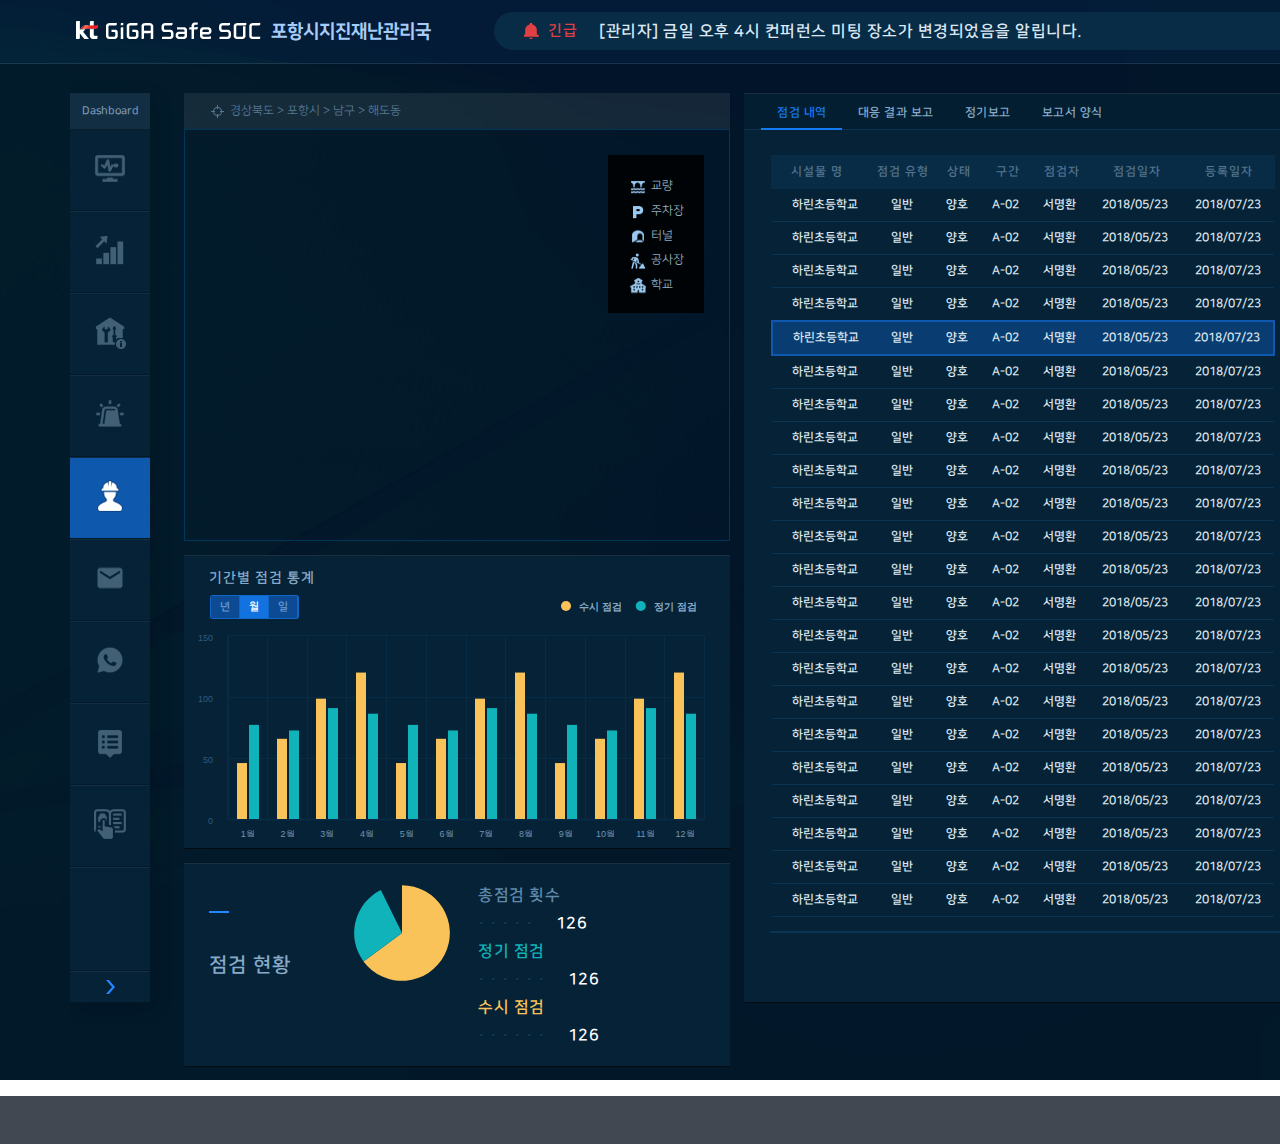
<file: check/index.html>
<!DOCTYPE html>
<html lang="ko">
<head>
	<meta http-equiv="Content-Type" content="text/html; charset=utf-8" />
	<meta http-equiv="X-UA-Compatible" content="IE=edge" />
	<meta name="keywords" content="KT" />
	<meta name="description" content="KT" />
	<title>GiGA Safe SOC</title>
	<link rel="stylesheet" href="../common/css/common.css" type="text/css">
	<link rel="stylesheet" href="./css/style.css" type="text/css">
	<link rel="stylesheet" href="../common/css/bootstrap/bootstrap.min.css" type="text/css">
	<link rel="stylesheet" href="../common/css/jquery.mCustomScrollbar.css" type="text/css">
	<link rel="stylesheet" href="../common/css/select/selectric.css" type="text/css">
	<link rel="stylesheet" href="../common/css/datepicker/jquery-ui.css" type="text/css">
	<script src="../common/js/jquery-3.3.1.min.js"></script>
	<script src="../common/js/popper.min.js"></script>
	<script src="../common/js/bootstrap.min.js"></script>
	<script src="../common/js/jquery.mCustomScrollbar.concat.min.js"></script>
	<script src="../common/js/select/jquery.selectric.js"></script>
	<script src="../common/js/marquee/jquery.marquee.min.js"></script>
	<script src="../common/js/highcharts/highcharts.js"></script>
	<script src="../common/js/datepicker/jquery-ui.js"></script>
	<script src="./js/check.js"></script>
	<script src="../common/js/main.js"></script>
</head>
<body class="body">
	<div id="wrap">
		<header id="header">
			<h1 class="logo">
				<img src="../common/img/00_logo.png" alt="KT GIGA Safe SOC 로고 이미지">
			</h1>
			<h2 class="service_nm">포항시지진재난관리국</h2>
			<div class="alert alert-dismissible fade show noti_alert" role="alert">
				<span class="emergency">긴급</span>
			  	[관리자] 금일 오후 4시 컨퍼런스 미팅 장소가 변경되었음을 알립니다.
			  <button type="button" class="close" data-dismiss="alert" aria-label="Close">
			    <span aria-hidden="true">&times;</span>
			  </button>
			</div>
			<div class="func">
				<a class="btn_admin" data-toggle="modal" data-target="#chg_admin_modal"></a>
				<a class="btn_disaster_mode" data-toggle="modal" data-target="#mode_modal"></a>
				<div class="alarm">
					<a href="#" class="alarm_popover">
						<img src="../common/img/00_GNB_icon_alram.png" alt="알람 아이콘 이미지">
						<span class="badge badge-danger alarm_badge">14</span>
					</a>
				</div>
				<div id="popover_content">
					<table class="eve_alarm_table">
						<colgroup>
							<col style="width:60px" />
							<col style="width:75px" />
							<col style="width:35px" />
							<col style="width:50px" />
							<col style="width:80px" />
							<col style="width:35px" />
						</colgroup>
						<thead>
							<tr>
								<th>시설물 명</th>
								<th>이벤트 명</th>
								<th>등급</th>
								<th>발생 위치</th>
								<th>발생일시</th>
								<th>상태</th>
							</tr>
						</thead>
					</table>
					<div class="table_box">
						<table class="eve_alarm_table">
							<colgroup>
								<col style="width:60px" />
								<col style="width:75px" />
								<col style="width:35px" />
								<col style="width:50px" />
								<col style="width:80px" />
								<col style="width:35px" />
							</colgroup>
							<tbody>
								<tr>
									<td>화태대교</td>
									<td>가속도 임계</td>
									<td>경계</td>
									<td>A-03</td>
									<td>2018/04/23</td>
									<td>발생</td>
								</tr>
								<tr>
									<td>화태대교</td>
									<td>가속도 임계</td>
									<td>경계</td>
									<td>A-03</td>
									<td>2018/04/23</td>
									<td>발생</td>
								</tr>
								<tr>
									<td>화태대교</td>
									<td>가속도 임계</td>
									<td>경계</td>
									<td>A-03</td>
									<td>2018/04/23</td>
									<td>발생</td>
								</tr>
								<tr>
									<td>화태대교</td>
									<td>가속도 임계</td>
									<td>경계</td>
									<td>A-03</td>
									<td>2018/04/23</td>
									<td>발생</td>
								</tr>
								<tr>
									<td>화태대교</td>
									<td>가속도 임계</td>
									<td>경계</td>
									<td>A-03</td>
									<td>2018/04/23</td>
									<td>발생</td>
								</tr>
								<tr>
									<td>화태대교</td>
									<td>가속도 임계</td>
									<td>경계</td>
									<td>A-03</td>
									<td>2018/04/23</td>
									<td>발생</td>
								</tr>
								<tr>
									<td>화태대교</td>
									<td>가속도 임계</td>
									<td>경계</td>
									<td>A-03</td>
									<td>2018/04/23</td>
									<td>발생</td>
								</tr>
							</tbody>
						</table>
					</div>
				</div>
				<div class="user">
					<span class="user_id">KT admin</span>
					<a class="user_state">Logout</a>
				</div>
			</div>
		</header>
		<section id="container">
			<div class="menu">
				<span class="menu_tit">Dashboard</span>
				<div id="gnb">
					<ul>
						<li class="stats_mor">
							<a href="../statistics/index.html">통계 모니터링</a>
						</li>
						<li class="rt_mor">
							<a href="../realtime/index.html">실시간 모니터링</a>
						</li>
						<li class="fa_info">
							<a href="../facility/index.html">시설물 정보</a>
						</li>
						<li class="eve_info">
							<a href="../event/index.html">이벤트 정보</a>
						</li>
						<li class="chk_info active">
							<a href="#">점검 정보</a>
						</li>
						<li class="sms_info">
							<a href="../sms/index.html">SMS 정보</a>
						</li>
						<li class="voc_info">
							<a href="../voc/index.html">VOC 정보</a>
						</li>
						<li class="noti">
							<a href="../notice/index.html">공지사항</a>
						</li>
						<li class="menual last_list">
							<a href="#">매뉴얼</a>
						</li>
					</ul>
				</div>
				<button class="show_hide_arrow"></button>
			</div>
			<div class="content_wrap">
				<div class="left_side_wrap">
					<div class="map_wrap">
						<div class="map_header">
							<p class="map_location">경상북도 > 포항시 > 남구 > 해도동</p>
							<button class="btn_show_list"></button>
						</div>
						<div class="map">
							<div class="legend">
								<ul>
									<li class="icon_bridge">교량</li>
									<li class="icon_parking">주차장</li>
									<li class="icon_tunnel">터널</li>
									<li class="icon_cons">공사장</li>
									<li class="icon_school">학교</li>
								</ul>
							</div>
						</div>
					</div>
					<div class="check_sta">
						<span class="con_tit">기간별 점검 통계</span>	
						<ul class="select_period">
							<li><button>년</button></li>
							<li><button class="active">월</button></li>
							<li><button>일</button></li>
						</ul>
						<div class="graph" id="check_graph"></div>
					</div> <!-- 기간별 점검 통계 -->
					<div class="check_status">
						<span class="tit">점검 현황</span>
						<div class="graph" id="check_status_graph"></div>
						<div class="status_data">
							<dl>
								<dt class="total">총점검 횟수</dt>
								<dd><span class="middot">&middot; &middot; &middot; &middot; &middot;</span>126</dd>
							</dl>
							<dl>
								<dt class="routine">정기 점검</dt>
								<dd><span class="middot">&middot; &middot; &middot; &middot; &middot; &middot;</span>126</dd>
							</dl>
							<dl>
								<dt class="fre">수시 점검</dt>
								<dd><span class="middot">&middot; &middot; &middot; &middot; &middot; &middot;</span>126</dd>
							</dl>
						</div>
					</div> <!-- 점검 현황 -->
				</div>
				<div class="data_wrap">
					<ul class="tab">
						<li><a href="#check" class="active">점검 내역</a></li>
						<li><a href="#action_result_report">대응 결과 보고</a></li>
						<li><a href="#routine_report">정기보고</a></li>
						<li><a href="#report_form">보고서 양식</a></li>
					</ul>
					<div class="cons">
						<div class="tab_con" id="check">
							<div class="con_left">
								<table class="chk_table">
									<colgroup>
										<col style="width:102px"/>
										<col style="width:64px"/>
										<col style="width:50px"/>
										<col style="width:50px"/>
										<col style="width:60px"/>
										<col style="width:94px"/>
										<col style="width:94px"/>
									</colgroup>
									<thead>
										<tr>
											<th>시설물 명</th>
											<th>점검 유형</th>
											<th>상태</th>
											<th>구간</th>
											<th>점검자</th>
											<th>점검일자</th>
											<th>등록일자</th>
										</tr>
									</thead>
								</table>
								<div class="table_box mCustomScrollbar">
									<table class="chk_table">
										<colgroup>
											<col style="width:102px"/>
											<col style="width:64px"/>
											<col style="width:50px"/>
											<col style="width:50px"/>
											<col style="width:60px"/>
											<col style="width:94px"/>
											<col style="width:94px"/>
										</colgroup>
										<tbody>
											<tr>
												<td>하린초등학교</td>
												<td>일반</td>
												<td>양호</td>
												<td>A-02</td>
												<td>서명환</td>
												<td>2018/05/23</td>
												<td>2018/07/23</td>
											</tr>
											<tr>
												<td>하린초등학교</td>
												<td>일반</td>
												<td>양호</td>
												<td>A-02</td>
												<td>서명환</td>
												<td>2018/05/23</td>
												<td>2018/07/23</td>
											</tr>
											<tr>
												<td>하린초등학교</td>
												<td>일반</td>
												<td>양호</td>
												<td>A-02</td>
												<td>서명환</td>
												<td>2018/05/23</td>
												<td>2018/07/23</td>
											</tr>
											<tr>
												<td>하린초등학교</td>
												<td>일반</td>
												<td>양호</td>
												<td>A-02</td>
												<td>서명환</td>
												<td>2018/05/23</td>
												<td>2018/07/23</td>
											</tr>
											<tr class="active">
												<td>하린초등학교</td>
												<td>일반</td>
												<td>양호</td>
												<td>A-02</td>
												<td>서명환</td>
												<td>2018/05/23</td>
												<td>2018/07/23</td>
											</tr>
											<tr>
												<td>하린초등학교</td>
												<td>일반</td>
												<td>양호</td>
												<td>A-02</td>
												<td>서명환</td>
												<td>2018/05/23</td>
												<td>2018/07/23</td>
											</tr>
											<tr>
												<td>하린초등학교</td>
												<td>일반</td>
												<td>양호</td>
												<td>A-02</td>
												<td>서명환</td>
												<td>2018/05/23</td>
												<td>2018/07/23</td>
											</tr>
											<tr>
												<td>하린초등학교</td>
												<td>일반</td>
												<td>양호</td>
												<td>A-02</td>
												<td>서명환</td>
												<td>2018/05/23</td>
												<td>2018/07/23</td>
											</tr>
											<tr>
												<td>하린초등학교</td>
												<td>일반</td>
												<td>양호</td>
												<td>A-02</td>
												<td>서명환</td>
												<td>2018/05/23</td>
												<td>2018/07/23</td>
											</tr>
											<tr>
												<td>하린초등학교</td>
												<td>일반</td>
												<td>양호</td>
												<td>A-02</td>
												<td>서명환</td>
												<td>2018/05/23</td>
												<td>2018/07/23</td>
											</tr>
											<tr>
												<td>하린초등학교</td>
												<td>일반</td>
												<td>양호</td>
												<td>A-02</td>
												<td>서명환</td>
												<td>2018/05/23</td>
												<td>2018/07/23</td>
											</tr>
											<tr>
												<td>하린초등학교</td>
												<td>일반</td>
												<td>양호</td>
												<td>A-02</td>
												<td>서명환</td>
												<td>2018/05/23</td>
												<td>2018/07/23</td>
											</tr>
											<tr>
												<td>하린초등학교</td>
												<td>일반</td>
												<td>양호</td>
												<td>A-02</td>
												<td>서명환</td>
												<td>2018/05/23</td>
												<td>2018/07/23</td>
											</tr>
											<tr>
												<td>하린초등학교</td>
												<td>일반</td>
												<td>양호</td>
												<td>A-02</td>
												<td>서명환</td>
												<td>2018/05/23</td>
												<td>2018/07/23</td>
											</tr>
											<tr>
												<td>하린초등학교</td>
												<td>일반</td>
												<td>양호</td>
												<td>A-02</td>
												<td>서명환</td>
												<td>2018/05/23</td>
												<td>2018/07/23</td>
											</tr>
											<tr>
												<td>하린초등학교</td>
												<td>일반</td>
												<td>양호</td>
												<td>A-02</td>
												<td>서명환</td>
												<td>2018/05/23</td>
												<td>2018/07/23</td>
											</tr>
											<tr>
												<td>하린초등학교</td>
												<td>일반</td>
												<td>양호</td>
												<td>A-02</td>
												<td>서명환</td>
												<td>2018/05/23</td>
												<td>2018/07/23</td>
											</tr>
											<tr>
												<td>하린초등학교</td>
												<td>일반</td>
												<td>양호</td>
												<td>A-02</td>
												<td>서명환</td>
												<td>2018/05/23</td>
												<td>2018/07/23</td>
											</tr>
											<tr>
												<td>하린초등학교</td>
												<td>일반</td>
												<td>양호</td>
												<td>A-02</td>
												<td>서명환</td>
												<td>2018/05/23</td>
												<td>2018/07/23</td>
											</tr>
											<tr>
												<td>하린초등학교</td>
												<td>일반</td>
												<td>양호</td>
												<td>A-02</td>
												<td>서명환</td>
												<td>2018/05/23</td>
												<td>2018/07/23</td>
											</tr>
											<tr>
												<td>하린초등학교</td>
												<td>일반</td>
												<td>양호</td>
												<td>A-02</td>
												<td>서명환</td>
												<td>2018/05/23</td>
												<td>2018/07/23</td>
											</tr>
											<tr>
												<td>하린초등학교</td>
												<td>일반</td>
												<td>양호</td>
												<td>A-02</td>
												<td>서명환</td>
												<td>2018/05/23</td>
												<td>2018/07/23</td>
											</tr>
											<tr>
												<td>하린초등학교</td>
												<td>일반</td>
												<td>양호</td>
												<td>A-02</td>
												<td>서명환</td>
												<td>2018/05/23</td>
												<td>2018/07/23</td>
											</tr>
											<tr>
												<td>하린초등학교</td>
												<td>일반</td>
												<td>양호</td>
												<td>A-02</td>
												<td>서명환</td>
												<td>2018/05/23</td>
												<td>2018/07/23</td>
											</tr>
											<tr>
												<td>하린초등학교</td>
												<td>일반</td>
												<td>양호</td>
												<td>A-02</td>
												<td>서명환</td>
												<td>2018/05/23</td>
												<td>2018/07/23</td>
											</tr>
											<tr>
												<td>하린초등학교</td>
												<td>일반</td>
												<td>양호</td>
												<td>A-02</td>
												<td>서명환</td>
												<td>2018/05/23</td>
												<td>2018/07/23</td>
											</tr>
										</tbody>
									</table>
								</div>
							</div>
							<div class="con_right">
								<div class="check_info_wrap">
									<div class="tit_box">
										<span>점검 정보_은빈대교</span>
									</div>
									<table class="form_table">
										<colgroup>
											<col style="width:88px"/>
											<col style="width:159px"/>
											<col style="width:88px"/>
											<col style="width:159px"/>
										</colgroup>
										<tbody>
											<tr>
												<th>점검자</th>
												<td><input type="text"></td>
												<th>점검일자</th>
												<td><input type="text"></td>
											</tr>
											<tr>
												<th>점검유형</th>
												<td>
													<select>
														<option value="유형 1" selected="selected">유형 1</option>
														<option value="유형 2">유형 2</option>
													</select>
												</td>
												<th>점검사유</th>
												<td><input type="text"></td>
											</tr>
											<tr>
												<th>시설유형</th>
												<td><input type="text"></td>
												<th>시설명</th>
												<td><input type="text"></td>
											</tr>
											<tr>
												<th>센서</th>
												<td colspan="3"><input type="text"></td>
											</tr>
											<tr>
												<th>위치</th>
												<td colspan="3"><input type="text"></td>
											</tr>
											<tr>
												<th>서식종류</th>
												<td colspan="3">
													<select>
														<option value="서식종류 1" selected="selected">서식종류 1</option>
														<option value="서식종류 2">서식종류 2</option>
													</select>
												</td>
											</tr>
										</tbody>
									</table>
								</div>
								<div class="check_items_wrap">
									<div class="tit_box">
										<span>점검 항목_A-02</span>
									</div>
									<div class="check_items">
										<ul>
											<li>
												<p class="item_tit">1. 상부 과다하중에 의한 처짐 상태가 양호한가?</p>
												<div class="radio_wrap">
													<label for="item01-1">
														<input type="radio" name="item01" id="item01-1">
														정상
													</label>
													<label for="item01-2">
														<input type="radio" name="item01" id="item01-2">
														비정상
													</label>
													<label for="item01-3">
														<input type="radio" name="item01" id="item01-3">
														점검 필요
													</label>
													<div class="item_etc">
														<label for="item01-4" class="mgr0">
															<input type="radio" name="item01" id="item01-4">
															기타
														</label>
														<input type="text" class="input">
													</div>
												</div>
											</li>
											<li>
												<p class="item_tit">2. 기둥 및 벽채 마감제 규열상태는 양호한가?</p>
												<div class="radio_wrap">
													<label for="item02-1">
														<input type="radio" name="item02" id="item02-1">
														정상
													</label>
													<label for="item02-2">
														<input type="radio" name="item02" id="item02-2">
														비정상
													</label>
													<label for="item02-3">
														<input type="radio" name="item02" id="item02-3">
														점검 필요
													</label>
													<div class="item_etc">
														<label for="item02-4" class="mgr0">
															<input type="radio" name="item02" id="item02-4">
															기타
														</label>
														<input type="text" class="input">
													</div>
												</div>
											</li>
											<li>
												<p class="item_tit">3. 지붕 배수로 부분 물고임, 누수현상은 없는가?</p>
												<div class="radio_wrap">
													<label for="item03-1">
														<input type="radio" name="item01" id="item03-1">
														정상
													</label>
													<label for="item03-2">
														<input type="radio" name="item01" id="item03-2">
														비정상
													</label>
													<label for="item03-3">
														<input type="radio" name="item01" id="item03-3">
														점검 필요
													</label>
													<div class="item_etc">
														<label for="item03-4" class="mgr0">
															<input type="radio" name="item03" id="item03-4">
															기타
														</label>
														<input type="text" class="input">
													</div>
												</div>
											</li>
											<li>
												<p class="item_tit">4. 배수 시설 상태는 양호한가?</p>
												<div class="radio_wrap">
													<label for="item04-1">
														<input type="radio" name="item04" id="item04-1">
														정상
													</label>
													<label for="item04-2">
														<input type="radio" name="item04" id="item04-2">
														비정상
													</label>
													<label for="item04-3">
														<input type="radio" name="item04" id="item04-3">
														점검 필요
													</label>
													<div class="item_etc">
														<label for="item04-4" class="mgr0">
															<input type="radio" name="item04" id="item04-4">
															기타
														</label>
														<input type="text" class="input">
													</div>
												</div>
											</li>
											<li>
												<p class="item_tit">5. 균열이 발생한 곳이 있는가? 있다면 기타에 체크 후 수치를 적어주십시오.</p>
												<div class="radio_wrap">
													<label for="item05-1">
														<input type="radio" name="item05" id="item05-1">
														정상
													</label>
													<label for="item05-2">
														<input type="radio" name="item05" id="item05-2">
														비정상
													</label>
													<label for="item05-3">
														<input type="radio" name="item05" id="item05-3">
														점검 필요
													</label>
													<div class="item_etc">
														<label for="item05-4" class="mgr0">
															<input type="radio" name="item05" id="item05-4">
															기타
														</label>
														<input type="text" class="input">
													</div>
												</div>
											</li>
											<li>
												<p class="item_tit">6. 철근 및 상면 부식으로 인한 콘크리트 상태는 보수가 필요한가?</p>
												<div class="radio_wrap">
													<label for="item06-1">
														<input type="radio" name="item06" id="item06-1">
														정상
													</label>
													<label for="item06-2">
														<input type="radio" name="item06" id="item06-2">
														비정상
													</label>
													<label for="item06-3">
														<input type="radio" name="item06" id="item06-3">
														점검 필요
													</label>
													<div class="item_etc">
														<label for="item06-4" class="mgr0">
															<input type="radio" name="item06" id="item06-4">
															기타
														</label>
														<input type="text" class="input">
													</div>
												</div>
											</li>
										</ul>
									</div>
								</div>
							</div>
						</div> <!-- 점검 내역 -->
						<div class="tab_con" id="action_result_report">
							<div class="con_left">
								<table class="chk_table">
									<colgroup>
										<col style="width:122px"/>
										<col style="width:78px"/>
										<col style="width:68px"/>
										<col style="width:94px"/>
										<col style="width:48px"/>
										<col style="width:84px"/>
									</colgroup>
									<thead>
										<tr>
											<th>보고서 No.</th>
											<th>이벤트 명</th>
											<th>시설물 명</th>
											<th>보고서 제목</th>
											<th>작성자</th>
											<th>보고일</th>
										</tr>
									</thead>
								</table>
								<div class="table_box mCustomScrollbar">
									<table class="chk_table">
										<colgroup>
											<col style="width:122px"/>
											<col style="width:78px"/>
											<col style="width:68px"/>
											<col style="width:94px"/>
											<col style="width:48px"/>
											<col style="width:84px"/>
										</colgroup>
										<tbody>
											<tr>
												<td>BR-20180707-1</td>
												<td>가속도 임계</td>
												<td>은빈대교</td>
												<td>이벤트 대응 완료</td>
												<td>서명환</td>
												<td>2018/05/23</td>
											</tr>
											<tr>
												<td>BR-20180707-1</td>
												<td>가속도 임계</td>
												<td>은빈대교</td>
												<td>이벤트 대응 완료</td>
												<td>서명환</td>
												<td>2018/05/23</td>
											</tr>
											<tr>
												<td>BR-20180707-1</td>
												<td>가속도 임계</td>
												<td>은빈대교</td>
												<td>이벤트 대응 완료</td>
												<td>서명환</td>
												<td>2018/05/23</td>
											</tr>
											<tr>
												<td>BR-20180707-1</td>
												<td>가속도 임계</td>
												<td>은빈대교</td>
												<td>이벤트 대응 완료</td>
												<td>서명환</td>
												<td>2018/05/23</td>
											</tr>
											<tr>
												<td>BR-20180707-1</td>
												<td>가속도 임계</td>
												<td>은빈대교</td>
												<td>이벤트 대응 완료</td>
												<td>서명환</td>
												<td>2018/05/23</td>
											</tr>
											<tr>
												<td>BR-20180707-1</td>
												<td>가속도 임계</td>
												<td>은빈대교</td>
												<td>이벤트 대응 완료</td>
												<td>서명환</td>
												<td>2018/05/23</td>
											</tr>
											<tr class="active">
												<td>BR-20180707-1</td>
												<td>가속도 임계</td>
												<td>은빈대교</td>
												<td>이벤트 대응 완료</td>
												<td>서명환</td>
												<td>2018/05/23</td>
											</tr>
											<tr>
												<td>BR-20180707-1</td>
												<td>가속도 임계</td>
												<td>은빈대교</td>
												<td>이벤트 대응 완료</td>
												<td>서명환</td>
												<td>2018/05/23</td>
											</tr>
											<tr>
												<td>BR-20180707-1</td>
												<td>가속도 임계</td>
												<td>은빈대교</td>
												<td>이벤트 대응 완료</td>
												<td>서명환</td>
												<td>2018/05/23</td>
											</tr>
											<tr>
												<td>BR-20180707-1</td>
												<td>가속도 임계</td>
												<td>은빈대교</td>
												<td>이벤트 대응 완료</td>
												<td>서명환</td>
												<td>2018/05/23</td>
											</tr><tr>
												<td>BR-20180707-1</td>
												<td>가속도 임계</td>
												<td>은빈대교</td>
												<td>이벤트 대응 완료</td>
												<td>서명환</td>
												<td>2018/05/23</td>
											</tr>
											<tr>
												<td>BR-20180707-1</td>
												<td>가속도 임계</td>
												<td>은빈대교</td>
												<td>이벤트 대응 완료</td>
												<td>서명환</td>
												<td>2018/05/23</td>
											</tr>
											<tr>
												<td>BR-20180707-1</td>
												<td>가속도 임계</td>
												<td>은빈대교</td>
												<td>이벤트 대응 완료</td>
												<td>서명환</td>
												<td>2018/05/23</td>
											</tr>
											<tr>
												<td>BR-20180707-1</td>
												<td>가속도 임계</td>
												<td>은빈대교</td>
												<td>이벤트 대응 완료</td>
												<td>서명환</td>
												<td>2018/05/23</td>
											</tr>
											<tr>
												<td>BR-20180707-1</td>
												<td>가속도 임계</td>
												<td>은빈대교</td>
												<td>이벤트 대응 완료</td>
												<td>서명환</td>
												<td>2018/05/23</td>
											</tr>
											<tr>
												<td>BR-20180707-1</td>
												<td>가속도 임계</td>
												<td>은빈대교</td>
												<td>이벤트 대응 완료</td>
												<td>서명환</td>
												<td>2018/05/23</td>
											</tr>
											<tr>
												<td>BR-20180707-1</td>
												<td>가속도 임계</td>
												<td>은빈대교</td>
												<td>이벤트 대응 완료</td>
												<td>서명환</td>
												<td>2018/05/23</td>
											</tr>
											<tr>
												<td>BR-20180707-1</td>
												<td>가속도 임계</td>
												<td>은빈대교</td>
												<td>이벤트 대응 완료</td>
												<td>서명환</td>
												<td>2018/05/23</td>
											</tr>
											<tr>
												<td>BR-20180707-1</td>
												<td>가속도 임계</td>
												<td>은빈대교</td>
												<td>이벤트 대응 완료</td>
												<td>서명환</td>
												<td>2018/05/23</td>
											</tr>
											<tr>
												<td>BR-20180707-1</td>
												<td>가속도 임계</td>
												<td>은빈대교</td>
												<td>이벤트 대응 완료</td>
												<td>서명환</td>
												<td>2018/05/23</td>
											</tr>
											<tr>
												<td>BR-20180707-1</td>
												<td>가속도 임계</td>
												<td>은빈대교</td>
												<td>이벤트 대응 완료</td>
												<td>서명환</td>
												<td>2018/05/23</td>
											</tr>
											<tr>
												<td>BR-20180707-1</td>
												<td>가속도 임계</td>
												<td>은빈대교</td>
												<td>이벤트 대응 완료</td>
												<td>서명환</td>
												<td>2018/05/23</td>
											</tr>
											<tr>
												<td>BR-20180707-1</td>
												<td>가속도 임계</td>
												<td>은빈대교</td>
												<td>이벤트 대응 완료</td>
												<td>서명환</td>
												<td>2018/05/23</td>
											</tr>
											<tr>
												<td>BR-20180707-1</td>
												<td>가속도 임계</td>
												<td>은빈대교</td>
												<td>이벤트 대응 완료</td>
												<td>서명환</td>
												<td>2018/05/23</td>
											</tr>
											<tr>
												<td>BR-20180707-1</td>
												<td>가속도 임계</td>
												<td>은빈대교</td>
												<td>이벤트 대응 완료</td>
												<td>서명환</td>
												<td>2018/05/23</td>
											</tr>
											<tr>
												<td>BR-20180707-1</td>
												<td>가속도 임계</td>
												<td>은빈대교</td>
												<td>이벤트 대응 완료</td>
												<td>서명환</td>
												<td>2018/05/23</td>
											</tr>
											<tr>
												<td>BR-20180707-1</td>
												<td>가속도 임계</td>
												<td>은빈대교</td>
												<td>이벤트 대응 완료</td>
												<td>서명환</td>
												<td>2018/05/23</td>
											</tr>
										</tbody>
									</table>
								</div>
							</div>
							<div class="con_right">
								<div class="result_wrap">
									<div class="tit_box">
										<span>이벤트 결과 보고서</span>
									</div>
									<table class="form_table btm_style">
										<colgroup>
											<col style="width:88px"/>
											<col style="width:159px"/>
											<col style="width:88px"/>
											<col style="width:159px"/>
										</colgroup>
										<tbody>
											<tr>
												<th>보고 이벤트</th>
												<td colspan="3">
													<div class="input-group">
													  <input type="text" class="form-control">
													  <div class="input-group-append">
													    <span class="input-group-text" data-toggle="modal" data-target="#event_search_modal"></span>
													  </div>
													</div>
												</td>
											</tr>
											<tr>
												<th>작성자</th>
												<td><input type="text"></td>
												<th>작성일</th>
												<td><input type="text"></td>
											</tr>
											<tr>
												<th>보고서 No</th>
												<td colspan="3"><input type="text"></td>
											</tr>
										</tbody>
									</table>
									<table class="form_table">
										<colgroup>
											<col style="width:88px"/>
											<col style="width:159px"/>
											<col style="width:88px"/>
											<col style="width:159px"/>
										</colgroup>
										<tbody>
											<tr>
												<th>제목</th>
												<td colspan="3" class="colspan"><input type="text"></td>
											</tr>
											<tr>
												<th>유형</th>
												<td><input type="text"></td>
												<th>시설물 명</th>
												<td><input type="text"></td>
											</tr>
											<tr>
												<th>발생일자</th>
												<td><input type="text"></td>
												<th>센서 종류</th>
												<td><input type="text"></td>
											</tr>
											<tr>
												<th>발생 구간</th>
												<td colspan="3" class="colspan"><input type="text"></td>
											</tr>
											<tr>
												<th>장애 내용</th>
												<td colspan="3" class="colspan"><textarea cols="30" rows="10"></textarea></td>
											</tr>
											<tr>
												<th>참고 자료</th>
												<td colspan="3" class="colspan"><input type="text"></td>
											</tr>
										</tbody>
									</table>
								</div>
								<div class="check_items_wrap">
								</div>
							</div>
						</div> <!-- 대응 결과 보고 -->
						<div class="tab_con" id="routine_report">
							<div class="con_left">
								<table class="chk_table">
									<colgroup>
										<col style="width:131px"/>
										<col style="width:78px"/>
										<col style="width:132px"/>
										<col style="width:54px"/>
										<col style="width:109px"/>
									</colgroup>
									<thead>
										<tr>
											<th>보고서 No.</th>
											<th>보고 유형</th>
											<th>보고서 제목</th>
											<th>작성자</th>
											<th>보고일</th>
										</tr>
									</thead>
								</table>
								<div class="table_box mCustomScrollbar">
									<table class="chk_table">
										<colgroup>
											<col style="width:131px"/>
											<col style="width:78px"/>
											<col style="width:132px"/>
											<col style="width:54px"/>
											<col style="width:109px"/>
										</colgroup>
										<tbody>
											<tr>
												<td>BR-20180707-1</td>
												<td>월간 보고</td>
												<td>이벤트 대응 완료</td>
												<td>서명환</td>
												<td>2018/05/23</td>
											</tr>
											<tr>
												<td>BR-20180707-1</td>
												<td>월간 보고</td>
												<td>이벤트 대응 완료</td>
												<td>서명환</td>
												<td>2018/05/23</td>
											</tr>
											<tr>
												<td>BR-20180707-1</td>
												<td>월간 보고</td>
												<td>이벤트 대응 완료</td>
												<td>서명환</td>
												<td>2018/05/23</td>
											</tr>
											<tr>
												<td>BR-20180707-1</td>
												<td>월간 보고</td>
												<td>이벤트 대응 완료</td>
												<td>서명환</td>
												<td>2018/05/23</td>
											</tr>
											<tr>
												<td>BR-20180707-1</td>
												<td>월간 보고</td>
												<td>이벤트 대응 완료</td>
												<td>서명환</td>
												<td>2018/05/23</td>
											</tr>
											<tr>
												<td>BR-20180707-1</td>
												<td>월간 보고</td>
												<td>이벤트 대응 완료</td>
												<td>서명환</td>
												<td>2018/05/23</td>
											</tr><tr>
												<td>BR-20180707-1</td>
												<td>월간 보고</td>
												<td>이벤트 대응 완료</td>
												<td>서명환</td>
												<td>2018/05/23</td>
											</tr>
											<tr>
												<td>BR-20180707-1</td>
												<td>월간 보고</td>
												<td>이벤트 대응 완료</td>
												<td>서명환</td>
												<td>2018/05/23</td>
											</tr>
											<tr>
												<td>BR-20180707-1</td>
												<td>월간 보고</td>
												<td>이벤트 대응 완료</td>
												<td>서명환</td>
												<td>2018/05/23</td>
											</tr>
											<tr>
												<td>BR-20180707-1</td>
												<td>월간 보고</td>
												<td>이벤트 대응 완료</td>
												<td>서명환</td>
												<td>2018/05/23</td>
											</tr>
											<tr>
												<td>BR-20180707-1</td>
												<td>월간 보고</td>
												<td>이벤트 대응 완료</td>
												<td>서명환</td>
												<td>2018/05/23</td>
											</tr>
											<tr>
												<td>BR-20180707-1</td>
												<td>월간 보고</td>
												<td>이벤트 대응 완료</td>
												<td>서명환</td>
												<td>2018/05/23</td>
											</tr>
											<tr>
												<td>BR-20180707-1</td>
												<td>월간 보고</td>
												<td>이벤트 대응 완료</td>
												<td>서명환</td>
												<td>2018/05/23</td>
											</tr>
											<tr>
												<td>BR-20180707-1</td>
												<td>월간 보고</td>
												<td>이벤트 대응 완료</td>
												<td>서명환</td>
												<td>2018/05/23</td>
											</tr>
											<tr>
												<td>BR-20180707-1</td>
												<td>월간 보고</td>
												<td>이벤트 대응 완료</td>
												<td>서명환</td>
												<td>2018/05/23</td>
											</tr>
											<tr>
												<td>BR-20180707-1</td>
												<td>월간 보고</td>
												<td>이벤트 대응 완료</td>
												<td>서명환</td>
												<td>2018/05/23</td>
											</tr>
											<tr>
												<td>BR-20180707-1</td>
												<td>월간 보고</td>
												<td>이벤트 대응 완료</td>
												<td>서명환</td>
												<td>2018/05/23</td>
											</tr>
											<tr>
												<td>BR-20180707-1</td>
												<td>월간 보고</td>
												<td>이벤트 대응 완료</td>
												<td>서명환</td>
												<td>2018/05/23</td>
											</tr>
											<tr>
												<td>BR-20180707-1</td>
												<td>월간 보고</td>
												<td>이벤트 대응 완료</td>
												<td>서명환</td>
												<td>2018/05/23</td>
											</tr>
											<tr>
												<td>BR-20180707-1</td>
												<td>월간 보고</td>
												<td>이벤트 대응 완료</td>
												<td>서명환</td>
												<td>2018/05/23</td>
											</tr>
											<tr>
												<td>BR-20180707-1</td>
												<td>월간 보고</td>
												<td>이벤트 대응 완료</td>
												<td>서명환</td>
												<td>2018/05/23</td>
											</tr>
											<tr>
												<td>BR-20180707-1</td>
												<td>월간 보고</td>
												<td>이벤트 대응 완료</td>
												<td>서명환</td>
												<td>2018/05/23</td>
											</tr>
											<tr>
												<td>BR-20180707-1</td>
												<td>월간 보고</td>
												<td>이벤트 대응 완료</td>
												<td>서명환</td>
												<td>2018/05/23</td>
											</tr>
											<tr>
												<td>BR-20180707-1</td>
												<td>월간 보고</td>
												<td>이벤트 대응 완료</td>
												<td>서명환</td>
												<td>2018/05/23</td>
											</tr>
											<tr>
												<td>BR-20180707-1</td>
												<td>월간 보고</td>
												<td>이벤트 대응 완료</td>
												<td>서명환</td>
												<td>2018/05/23</td>
											</tr>
											<tr>
												<td>BR-20180707-1</td>
												<td>월간 보고</td>
												<td>이벤트 대응 완료</td>
												<td>서명환</td>
												<td>2018/05/23</td>
											</tr>
										</tbody>
									</table>
								</div>
							</div>
							<div class="con_right">
								<div class="result_wrap routine_report">
									<div class="tit_box">
										<span>정기 보고서</span>
									</div>
									<table class="form_table">
										<colgroup>
											<col style="width:88px"/>
											<col style="width:159px"/>
											<col style="width:88px"/>
											<col style="width:159px"/>
										</colgroup>
										<tbody>
											<tr>
												<th>보고서 No</th>
												<td colspan="3"><input type="text"></td>
											</tr>
											<tr>
												<th>작성자</th>
												<td><input type="text"></td>
												<th>작성일</th>
												<td><input type="text"></td>
											</tr>
											<tr>
												<th>보고 유형</th>
												<td colspan="3"><input type="text"></td>
											</tr>
											<tr>
												<th>안전등급</th>
												<td colspan="3" class="colspan">
													<select>
														<option value="A 등급" selected="selected">A 등급</option>
														<option value="B 등급">B 등급</option>
														<option value="C 등급">C 등급</option>
														<option value="D 등급">D 등급</option>
														<option value="E 등급">E 등급</option>
													</select>
												</td>
											</tr>
											<tr>
												<th>제목</th>
												<td colspan="3" class="colspan"><input type="text"></td>
											</tr>
											<tr>
												<th>내용</th>
												<td colspan="3" class="colspan"><textarea cols="30" rows="10"></textarea></td>
											</tr>
											<tr>
												<th>참고 자료</th>
												<td colspan="3">
													<div class="input-group">
													  <input type="text" class="form-control" readonly>
													  <div class="input-group-append">
													    <span class="input-group-text upload" id="basic-addon2"></span>
													  </div>
													</div>
												</td>
											</tr>
										</tbody>
									</table>
								</div>
							</div>
						</div> <!-- 정기 보고 -->
						<button class="btn_confirm">확인</button>
					</div> <!-- class="cons" -->
				</div>
			</div>
			<div class="modal fade" id="event_search_modal">
				<div class="modal-dialog">
				    <div class="modal-content">
				      <div class="modal-body">
				      	<span class="tit">보고 이벤트 검색</span>
				      	<div class="search_box">
				      		<label>시설물 명</label>
				      		<select id="select_box">
								<option value="전체1">전체 1</option>
								<option value="전체2">전체 2</option>
							</select>
							<label>발생 일시</label>
				      		<div class="calendar">
								<label class="label_from">From</label>
								<input type="text" class="from" name="from">
								<span class="calendar_icon"></span>
								<label>~</label>
								<input type="text" class="to" name="to">
								<span class="calendar_icon"></span>
							</div>
							<button class="btn_search"></button>
				      	</div>
				        <table class="eve_table">
				        	<colgroup>
				        		<col style="width:48px" />
				        		<col style="width:78px" />
				        		<col style="width:64px" />
				        		<col style="width:100px" />
				        		<col style="width:80px" />
				        		<col style="width:48px" />
				        		<col style="width:72px" />
				        		<col style="width:146px" />
				        		<col style="width:146px" />
				        	</colgroup>
				        	<thead>
				        		<tr>
				        			<th>No.</th>
				        			<th>이벤트</th>
				        			<th>지역</th>
				        			<th>시설물 명</th>
				        			<th>센서 종류</th>
				        			<th>상태</th>
				        			<th>발생 위치</th>
				        			<th>발생 일시</th>
				        			<th>처리 완료 일시</th>
				        		</tr>
				        	</thead>
				        </table>
				        <div class="table_box mCustomScrollbar">
				        	<table class="eve_table">
				        		<colgroup>
				        			<col style="width:48px" />
					        		<col style="width:78px" />
					        		<col style="width:64px" />
					        		<col style="width:100px" />
					        		<col style="width:80px" />
					        		<col style="width:48px" />
					        		<col style="width:72px" />
					        		<col style="width:146px" />
					        		<col style="width:146px" />
				        		</colgroup>
				        		<tbody>
				        			<tr>
				        				<td>1</td>
				        				<td>가속도 C 등급</td>
				        				<td>포항시 북구</td>
				        				<td>흥해초등학교</td>
				        				<td>광1축 가속계</td>
				        				<td>경계</td>
				        				<td>A-01</td>
				        				<td>2018/09/24 10:50:35</td>
				        				<td>2018/09/24 10:50:35</td>
				        			</tr>
				        			<tr>
				        				<td>1</td>
				        				<td>가속도 C 등급</td>
				        				<td>포항시 북구</td>
				        				<td>흥해초등학교</td>
				        				<td>광1축 가속계</td>
				        				<td>경계</td>
				        				<td>A-01</td>
				        				<td>2018/09/24 10:50:35</td>
				        				<td>2018/09/24 10:50:35</td>
				        			</tr>
				        			<tr>
				        				<td>1</td>
				        				<td>가속도 C 등급</td>
				        				<td>포항시 북구</td>
				        				<td>흥해초등학교</td>
				        				<td>광1축 가속계</td>
				        				<td>경계</td>
				        				<td>A-01</td>
				        				<td>2018/09/24 10:50:35</td>
				        				<td>2018/09/24 10:50:35</td>
				        			</tr>
				        			<tr>
				        				<td>1</td>
				        				<td>가속도 C 등급</td>
				        				<td>포항시 북구</td>
				        				<td>흥해초등학교</td>
				        				<td>광1축 가속계</td>
				        				<td>경계</td>
				        				<td>A-01</td>
				        				<td>2018/09/24 10:50:35</td>
				        				<td>2018/09/24 10:50:35</td>
				        			</tr>
				        			<tr>
				        				<td>1</td>
				        				<td>가속도 C 등급</td>
				        				<td>포항시 북구</td>
				        				<td>흥해초등학교</td>
				        				<td>광1축 가속계</td>
				        				<td>경계</td>
				        				<td>A-01</td>
				        				<td>2018/09/24 10:50:35</td>
				        				<td>2018/09/24 10:50:35</td>
				        			</tr>
				        			<tr>
				        				<td>1</td>
				        				<td>가속도 C 등급</td>
				        				<td>포항시 북구</td>
				        				<td>흥해초등학교</td>
				        				<td>광1축 가속계</td>
				        				<td>경계</td>
				        				<td>A-01</td>
				        				<td>2018/09/24 10:50:35</td>
				        				<td>2018/09/24 10:50:35</td>
				        			</tr>
				        			<tr>
				        				<td>1</td>
				        				<td>가속도 C 등급</td>
				        				<td>포항시 북구</td>
				        				<td>흥해초등학교</td>
				        				<td>광1축 가속계</td>
				        				<td>경계</td>
				        				<td>A-01</td>
				        				<td>2018/09/24 10:50:35</td>
				        				<td>2018/09/24 10:50:35</td>
				        			</tr>
				        			<tr>
				        				<td>1</td>
				        				<td>가속도 C 등급</td>
				        				<td>포항시 북구</td>
				        				<td>흥해초등학교</td>
				        				<td>광1축 가속계</td>
				        				<td>경계</td>
				        				<td>A-01</td>
				        				<td>2018/09/24 10:50:35</td>
				        				<td>2018/09/24 10:50:35</td>
				        			</tr>
				        			<tr>
				        				<td>1</td>
				        				<td>가속도 C 등급</td>
				        				<td>포항시 북구</td>
				        				<td>흥해초등학교</td>
				        				<td>광1축 가속계</td>
				        				<td>경계</td>
				        				<td>A-01</td>
				        				<td>2018/09/24 10:50:35</td>
				        				<td>2018/09/24 10:50:35</td>
				        			</tr>
				        			<tr>
				        				<td>1</td>
				        				<td>가속도 C 등급</td>
				        				<td>포항시 북구</td>
				        				<td>흥해초등학교</td>
				        				<td>광1축 가속계</td>
				        				<td>경계</td>
				        				<td>A-01</td>
				        				<td>2018/09/24 10:50:35</td>
				        				<td>2018/09/24 10:50:35</td>
				        			</tr>
				        			<tr>
				        				<td>1</td>
				        				<td>가속도 C 등급</td>
				        				<td>포항시 북구</td>
				        				<td>흥해초등학교</td>
				        				<td>광1축 가속계</td>
				        				<td>경계</td>
				        				<td>A-01</td>
				        				<td>2018/09/24 10:50:35</td>
				        				<td>2018/09/24 10:50:35</td>
				        			</tr>
				        			<tr>
				        				<td>1</td>
				        				<td>가속도 C 등급</td>
				        				<td>포항시 북구</td>
				        				<td>흥해초등학교</td>
				        				<td>광1축 가속계</td>
				        				<td>경계</td>
				        				<td>A-01</td>
				        				<td>2018/09/24 10:50:35</td>
				        				<td>2018/09/24 10:50:35</td>
				        			</tr>
				        			<tr>
				        				<td>1</td>
				        				<td>가속도 C 등급</td>
				        				<td>포항시 북구</td>
				        				<td>흥해초등학교</td>
				        				<td>광1축 가속계</td>
				        				<td>경계</td>
				        				<td>A-01</td>
				        				<td>2018/09/24 10:50:35</td>
				        				<td>2018/09/24 10:50:35</td>
				        			</tr>
				        		</tbody>
				        	</table>
				        </div>
				      </div>
				      <div class="modal-footer">
				        <button type="button" class="btn_input closeModal">입력</button>
				      </div>
				    </div>
				</div>
			</div> <!-- 보고 이벤트 검색 팝업 -->
			<div class="modal fade pop_style" id="mode_modal" tabindex="-1" role="dialog" aria-hidden="true">
				<div class="modal-dialog" role="document">
				  	<div class="modal-content">
						<div class="modal-body">
							<p class="content">재난 모드로 화면을<br /><strong>전환</strong>하시겠습니까?</p>
						</div>
						<div class="modal-footer">
							<button type="button" class="btn_action" onclick="location.href='../disaster/index.html'">전환하기</button>
							<button type="button" class="btn_cancle" data-dismiss="modal">취소</button>
						</div>
					</div>
				</div>
			</div> <!-- 재난 화면 전환 팝업 -->
			<div class="modal fade pop_style" id="chg_admin_modal" tabindex="-1" role="dialog" aria-hidden="true">
				<div class="modal-dialog" role="document">
				  	<div class="modal-content">
						<div class="modal-body">
							<p class="content">관리 페이지로 화면을<br /><strong>전환</strong>하시겠습니까?</p>
						</div>
						<div class="modal-footer">
							<button type="button" class="btn_action" onclick="location.href='../disaster/index.html'">전환하기</button>
							<button type="button" class="btn_cancle" data-dismiss="modal">취소</button>
						</div>
					</div>
				</div>
			</div> <!-- 관리 페이지 전환 팝업 -->
		</section>
		<footer id="footer" class="marquee">
			<p>[KBS2] 포항시 남구 연일읍 연일대교, 섬안큰다리 등 지진으로 피해 심각 지역 주민 피난 경보 발령</p>
			<p>[조선일보] 주민 대피에 혼선이 잇따라 추가 피해 확산 우려</p>
			<p>[데일리뉴스] 포항시 지진 피해 심각 지역 공공기관 일제히 가동불가로 인한 2차 피해 촉발</p>
			<p>[조선일보] 주민 대피에 혼선이 잇따라 추가 피해 확산 우려</p>
		</footer>
	</div>
</body>
</html>
</file>
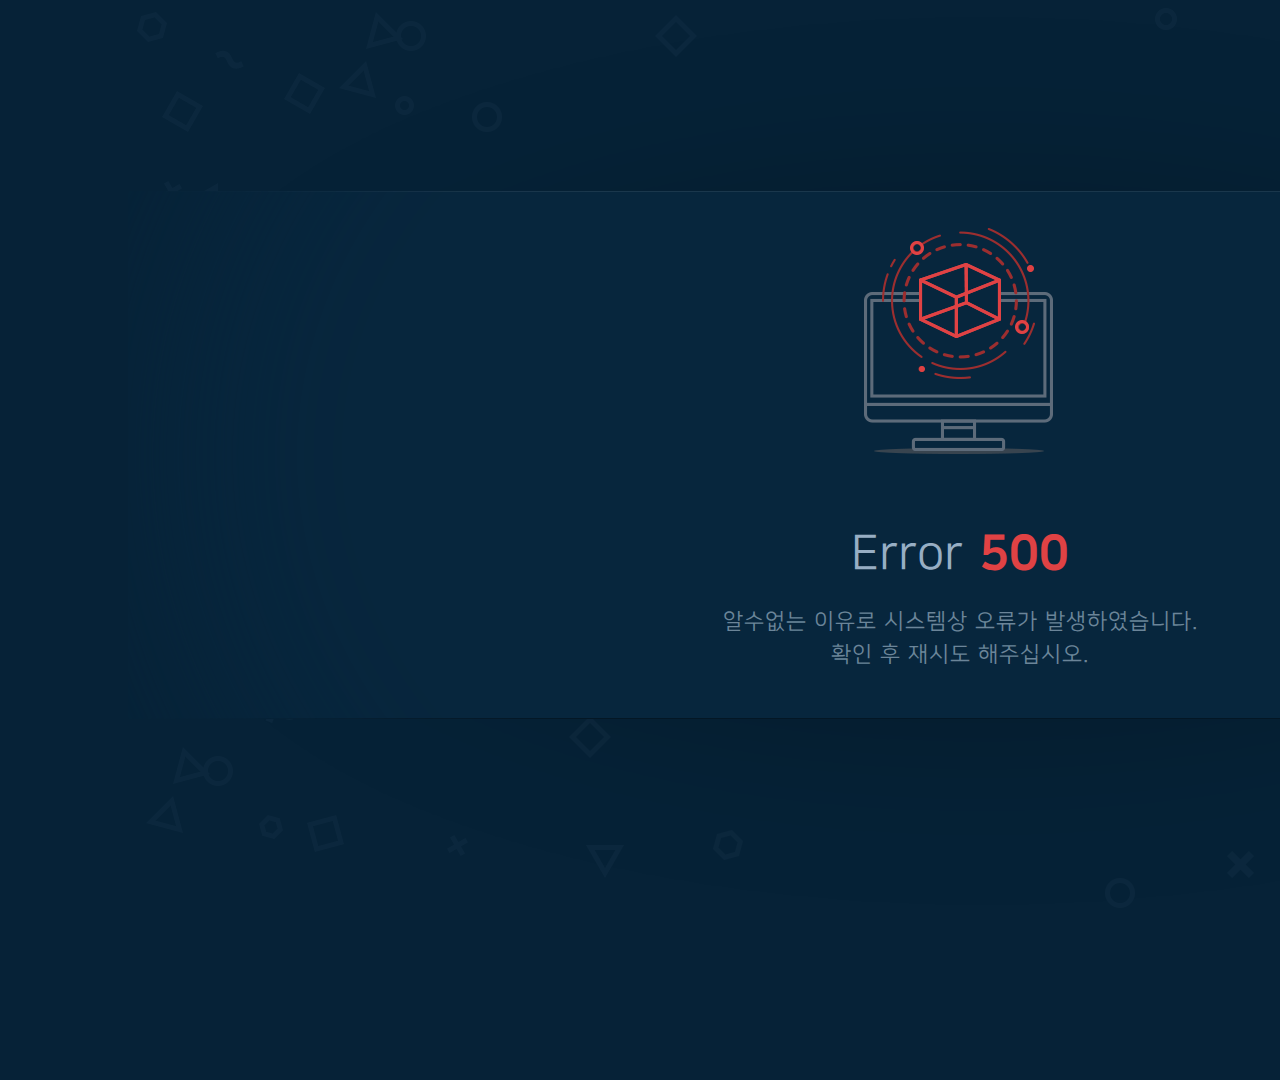
<file: error/index.html>
<!DOCTYPE html>
<html lang="ko">
<head>
	<meta http-equiv="Content-Type" content="text/html; charset=utf-8" />
	<meta http-equiv="X-UA-Compatible" content="IE=edge" />
	<meta name="keywords" content="KT" />
	<meta name="description" content="KT" />
	<title>GiGA Safe SOC</title>
	<link rel="stylesheet" href="../common/css/common.css" type="text/css">
	<script src="../common/js/jquery-3.3.1.min.js"></script>
</head>
<body class="body">
	<div id="wrap" class="error">
		<div class="txt_box">
			<span class="tit">Error<strong>500</strong></span>
			<p>알수없는 이유로 시스템상 <strong>오류</strong>가 발생하였습니다.<br>확인 후 <strong>재시도</strong> 해주십시오.</p>
		</div>
	</div>
</body>
</html>
</file>
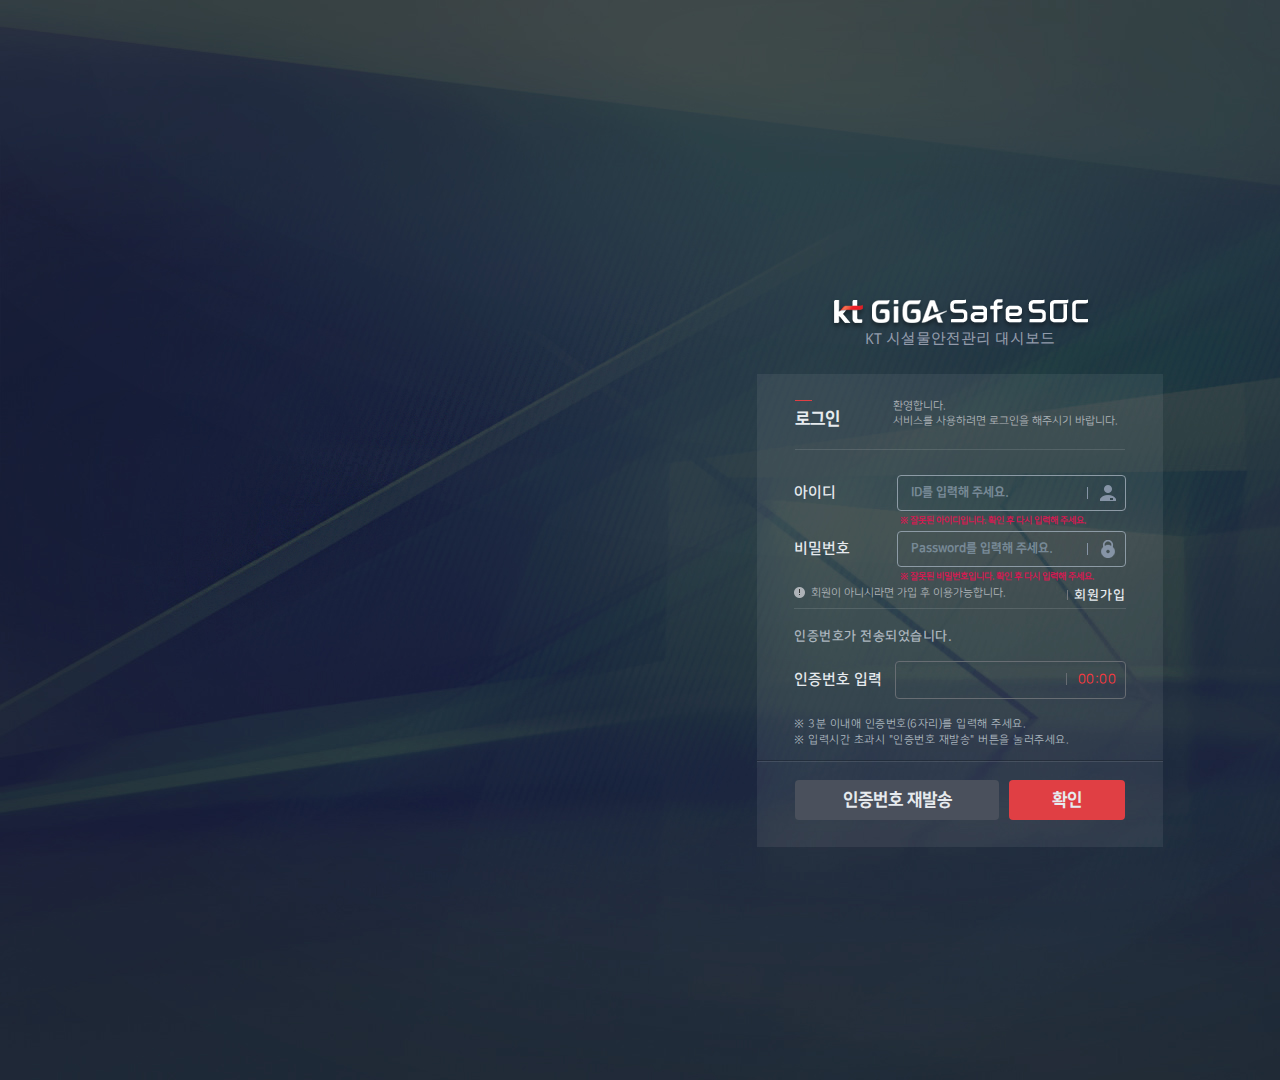
<file: login/index.html>
<!DOCTYPE html>
<html lang="ko">
<head>
	<meta http-equiv="Content-Type" content="text/html; charset=utf-8" />
	<meta http-equiv="X-UA-Compatible" content="IE=edge" />
	<meta name="keywords" content="KT" />
	<meta name="description" content="KT" />
	<title>GiGA Safe SOC</title>
	<link rel="stylesheet" href="../common/css/common.css" type="text/css">
	<link rel="stylesheet" href="./css/style.css" type="text/css">
	<link rel="stylesheet" href="../common/css/bootstrap/bootstrap.min.css" type="text/css">
	<link rel="stylesheet" href="../common/css/jquery.mCustomScrollbar.css" type="text/css">
	<script src="../common/js/jquery-3.3.1.min.js"></script>
	<script src="../common/js/bootstrap.min.js"></script>
	<script src="../common/js/jquery.mCustomScrollbar.concat.min.js"></script>
</head>
<body>
	<div id="wrap" class="login">
		<section id="container">
			<h1 class="login_lg"><img src="./img/00_login_logo.png" alt="Kt GIGA Safe SOC 로고 이미지"/></h1>
        	<h2 class="login_lg_sub">KT 시설물안전관리 대시보드</h2>
        	<div class="login_box">
	          <div class="box_inner_header">
	              <span>로그인</span>
	              <p>환영합니다. <br/>서비스를 사용하려면 로그인을 해주시기 바랍니다.</p>
	          </div>
	          <div class="box_inner_con">            
	            <dl>
	              <dt>
	                <label for="id">아이디</label>
	              </dt>
	              <dd>
	                <input type="text" name="id" id="id" placeholder="ID를 입력해 주세요."/>                   
	                <strong class="error">&#x203B; 잘못된 아이디입니다. 확인 후 다시 입력해 주세요.</strong>
	              </dd>
	            </dl>
	            <dl>
	              <dt>
	                <label for="pw">비밀번호</label>
	              </dt>
	              <dd>
	                <input type="password" name="pw" id="pw" placeholder = "Password를 입력해 주세요."/>
	                <strong class="error">&#x203B; 잘못된 비밀번호입니다. 확인 후 다시 입력해 주세요.</strong>
	              </dd>
	            </dl>
	            <!-- dl>
	              <dt>
	                <label htmlFor="security">보안 문자</label>
	              </dt>
	              <dd>
	                <input type="text" name="security" id="security" placeholder="아래 이미지의 보안 문자를 입력해 주세요."/>
	                <p>Y9J2H5</p>
	                <strong class="error">&#x203B; 올바른 문자가 아닙니다. 확인 후 다시 입력해 주세요.</strong>        
	              </dd>
	            </dl> -->
	            <p class="membership">
	              회원이 아니시라면 가입 후 이용가능합니다.
	              <strong><button data-toggle="modal" data-target="#join_modal">회원가입</button></strong>
	            </p>
	            <div class="auth_code">
	            	<p>인증번호가 전송되었습니다.</p>
	            	<dl>
	            		<dt>
	            			<label>인증번호 입력</label>
	            		</dt>
	            		<dd>
	            			<div class="input-group">
	            				<input type="text" class="form-control">
	            				<div class="input-group-append">
	            					<span class="input-group-text">00:00</span>
	            				</div>
	            			</div>
	            		</dd>
	            	</dl>
	            	<p class="info">※ 3분 이내애 인증번호(6자리)를 입력해 주세요.</p>
	            	<p class="info">※ 입력시간 초과시 "인증번호 재발송" 버튼을 눌러주세요.</p>
	            </div>            
	          </div>
	          <div class="box_inner_footer">
	              <!-- <a>로그인</a> -->
	              <div class="btn_box">
	                  <button class="btn_re">인증번호 재발송</button>
	                  <button class="btn_confirm">확인</button>
                </div>
	          </div>
	        </div>
	        <div class="modal fade" id="join_modal" tabindex="-1" role="dialog" aria-labelledby="exampleModalLabel" aria-hidden="true">
			  <div class="modal-dialog" role="document">
			    <div class="modal-content">
			      <div class="modal-header">
			        <h5 class="modal-title" id="exampleModalLabel">회원가입</h5>
			      </div>
			      <div class="modal-body">
			        <form>
				        <dl>
			              <dt>
			              	<span class="astro">&#42;</span>
			                <label for="join_id">아이디</label>
			              </dt>
			              <dd>
			                <div class="input-group id_group">
			                	<input type="text" name="id" id="join_id" placeholder="ID를 입력해 주세요."/>
			                	<div class="input-group-append">
								    <button class="btn btn-outline-secondary" type="button">중복확인</button>
								</div>
			                </div>

			                <strong class="error">&#x203B; 잘못된 아이디입니다. 확인 후 다시 입력해 주세요.</strong>
			              </dd>
			            </dl>
			            <dl>
			              <dt>
			              	<span class="astro">&#42;</span>
			                <label for="join_pw">비밀번호</label>
			              </dt>
			              <dd>
			                <input type="password" name="pw" id="join_pw" placeholder="영문 숫자 포함 10~18자 이내로 등록 가능합니다."/>
			                <strong class="error">&#x203B; 잘못된 비밀번호입니다. 확인 후 다시 입력해 주세요.</strong>
			              </dd>
			            </dl>
			            <dl>
			              <dt>
			              	<span class="astro">&#42;</span>
			                <label for="join_re_pw">비밀번호 확인</label>
			              </dt>
			              <dd>
			                <input type="password" name="pw" id="join_re_pw" placeholder="영문 숫자 포함 10~18자 이내로 등록 가능합니다."/>
			                <strong class="error">&#x203B; 잘못된 비밀번호입니다. 확인 후 다시 입력해 주세요.</strong>
			              </dd>
			            </dl>
			            <dl>
			              <dt>
			              	<span class="astro">&#42;</span>
			                <label for="join_name">이름</label>
			              </dt>
			              <dd>
			                <input type="text" name="name" id="join_name" placeholder="이름을 입력해주시기 바랍니다."/>
			                <strong class="error">&#x203B; 잘못된 이름입니다. 확인 후 다시 입력해 주세요.</strong>
			              </dd>
			            </dl>
						<dl class="tel">
			              <dt>
			                <label for="join_tel">휴대폰 번호</label>
			              </dt>
			              <dd>
			                <select name="tel" id="join_tel">
			                	<option>010</option>
			                	<option>010</option>
			                </select>
			                <span class="at">-</span>
			                <input type="text" name="tel">
			                <span class="at">-</span>
			                <input type="text" name="tel">
			              </dd>
			            </dl>
			            <dl class="email">
			              <dt>
			                <label>E-Mail</label>
			              </dt>
			              <dd>
			                <input type="text" name="email">
			                <span class="at">@</span>
			                <input type="text" name="email">
			                <select name="email" id="email">
			                	<option>직접 입력</option>
			                	<option>naver.com</option>
			                </select>
			              </dd>
			            </dl>
			            <dl class="group">
			              <dt>
			                <label for="join_orga">조직</label>
			              </dt>
			              <dd>
			                <select name="email" id="join_orga">
			                	<option>선택</option>
			                	<option>선택</option>
			                	<option>선택</option>
			                </select>
			              </dd>
			              <dt>
			                <label for="join_rank">직급</label>
			              </dt>
			              <dd>
			                <select name="rank" id="join_rank">
			                	<option>선택</option>
			                	<option>관리자</option>
			                	<option>실무자</option>
			                </select>
			              </dd>
			            </dl>
				    </form>
				    <p class="caution">(*)표시의 항목은 필수 입력 사항입니다.</p>
			      </div>
			      <div class="modal-footer">
			        <button type="button" class="btn_join">회원가입</button>
			        <button type="button" class="btn_cancle" data-dismiss="modal">취소</button>
			      </div>
			    </div>
			  </div>
			</div>
			<div class="modal fade pop_style" id="login_fail_modal" tabindex="-1" role="dialog" aria-labelledby="exampleModalLabel" aria-hidden="true">
				<div class="modal-dialog" role="document">
				  	<div class="modal-content">
						<div class="modal-body">
							<p class="content">로그인을 실패하였습니다.<br/><strong>아이디 또는 비밀번호</strong>를 다시<br/>확인 후 로그인해주십시오.</p>
						</div>
						<div class="modal-footer">
							<button type="button" class="btn_confirm" data-dismiss="modal">확인</button>
						</div>
					</div>
				</div>
			</div> <!-- 로그인 실패 팝업 -->
			<div class="modal fade pop_style" id="certi_code_modal" tabindex="-1" role="dialog" aria-labelledby="exampleModalLabel" aria-hidden="true">
				<div class="modal-dialog" role="document">
				  	<div class="modal-content">
						<div class="modal-body">
							<p class="content">인증을 실패하였습니다.<br/><strong>인증 번호</strong>를 다시 확인하여<br/>주십시오.</p>
						</div>
						<div class="modal-footer">
							<button type="button" class="btn_confirm" data-dismiss="modal">확인</button>
						</div>
					</div>
				</div>
			</div> <!-- 인증 실패 (인증번호 재입력) 팝업 -->
			<div class="modal fade pop_style" id="certi_fail_modal" tabindex="-1" role="dialog" aria-labelledby="exampleModalLabel" aria-hidden="true">
				<div class="modal-dialog" role="document">
				  	<div class="modal-content">
						<div class="modal-body">
							<p class="content">인증을 실패하였습니다.<br/>로그인을 다시 시도하여<br/>주십시오.</p>
						</div>
						<div class="modal-footer">
							<button type="button" class="btn_confirm" data-dismiss="modal">확인</button>
						</div>
					</div>
				</div>
			</div> <!-- 인증 실패 팝업 -->
			<div class="modal fade pop_style" id="logout_modal" tabindex="-1" role="dialog" aria-labelledby="exampleModalLabel" aria-hidden="true">
				<div class="modal-dialog" role="document">
				  	<div class="modal-content">
						<div class="modal-body">
							<p class="content">정말 <strong>로그아웃</strong>을<br/>진행하시겠습니까?</p>
						</div>
						<div class="modal-footer">
							<button type="button" class="btn_confirm" data-dismiss="modal">확인</button>
							<button type="button" class="btn_cancle" data-dismiss="modal">취소</button>
						</div>
					</div>
				</div>
			</div> <!-- 로그아웃 확인 팝업 -->
			<div class="modal fade pop_style" id="logout_com_modal" tabindex="-1" role="dialog" aria-labelledby="exampleModalLabel" aria-hidden="true">
				<div class="modal-dialog" role="document">
				  	<div class="modal-content">
						<div class="modal-body">
							<p class="content">정상적으로 <strong>로그아웃</strong>이<br/>완료되었습니다.</p>
						</div>
						<div class="modal-footer">
							<button type="button" class="btn_confirm" data-dismiss="modal">확인</button>
						</div>
					</div>
				</div>
			</div> <!-- 로그아웃 완료 팝업 -->
			<div class="modal fade pop_style" id="accout_com_modal" tabindex="-1" role="dialog" aria-labelledby="exampleModalLabel" aria-hidden="true">
				<div class="modal-dialog" role="document">
				  	<div class="modal-content">
						<div class="modal-body">
							<p class="content">새로운 계정 등록을<br/><strong>완료</strong>하였습니다.</p>
						</div>
						<div class="modal-footer">
							<button type="button" class="btn_confirm" data-dismiss="modal">확인</button>
						</div>
					</div>
				</div>
			</div> <!-- 계정등록 완료 팝업 -->
			<div class="modal fade pop_style" id="accout_fail_modal" tabindex="-1" role="dialog" aria-labelledby="exampleModalLabel" aria-hidden="true">
				<div class="modal-dialog" role="document">
				  	<div class="modal-content">
						<div class="modal-body">
							<p class="content">새로운 계정 등록을<br/><strong>실패</strong>하였습니다.</p>
						</div>
						<div class="modal-footer">
							<button type="button" class="btn_confirm" data-dismiss="modal">확인</button>
						</div>
					</div>
				</div>
			</div> <!-- 계정등록 실패 팝업 -->
		</section>
	</div>
</body>
</html>
</file>
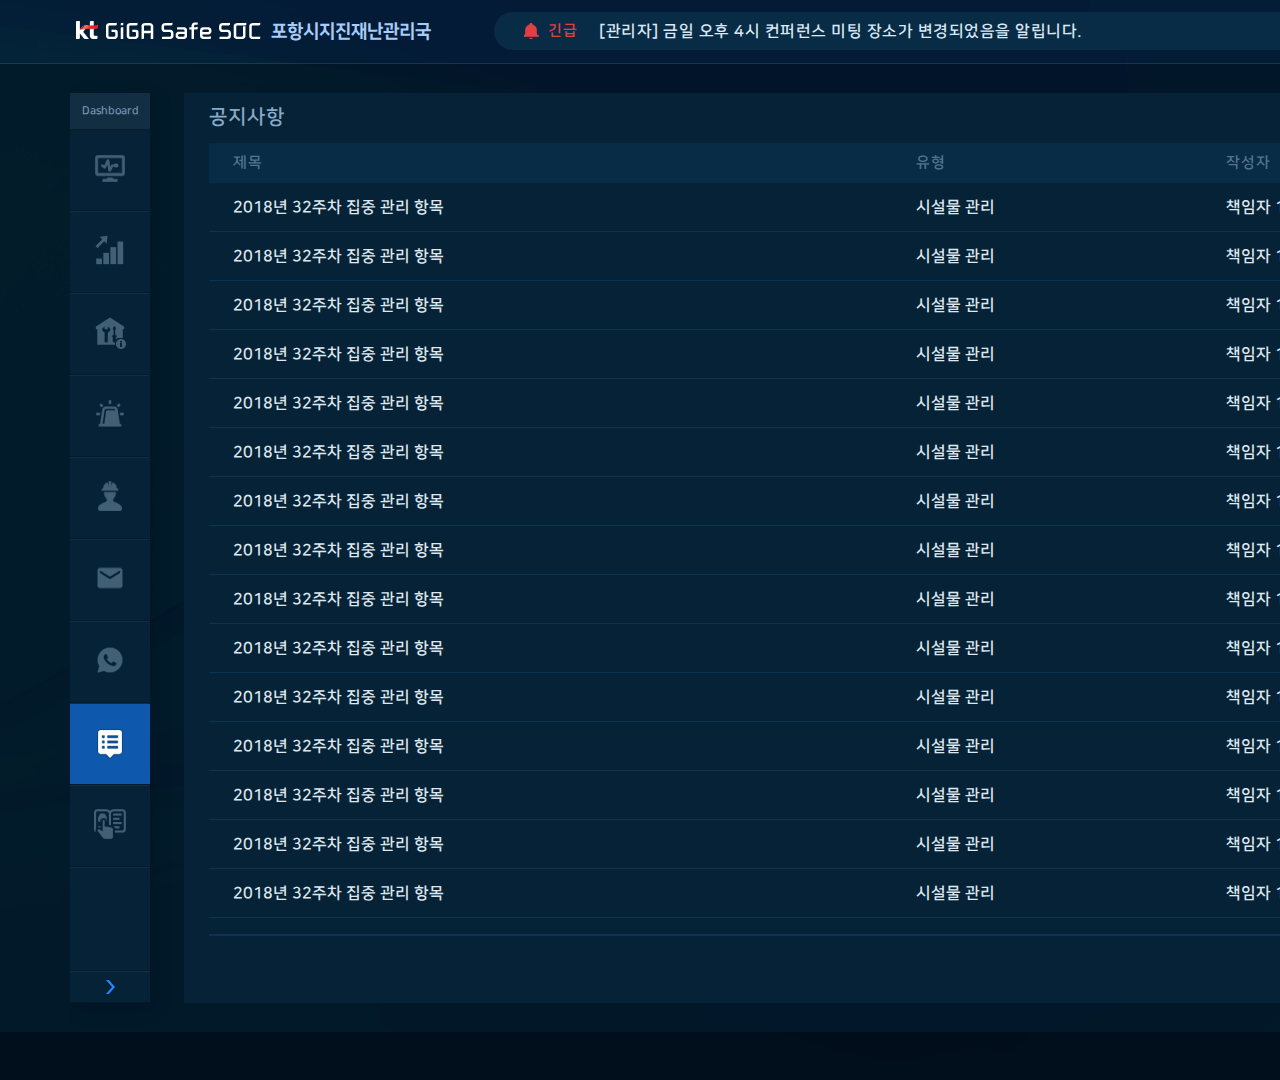
<file: notice/index.html>
<!DOCTYPE html>
<html lang="ko">
<head>
	<meta http-equiv="Content-Type" content="text/html; charset=utf-8" />
	<meta http-equiv="X-UA-Compatible" content="IE=edge" />
	<meta name="keywords" content="KT" />
	<meta name="description" content="KT" />
	<title>GiGA Safe SOC</title>
	<link rel="stylesheet" href="../common/css/common.css" type="text/css">
	<link rel="stylesheet" href="./css/style.css" type="text/css">
	<link rel="stylesheet" href="../common/css/bootstrap/bootstrap.min.css" type="text/css">
	<link rel="stylesheet" href="../common/css/jquery.mCustomScrollbar.css" type="text/css">
	<link rel="stylesheet" href="../common/css/select/selectric.css" type="text/css">
	<script src="../common/js/jquery-3.3.1.min.js"></script>
	<script src="../common/js/popper.min.js"></script>
	<script src="../common/js/bootstrap.min.js"></script>
	<script src="../common/js/jquery.mCustomScrollbar.concat.min.js"></script>
	<script src="../common/js/marquee/jquery.marquee.min.js"></script>
	<script src="../common/js/select/jquery.selectric.js"></script>
	<script src="./js/notice.js"></script>
	<script src="../common/js/main.js"></script>
</head>
<body>
	<div id="wrap">
		<header id="header">
			<h1 class="logo">
				<img src="../common/img/00_logo.png" alt="KT GIGA Safe SOC 로고 이미지">
			</h1>
			<h2 class="service_nm">포항시지진재난관리국</h2>
			<div class="alert alert-dismissible fade show noti_alert" role="alert">
				<span class="emergency">긴급</span>
			  	[관리자] 금일 오후 4시 컨퍼런스 미팅 장소가 변경되었음을 알립니다.
			  <button type="button" class="close" data-dismiss="alert" aria-label="Close">
			    <span aria-hidden="true">&times;</span>
			  </button>
			</div>
			<div class="func">
				<div class="alarm">
					<img src="../common/img/00_GNB_icon_alram.png" alt="알람 아이콘 이미지">
				</div>
				<div class="user">
					<span class="user_id">KT admin</span>
					<span class="user_state">로그아웃</span>
				</div>
			</div>
		</header>
		<section id="container">
			<div class="menu">
				<span class="menu_tit">Dashboard</span>
				<div id="gnb">
					<ul>
						<li class="stats_mor">
							<a href="../statistics/index.html">통계 모니터링</a>
						</li>
						<li class="rt_mor">
							<a href="../realtime/index.html">실시간 모니터링</a>
						</li>
						<li class="fa_info">
							<a href="../facility/index.html">시설물 정보</a>
						</li>
						<li class="eve_info">
							<a href="../event/index.html">이벤트 정보</a>
						</li>
						<li class="chk_info">
							<a href="../check/index.html">점검 정보</a>
						</li>
						<li class="sms_info">
							<a href="../sms/index.html">SMS 정보</a>
						</li>
						<li class="voc_info">
							<a href="../voc/index.html">VOC 정보</a>
						</li>
						<li class="noti active">
							<a href="#">공지사항</a>
						</li>
						<li class="menual last_list">
							<a href="#">매뉴얼</a>
						</li>
					</ul>
				</div>
				<button class="show_hide_arrow"></button>
			</div>
			<div class="content_wrap">
				<div class="table_wrap">
					<span class="con_tit">공지사항</span>
					<table class="noti_table">
						<colgroup>
							<col style="width:42.34%"/>
							<col style="width:19.21%"/>
							<col style="width:19.21%"/>
							<col style="width:19.21%"/>
						</colgroup>
						<thead>
							<tr>
								<th>제목</th>
								<th>유형</th>
								<th>작성자</th>
								<th>게시일</th>
							</tr>
						</thead>
					</table>
					<div class="table_box mCustomScrollbar">
						<table class="noti_table">
							<colgroup>
								<col style="width:42.34%"/>
								<col style="width:19.21%"/>
								<col style="width:19.21%"/>
								<col style="width:19.21%"/>
							</colgroup>
							<tbody>
								<tr>
									<td>2018년 32주차 집중 관리 항목</td>
									<td>시설물 관리</td>
									<td>책임자 133</td>
									<td>2018/04/11</td>
								</tr>
								<tr>
									<td>2018년 32주차 집중 관리 항목</td>
									<td>시설물 관리</td>
									<td>책임자 133</td>
									<td>2018/04/11</td>
								</tr>
								<tr>
									<td>2018년 32주차 집중 관리 항목</td>
									<td>시설물 관리</td>
									<td>책임자 133</td>
									<td>2018/04/11</td>
								</tr>
								<tr>
									<td>2018년 32주차 집중 관리 항목</td>
									<td>시설물 관리</td>
									<td>책임자 133</td>
									<td>2018/04/11</td>
								</tr>
								<tr>
									<td>2018년 32주차 집중 관리 항목</td>
									<td>시설물 관리</td>
									<td>책임자 133</td>
									<td>2018/04/11</td>
								</tr>
								<tr>
									<td>2018년 32주차 집중 관리 항목</td>
									<td>시설물 관리</td>
									<td>책임자 133</td>
									<td>2018/04/11</td>
								</tr>
								<tr>
									<td>2018년 32주차 집중 관리 항목</td>
									<td>시설물 관리</td>
									<td>책임자 133</td>
									<td>2018/04/11</td>
								</tr>
								<tr>
									<td>2018년 32주차 집중 관리 항목</td>
									<td>시설물 관리</td>
									<td>책임자 133</td>
									<td>2018/04/11</td>
								</tr>
								<tr>
									<td>2018년 32주차 집중 관리 항목</td>
									<td>시설물 관리</td>
									<td>책임자 133</td>
									<td>2018/04/11</td>
								</tr>
								<tr>
									<td>2018년 32주차 집중 관리 항목</td>
									<td>시설물 관리</td>
									<td>책임자 133</td>
									<td>2018/04/11</td>
								</tr>
								<tr>
									<td>2018년 32주차 집중 관리 항목</td>
									<td>시설물 관리</td>
									<td>책임자 133</td>
									<td>2018/04/11</td>
								</tr>
								<tr>
									<td>2018년 32주차 집중 관리 항목</td>
									<td>시설물 관리</td>
									<td>책임자 133</td>
									<td>2018/04/11</td>
								</tr>
								<tr>
									<td>2018년 32주차 집중 관리 항목</td>
									<td>시설물 관리</td>
									<td>책임자 133</td>
									<td>2018/04/11</td>
								</tr>
								<tr>
									<td>2018년 32주차 집중 관리 항목</td>
									<td>시설물 관리</td>
									<td>책임자 133</td>
									<td>2018/04/11</td>
								</tr>
								<tr>
									<td>2018년 32주차 집중 관리 항목</td>
									<td>시설물 관리</td>
									<td>책임자 133</td>
									<td>2018/04/11</td>
								</tr>
								<tr>
									<td>2018년 32주차 집중 관리 항목</td>
									<td>시설물 관리</td>
									<td>책임자 133</td>
									<td>2018/04/11</td>
								</tr>
								<tr>
									<td>2018년 32주차 집중 관리 항목</td>
									<td>시설물 관리</td>
									<td>책임자 133</td>
									<td>2018/04/11</td>
								</tr><tr>
									<td>2018년 32주차 집중 관리 항목</td>
									<td>시설물 관리</td>
									<td>책임자 133</td>
									<td>2018/04/11</td>
								</tr>
								<tr>
									<td>2018년 32주차 집중 관리 항목</td>
									<td>시설물 관리</td>
									<td>책임자 133</td>
									<td>2018/04/11</td>
								</tr>
								<tr>
									<td>2018년 32주차 집중 관리 항목</td>
									<td>시설물 관리</td>
									<td>책임자 133</td>
									<td>2018/04/11</td>
								</tr>
							</tbody>
						</table>
					</div>
				</div>
				<div class="detail_wrap">
					<span class="con_tit">상세보기</span>
					<table class="form_table top_table">
						<colgroup>
							<col style="width:124px"/>
							<col style="width:263px"/>
							<col style="width:124px"/>
							<col style="width:263px"/>
						</colgroup>
						<tbody>
							<tr>
								<th>제목</th>
								<td colspan="3"><input type="text" readonly="readonly"></td>
							</tr>
							<tr>
								<th>시설물 명</th>
								<td><input type="text" readonly="readonly"></td>
								<th>시설물 유형</th>
								<td><input type="text" readonly="readonly"></td>
							</tr>
							<tr>
								<th>요청 유형</th>
								<td colspan="3"><input type="text" readonly="readonly"></td>
							</tr>
						</tbody>
					</table>
					<span class="con_tit txt_tit">요청 내용</span>
					<textarea cols="30" rows="10" readonly="readonly"></textarea>
				</div>
				<div class="regist_wrap">
					<span class="con_tit">등록하기</span>
					<table class="form_table top_table">
						<colgroup>
							<col style="width:124px"/>
							<col style="width:650px"/>
						</colgroup>
						<tbody>
							<tr>
								<th>제목</th>
								<td><input type="text"></td>
							</tr>
							<tr>
								<th>유형</th>
								<td>
									<select>
										<option value="시설물 관리">시설물 관리</option>
										<option value="센서">시설물 관리</option>
									</select>
								</td>
							</tr>
						</tbody>
					</table>
					<span class="con_tit txt_tit">요청 내용</span>
					<textarea cols="30" rows="10"></textarea>
				</div>
				<div class="modify_wrap">
					<span class="con_tit">수정하기</span>
					<table class="form_table top_table">
						<colgroup>
							<col style="width:124px"/>
							<col style="width:263px"/>
							<col style="width:124px"/>
							<col style="width:263px"/>
						</colgroup>
						<tbody>
							<tr>
								<th>제목</th>
								<td colspan="3"><input type="text"></td>
							</tr>
							<tr>
								<th>작성자</th>
								<td><input type="text"></td>
								<th>유형</th>
								<td>
									<select>
										<option value="시설물 관리">시설물 관리</option>
										<option value="센서">시설물 관리</option>
									</select>
								</td>
							</tr>
							<tr>
								<th>게시일</th>
								<td colspan="3"><input type="text"></td>
							</tr>
						</tbody>
					</table>
					<span class="con_tit txt_tit">요청 내용</span>
					<textarea cols="30" rows="10"></textarea>
				</div>
				<ul class="btns">
					<li>
						<button class="btn_regist">등록</button>
					</li>
					<li>
						<button class="btn_modify">수정</button>
					</li>
					<li>
						<button class="btn_delete">삭제</button>
					</li>
				</ul>
			</div>
			<div class="modal fade pop_style com_modal" id="regi_com_modal" tabindex="-1" role="dialog"  aria-hidden="true">
				<div class="modal-dialog" role="document">
				  	<div class="modal-content">
						<div class="modal-body">
							<p class="content">정상적으로 등록을<br /><strong>완료</strong>하였습니다.</p>
						</div>
						<div class="modal-footer">
							<button type="button" class="btn_confirm" data-dismiss="modal">확인</button>
						</div>
					</div>
				</div>
			</div> <!-- 등록 완료 팝업 -->
			<div class="modal fade pop_style com_modal" id="modi_com_modal" tabindex="-1" role="dialog" aria-hidden="true">
				<div class="modal-dialog" role="document">
				  	<div class="modal-content">
						<div class="modal-body">
							<p class="content">정상적으로 수정을<br /><strong>완료</strong>하였습니다.</p>
						</div>
						<div class="modal-footer">
							<button type="button" class="btn_confirm" data-dismiss="modal">확인</button>
						</div>
					</div>
				</div>
			</div> <!-- 수정 완료 팝업 -->
			<div class="modal fade pop_style com_modal" id="del_com_modal" tabindex="-1" role="dialog" aria-hidden="true">
				<div class="modal-dialog" role="document">
				  	<div class="modal-content">
						<div class="modal-body">
							<p class="content">정상적으로 삭제를<br /><strong>완료</strong>하였습니다.</p>
						</div>
						<div class="modal-footer">
							<button type="button" class="btn_confirm" data-dismiss="modal">확인</button>
						</div>
					</div>
				</div>
			</div> <!-- 삭제 완료 팝업 -->
			<div class="modal fade pop_style fail_modal" id="regi_fail_modal" tabindex="-1" role="dialog" aria-hidden="true">
				<div class="modal-dialog" role="document">
				  	<div class="modal-content">
						<div class="modal-body">
							<p class="content">알 수 없는 이유로 등록을<br /><strong>실패</strong>하였습니다.</p>
						</div>
						<div class="modal-footer">
							<button type="button" class="btn_confirm" data-dismiss="modal">확인</button>
						</div>
					</div>
				</div>
			</div> <!-- 등록 실패 팝업 -->
			<div class="modal fade pop_style fail_modal" id="modi_fail_modal" tabindex="-1" role="dialog" aria-hidden="true">
				<div class="modal-dialog" role="document">
				  	<div class="modal-content">
						<div class="modal-body">
							<p class="content">알 수 없는 이유로 수정을<br /><strong>실패</strong>하였습니다.</p>
						</div>
						<div class="modal-footer">
							<button type="button" class="btn_confirm" data-dismiss="modal">확인</button>
						</div>
					</div>
				</div>
			</div> <!-- 수정 실패 팝업 -->
			<div class="modal fade pop_style fail_modal" id="del_fail_modal" tabindex="-1" role="dialog" aria-hidden="true">
				<div class="modal-dialog" role="document">
				  	<div class="modal-content">
						<div class="modal-body">
							<p class="content">알 수 없는 이유로 삭제를<br /><strong>실패</strong>하였습니다.</p>
						</div>
						<div class="modal-footer">
							<button type="button" class="btn_confirm" data-dismiss="modal">확인</button>
						</div>
					</div>
				</div>
			</div> <!-- 삭제 실패 팝업 -->
			<div class="modal fade pop_style alert_modal" id="alert_modal" tabindex="-1" role="dialog" aria-hidden="true">
				<div class="modal-dialog" role="document">
				  	<div class="modal-content">
						<div class="modal-body">
							<span class="pop_tit">system alert!</span>
							<p class="content">제목이 입력되지 않았습니다.<br />제목을 입력 후 다시 시도하여 주십시오.</p>
						</div>
						<div class="modal-footer">
							<button type="button" class="btn_confirm" data-dismiss="modal">확인</button>
						</div>
					</div>
				</div>
			</div> <!-- alert 팝업 -->
		</section>
		<footer id="footer" class="marquee">
			<p>[KBS2] 포항시 남구 연일읍 연일대교, 섬안큰다리 등 지진으로 피해 심각 지역 주민 피난 경보 발령</p>
			<p>[조선일보] 주민 대피에 혼선이 잇따라 추가 피해 확산 우려</p>
			<p>[데일리뉴스] 포항시 지진 피해 심각 지역 공공기관 일제히 가동불가로 인한 2차 피해 촉발</p>
			<p>[조선일보] 주민 대피에 혼선이 잇따라 추가 피해 확산 우려</p>
		</footer>
	</div>
</body>
</html>
</file>
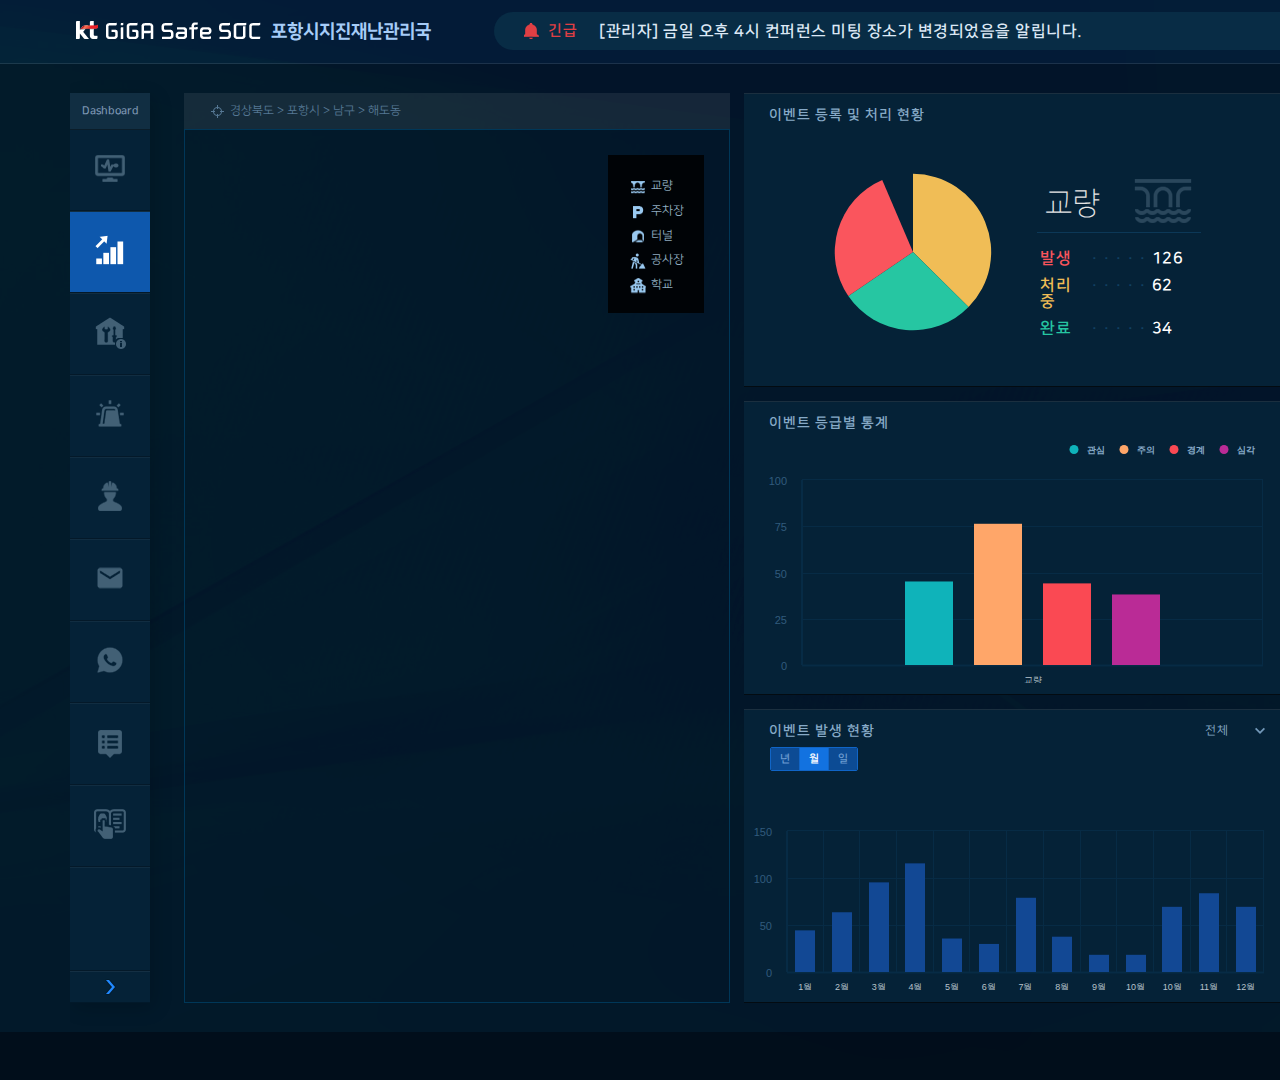
<file: realtime/index.html>
<!DOCTYPE html>
<html lang="ko">
<head>
	<meta http-equiv="Content-Type" content="text/html; charset=utf-8" />
	<meta http-equiv="X-UA-Compatible" content="IE=edge" />
	<meta name="keywords" content="KT" />
	<meta name="description" content="KT" />
	<title>GiGA Safe SOC</title>
	<link rel="stylesheet" href="../common/css/common.css" type="text/css">
	<link rel="stylesheet" href="./css/style.css" type="text/css">
	<link rel="stylesheet" href="../common/css/bootstrap/bootstrap.min.css" type="text/css">
	<link rel="stylesheet" href="../common/css/jquery.mCustomScrollbar.css" type="text/css">
	<link rel="stylesheet" href="../common/css/select/selectric.css" type="text/css">
	<script src="../common/js/jquery-3.3.1.min.js"></script>
	<script src="../common/js/popper.min.js"></script>
	<script src="../common/js/bootstrap.min.js"></script>
	<script src="../common/js/jquery.mCustomScrollbar.concat.min.js"></script>
	<script src="../common/js/marquee/jquery.marquee.min.js"></script>
	<script src="../common/js/highcharts/highcharts.js"></script>
	<script src="../common/js/select/jquery.selectric.js"></script>
	<script src="./js/script.js"></script>
	<script src="../common/js/main.js"></script>
</head>
<body class="body">
	<div id="wrap">
		<header id="header">
			<h1 class="logo">
				<img src="../common/img/00_logo.png" alt="KT GIGA Safe SOC 로고 이미지">
			</h1>
			<h2 class="service_nm">포항시지진재난관리국</h2>
			<div class="alert alert-dismissible fade show noti_alert" role="alert">
				<span class="emergency">긴급</span>
			  	[관리자] 금일 오후 4시 컨퍼런스 미팅 장소가 변경되었음을 알립니다.
			  <button type="button" class="close" data-dismiss="alert" aria-label="Close">
			    <span aria-hidden="true">&times;</span>
			  </button>
			</div>
			<div class="func">
				<a class="btn_admin" data-toggle="modal" data-target="#chg_admin_modal"></a>
				<a class="btn_disaster_mode" data-toggle="modal" data-target="#mode_modal"></a>
				<div class="alarm">
					<a href="#" class="alarm_popover">
						<img src="../common/img/00_GNB_icon_alram.png" alt="알람 아이콘 이미지">
						<span class="badge badge-danger alarm_badge">14</span>
					</a>
				</div>
				<div id="popover_content">
					<table class="eve_alarm_table">
						<colgroup>
							<col style="width:60px" />
							<col style="width:75px" />
							<col style="width:35px" />
							<col style="width:50px" />
							<col style="width:80px" />
							<col style="width:35px" />
						</colgroup>
						<thead>
							<tr>
								<th>시설물 명</th>
								<th>이벤트 명</th>
								<th>등급</th>
								<th>발생 위치</th>
								<th>발생일시</th>
								<th>상태</th>
							</tr>
						</thead>
					</table>
					<div class="table_box">
						<table class="eve_alarm_table">
							<colgroup>
								<col style="width:60px" />
								<col style="width:75px" />
								<col style="width:35px" />
								<col style="width:50px" />
								<col style="width:80px" />
								<col style="width:35px" />
							</colgroup>
							<tbody>
								<tr>
									<td>화태대교</td>
									<td>가속도 임계</td>
									<td>경계</td>
									<td>A-03</td>
									<td>2018/04/23</td>
									<td>발생</td>
								</tr>
								<tr>
									<td>화태대교</td>
									<td>가속도 임계</td>
									<td>경계</td>
									<td>A-03</td>
									<td>2018/04/23</td>
									<td>발생</td>
								</tr>
								<tr>
									<td>화태대교</td>
									<td>가속도 임계</td>
									<td>경계</td>
									<td>A-03</td>
									<td>2018/04/23</td>
									<td>발생</td>
								</tr>
								<tr>
									<td>화태대교</td>
									<td>가속도 임계</td>
									<td>경계</td>
									<td>A-03</td>
									<td>2018/04/23</td>
									<td>발생</td>
								</tr>
								<tr>
									<td>화태대교</td>
									<td>가속도 임계</td>
									<td>경계</td>
									<td>A-03</td>
									<td>2018/04/23</td>
									<td>발생</td>
								</tr>
								<tr>
									<td>화태대교</td>
									<td>가속도 임계</td>
									<td>경계</td>
									<td>A-03</td>
									<td>2018/04/23</td>
									<td>발생</td>
								</tr>
								<tr>
									<td>화태대교</td>
									<td>가속도 임계</td>
									<td>경계</td>
									<td>A-03</td>
									<td>2018/04/23</td>
									<td>발생</td>
								</tr>
							</tbody>
						</table>
					</div>
				</div>
				<div class="user">
					<span class="user_id">KT admin</span>
					<a class="user_state">Logout</a>
				</div>
			</div>
		</header>
		<section id="container">
			<div class="menu">
				<span class="menu_tit">Dashboard</span>
				<div id="gnb">
					<ul>
						<li class="stats_mor">
							<a href="../statistics/index.html">통계 모니터링</a>
						</li>
						<li class="rt_mor active">
							<a href="#">실시간 모니터링</a>
						</li>
						<li class="fa_info">
							<a href="../facility/index.html">시설물 정보</a>
						</li>
						<li class="eve_info">
							<a href="../event/index.html">이벤트 정보</a>
						</li>
						<li class="chk_info">
							<a href="../check/index.html">점검 정보</a>
						</li>
						<li class="sms_info">
							<a href="../sms/index.html">SMS 정보</a>
						</li>
						<li class="voc_info">
							<a href="../voc/index.html">VOC 정보</a>
						</li>
						<li class="noti">
							<a href="../notice/index.html">공지사항</a>
						</li>
						<li class="menual last_list">
							<a href="#">매뉴얼</a>
						</li>
					</ul>
				</div>
				<button class="show_hide_arrow"></button>
			</div>
			<div class="content_wrap">
				<div class="map_wrap">
					<div class="map_header">
						<p class="map_location">경상북도 > 포항시 > 남구 > 해도동</p>
					</div>
					<div class="map">
						<div class="legend">
							<ul>
								<li class="icon_bridge">교량</li>
								<li class="icon_parking">주차장</li>
								<li class="icon_tunnel">터널</li>
								<li class="icon_cons">공사장</li>
								<li class="icon_school">학교</li>
							</ul>
						</div>
					</div>
				</div>
				<div class="data_wrap">
					<div class="left_wrap">
						<div class="event_pro_status">
							<span class="con_tit">이벤트 등록 및 처리 현황</span>
							<ul class="pie_chart mCustomScrollbar case01">  <!-- 차트 개수에 따른 클래스 변경 (case01, case02) -->
								<li>  
									<div class="graph_area" id="graph_bridge"></div>
									<div class="graph_info">
										<span class="graph_tit bridge">교량</span>
										<div class="graph_status">
											<dl>
												<dt class="red">발생</dt>
												<dd><span class="middot">&middot; &middot; &middot; &middot; &middot;</span>126</dd>
											</dl>
											<dl>
												<dt class="yellow">처리중</dt>
												<dd><span class="middot">&middot; &middot; &middot; &middot; &middot;</span>62</dd>
											</dl>
											<dl>
												<dt class="mint">완료</dt>
												<dd><span class="middot">&middot; &middot; &middot; &middot; &middot;</span>34</dd>
											</dl>
										</div>
									</div>
								</li>
							</ul>
						</div>
						<div class="event_grade">
							<span class="con_tit">이벤트 등급별 통계</span>
							<div class="graph_area" id="graph_grade"></div>
						</div>
						<div class="event_result">
							<div class="con_header">
								<span class="con_tit">이벤트 발생 현황</span>
								<div class="select_link">
									<select>
										<option value="전체">전체</option>
										<option value="전체">전체</option>
									</select>
								</div>
								<ul class="select_period">
									<li><button>년</button></li>
									<li><button class="active">월</button></li>
									<li><button>일</button></li>
								</ul>
							</div>
							<div class="graph_area" id="graph_result">
								
							</div>
						</div>
					</div> <!-- class="left_wrap" -->
					<div class="right_wrap">
						<div class="event_pro_status">
							<span class="con_tit">이벤트 등록 및 처리 현황</span>
							<ul class="pie_chart mCustomScrollbar case01">  <!-- 차트 개수에 따른 클래스 변경 (case01, case02) -->
								<li>  
									<div class="graph_area" id="graph_pie"></div>
									<div class="graph_info">
										<span class="graph_tit bridge">교량</span>
										<div class="graph_status">
											<dl>
												<dt class="red">발생</dt>
												<dd><span class="middot">&middot; &middot; &middot; &middot; &middot;</span>126</dd>
											</dl>
											<dl>
												<dt class="yellow">처리중</dt>
												<dd><span class="middot">&middot; &middot; &middot; &middot; &middot;</span>62</dd>
											</dl>
											<dl>
												<dt class="mint">완료</dt>
												<dd><span class="middot">&middot; &middot; &middot; &middot; &middot;</span>34</dd>
											</dl>
										</div>
									</div>
								</li>
							</ul>
						</div>
						<div class="event_grade">
							<span class="con_tit">이벤트 등급별 통계</span>
							<div class="graph_area" id="graph_grade02"></div>
						</div>
						<div class="event_result">
							<div class="con_header">
								<span class="con_tit">이벤트 발생 현황</span>
								<div class="select_link">
									<select>
										<option value="전체">전체</option>
										<option value="전체">전체</option>
									</select>
								</div>
								<ul class="select_period">
									<li><button>년</button></li>
									<li><button class="active">월</button></li>
									<li><button>일</button></li>
								</ul>
							</div>
							<div class="graph_area" id="graph_result02">
								
							</div>
						</div>
					</div> <!-- class="right_wrap" -->
				</div>
			</div>
		</section>
		<footer id="footer" class="marquee">
			<p>[KBS2] 포항시 남구 연일읍 연일대교, 섬안큰다리 등 지진으로 피해 심각 지역 주민 피난 경보 발령</p>
			<p>[조선일보] 주민 대피에 혼선이 잇따라 추가 피해 확산 우려</p>
			<p>[데일리뉴스] 포항시 지진 피해 심각 지역 공공기관 일제히 가동불가로 인한 2차 피해 촉발</p>
			<p>[조선일보] 주민 대피에 혼선이 잇따라 추가 피해 확산 우려</p>
		</footer>
	</div>
</body>
</html>
</file>
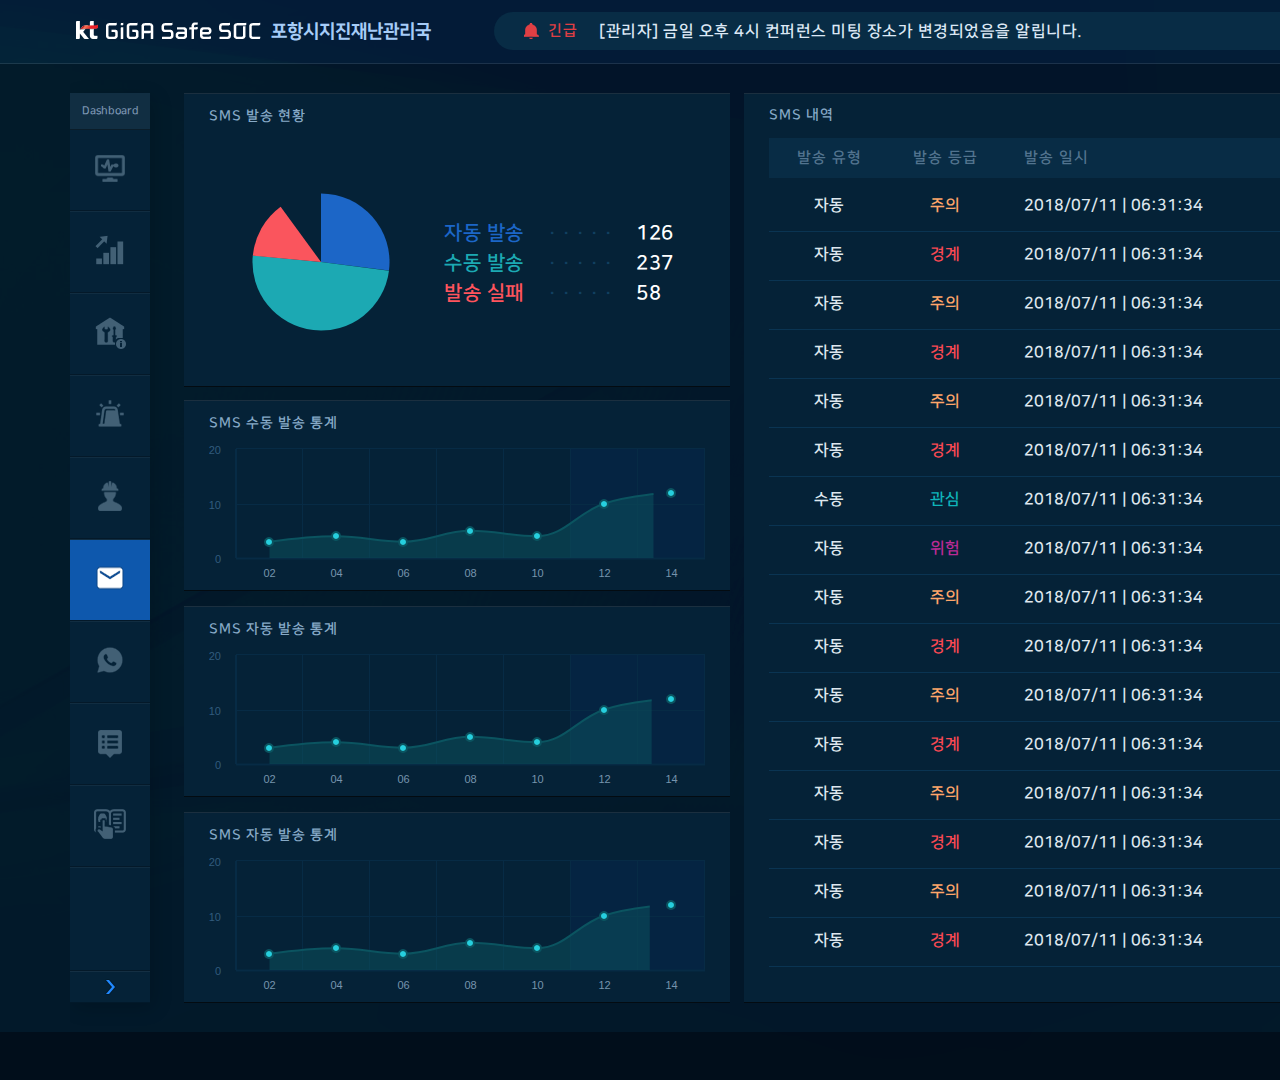
<file: sms/index.html>
<!DOCTYPE html>
<html lang="ko">
<head>
	<meta http-equiv="Content-Type" content="text/html; charset=utf-8" />
	<meta http-equiv="X-UA-Compatible" content="IE=edge" />
	<meta name="keywords" content="KT" />
	<meta name="description" content="KT" />
	<title>GiGA Safe SOC</title>
	<link rel="stylesheet" href="../common/css/common.css" type="text/css">
	<link rel="stylesheet" href="./css/style.css" type="text/css">
	<link rel="stylesheet" href="../common/css/bootstrap/bootstrap.min.css" type="text/css">
	<link rel="stylesheet" href="../common/css/jquery.mCustomScrollbar.css" type="text/css">
	<link rel="stylesheet" href="../common/css/jstree/style.min.css" type="text/css">
	<script src="../common/js/jquery-3.3.1.min.js"></script>
	<script src="../common/js/popper.min.js"></script>
	<script src="../common/js/bootstrap.min.js"></script>
	<script src="../common/js/jquery.mCustomScrollbar.concat.min.js"></script>
	<script src="../common/js/jstree/jstree.min.js"></script>
	<script src="../common/js/marquee/jquery.marquee.min.js"></script>
	<script src="../common/js/highcharts/highcharts.js"></script>
	<script src="./js/sms.js"></script>
	<script src="../common/js/main.js"></script>
</head>
<body class="body">
	<div id="wrap">
		<header id="header">
			<h1 class="logo">
				<img src="../common/img/00_logo.png" alt="KT GIGA Safe SOC 로고 이미지">
			</h1>
			<h2 class="service_nm">포항시지진재난관리국</h2>
			<div class="alert alert-dismissible fade show noti_alert" role="alert">
				<span class="emergency">긴급</span>
			  	[관리자] 금일 오후 4시 컨퍼런스 미팅 장소가 변경되었음을 알립니다.
			  <button type="button" class="close" data-dismiss="alert" aria-label="Close">
			    <span aria-hidden="true">&times;</span>
			  </button>
			</div>
			<div class="func">
				<a class="btn_admin" data-toggle="modal" data-target="#chg_admin_modal"></a>
				<a class="btn_disaster_mode" data-toggle="modal" data-target="#mode_modal"></a>
				<div class="alarm">
					<a href="#" class="alarm_popover">
						<img src="../common/img/00_GNB_icon_alram.png" alt="알람 아이콘 이미지">
						<span class="badge badge-danger alarm_badge">14</span>
					</a>
				</div>
				<div id="popover_content">
					<table class="eve_alarm_table">
						<colgroup>
							<col style="width:60px" />
							<col style="width:75px" />
							<col style="width:35px" />
							<col style="width:50px" />
							<col style="width:80px" />
							<col style="width:35px" />
						</colgroup>
						<thead>
							<tr>
								<th>시설물 명</th>
								<th>이벤트 명</th>
								<th>등급</th>
								<th>발생 위치</th>
								<th>발생일시</th>
								<th>상태</th>
							</tr>
						</thead>
					</table>
					<div class="table_box">
						<table class="eve_alarm_table">
							<colgroup>
								<col style="width:60px" />
								<col style="width:75px" />
								<col style="width:35px" />
								<col style="width:50px" />
								<col style="width:80px" />
								<col style="width:35px" />
							</colgroup>
							<tbody>
								<tr>
									<td>화태대교</td>
									<td>가속도 임계</td>
									<td>경계</td>
									<td>A-03</td>
									<td>2018/04/23</td>
									<td>발생</td>
								</tr>
								<tr>
									<td>화태대교</td>
									<td>가속도 임계</td>
									<td>경계</td>
									<td>A-03</td>
									<td>2018/04/23</td>
									<td>발생</td>
								</tr>
								<tr>
									<td>화태대교</td>
									<td>가속도 임계</td>
									<td>경계</td>
									<td>A-03</td>
									<td>2018/04/23</td>
									<td>발생</td>
								</tr>
								<tr>
									<td>화태대교</td>
									<td>가속도 임계</td>
									<td>경계</td>
									<td>A-03</td>
									<td>2018/04/23</td>
									<td>발생</td>
								</tr>
								<tr>
									<td>화태대교</td>
									<td>가속도 임계</td>
									<td>경계</td>
									<td>A-03</td>
									<td>2018/04/23</td>
									<td>발생</td>
								</tr>
								<tr>
									<td>화태대교</td>
									<td>가속도 임계</td>
									<td>경계</td>
									<td>A-03</td>
									<td>2018/04/23</td>
									<td>발생</td>
								</tr>
								<tr>
									<td>화태대교</td>
									<td>가속도 임계</td>
									<td>경계</td>
									<td>A-03</td>
									<td>2018/04/23</td>
									<td>발생</td>
								</tr>
							</tbody>
						</table>
					</div>
				</div>
				<div class="user">
					<span class="user_id">KT admin</span>
					<a class="user_state">Logout</a>
				</div>
			</div>
		</header>
		<section id="container">
			<div class="menu">
				<span class="menu_tit">Dashboard</span>
				<div id="gnb">
					<ul>
						<li class="stats_mor">
							<a href="../statistics/index.html">통계 모니터링</a>
						</li>
						<li class="rt_mor">
							<a href="../realtime/index.html">실시간 모니터링</a>
						</li>
						<li class="fa_info">
							<a href="../facility/index.html">시설물 정보</a>
						</li>
						<li class="eve_info">
							<a href="../event/index.html">이벤트 정보</a>
						</li>
						<li class="chk_info">
							<a href="../check/index.html">점검 정보</a>
						</li>
						<li class="sms_info active">
							<a href="#">SMS 정보</a>
						</li>
						<li class="voc_info">
							<a href="../voc/index.html">VOC 정보</a>
						</li>
						<li class="noti">
							<a href="../notice/index.html">공지사항</a>
						</li>
						<li class="menual last_list">
							<a href="#">매뉴얼</a>
						</li>
					</ul>
				</div>
				<button class="show_hide_arrow"></button>
			</div>
			<div class="content_wrap">
				<div class="left_side_wrap">
					<div class="sms_status">
						<span class="con_tit">SMS 발송 현황</span>
						<div class="graph" id="sms_status_graph"></div>
						<div class="status_data">
							<dl>
								<dt class="auto">자동 발송</dt>
								<dd><span class="middot">&middot; &middot; &middot; &middot; &middot;</span>126</dd>
							</dl>
							<dl>
								<dt class="manual">수동 발송</dt>
								<dd><span class="middot">&middot; &middot; &middot; &middot; &middot;</span>237</dd>
							</dl>
							<dl>
								<dt class="fail">발송 실패</dt>
								<dd><span class="middot">&middot; &middot; &middot; &middot; &middot;</span>58</dd>
							</dl>
						</div>
					</div> <!-- SMS 발송 현황 --> 
					<div class="sms_manual_status">
						<span class="con_tit">SMS 수동 발송 통계</span>	
						<div class="graph" id="sms_manual_graph"></div>
					</div> <!-- SMS 수동 발송 통계 -->
					<div class="sms_auto_status">
						<span class="con_tit">SMS 자동 발송 통계</span>	
						<div class="graph" id="sms_auto_graph1"></div>
					</div> <!-- SMS 자동 발송 통계 -->
					<div class="sms_auto_status mgb0">
						<span class="con_tit">SMS 자동 발송 통계</span>	
						<div class="graph" id="sms_auto_graph2"></div>
					</div> <!-- SMS 자동 발송 통계 -->
				</div>
				<div class="data_wrap">
					<span class="con_tit">SMS 내역</span>	
					<table class="sms_history_table mgb">
						<colgroup>
							<col style="width:120px"/>
							<col style="width:112px"/>
							<col style="width:262px"/>
							<col style="width:407px"/>
							<col style="width:152px"/>
						</colgroup>
						<thead>
							<tr>
								<th>발송 유형</th>
								<th>발송 등급</th>
								<th>발송 일시</th>
								<th>내용</th>
								<th>재발송</th>
							</tr>
						</thead>
					</table>
					<div class="table_box mCustomScrollbar">
						<table class="sms_history_table">
							<colgroup>
								<col style="width:120px"/>
								<col style="width:112px"/>
								<col style="width:262px"/>
								<col style="width:407px"/>
								<col style="width:152px"/>
							</colgroup>
							<tbody>
								<tr>
									<td>자동</td>
									<td class="caution">주의</td>
									<td>2018/07/11 | 06:31:34</td>
									<td>태화대교 균열 발생</td>
									<td><button class="btn_resend" data-toggle="modal" data-target="#reconfirm_modal">재발송</button></td>
								</tr>
								<tr>
									<td>자동</td>
									<td class="alert">경계</td>
									<td>2018/07/11 | 06:31:34</td>
									<td>태화대교 균열 발생</td>
									<td><button class="btn_resend" data-toggle="modal" data-target="#reconfirm_modal">재발송</button></td>
								</tr>
								<tr>
									<td>자동</td>
									<td class="caution">주의</td>
									<td>2018/07/11 | 06:31:34</td>
									<td>태화대교 균열 발생</td>
									<td><button class="btn_resend" data-toggle="modal" data-target="#reconfirm_modal">재발송</button></td>
								</tr>
								<tr>
									<td>자동</td>
									<td class="alert">경계</td>
									<td>2018/07/11 | 06:31:34</td>
									<td>태화대교 균열 발생</td>
									<td><button class="btn_resend" data-toggle="modal" data-target="#reconfirm_modal">재발송</button></td>
								</tr>
								<tr>
									<td>자동</td>
									<td class="caution">주의</td>
									<td>2018/07/11 | 06:31:34</td>
									<td>태화대교 균열 발생</td>
									<td><button class="btn_resend">재발송</button></td>
								</tr>
								<tr>
									<td>자동</td>
									<td class="alert">경계</td>
									<td>2018/07/11 | 06:31:34</td>
									<td>태화대교 균열 발생</td>
									<td><button class="btn_resend" data-toggle="modal" data-target="#reconfirm_modal">재발송</button></td>
								</tr>
								<tr>
									<td>수동</td>
									<td class="attention">관심</td>
									<td>2018/07/11 | 06:31:34</td>
									<td>태화대교 균열 발생</td>
									<td><button class="btn_resend" data-toggle="modal" data-target="#reconfirm_modal">재발송</button></td>
								</tr>
								<tr>
									<td>자동</td>
									<td class="serious">위험</td>
									<td>2018/07/11 | 06:31:34</td>
									<td>태화대교 균열 발생</td>
									<td><button class="btn_resend" data-toggle="modal" data-target="#reconfirm_modal">재발송</button></td>
								</tr>
								<tr>
									<td>자동</td>
									<td class="caution">주의</td>
									<td>2018/07/11 | 06:31:34</td>
									<td>태화대교 균열 발생</td>
									<td><button class="btn_resend" data-toggle="modal" data-target="#reconfirm_modal">재발송</button></td>
								</tr>
								<tr>
									<td>자동</td>
									<td class="alert">경계</td>
									<td>2018/07/11 | 06:31:34</td>
									<td>태화대교 균열 발생</td>
									<td><button class="btn_resend" data-toggle="modal" data-target="#reconfirm_modal">재발송</button></td>
								</tr>
								<tr>
									<td>자동</td>
									<td class="caution">주의</td>
									<td>2018/07/11 | 06:31:34</td>
									<td>태화대교 균열 발생</td>
									<td><button class="btn_resend" data-toggle="modal" data-target="#reconfirm_modal">재발송</button></td>
								</tr>
								<tr>
									<td>자동</td>
									<td class="alert">경계</td>
									<td>2018/07/11 | 06:31:34</td>
									<td>태화대교 균열 발생</td>
									<td><button class="btn_resend" data-toggle="modal" data-target="#reconfirm_modal">재발송</button></td>
								</tr>
								<tr>
									<td>자동</td>
									<td class="caution">주의</td>
									<td>2018/07/11 | 06:31:34</td>
									<td>태화대교 균열 발생</td>
									<td><button class="btn_resend" data-toggle="modal" data-target="#reconfirm_modal">재발송</button></td>
								</tr>
								<tr>
									<td>자동</td>
									<td class="alert">경계</td>
									<td>2018/07/11 | 06:31:34</td>
									<td>태화대교 균열 발생</td>
									<td><button class="btn_resend" data-toggle="modal" data-target="#reconfirm_modal">재발송</button></td>
								</tr>
								<tr>
									<td>자동</td>
									<td class="caution">주의</td>
									<td>2018/07/11 | 06:31:34</td>
									<td>태화대교 균열 발생</td>
									<td><button class="btn_resend" data-toggle="modal" data-target="#reconfirm_modal">재발송</button></td>
								</tr>
								<tr>
									<td>자동</td>
									<td class="alert">경계</td>
									<td>2018/07/11 | 06:31:34</td>
									<td>태화대교 균열 발생</td>
									<td><button class="btn_resend" data-toggle="modal" data-target="#reconfirm_modal">재발송</button></td>
								</tr>
								<tr>
									<td>자동</td>
									<td class="caution">주의</td>
									<td>2018/07/11 | 06:31:34</td>
									<td>태화대교 균열 발생</td>
									<td><button class="btn_resend" data-toggle="modal" data-target="#reconfirm_modal">재발송</button></td>
								</tr>
								<tr>
									<td>자동</td>
									<td class="alert">경계</td>
									<td>2018/07/11 | 06:31:34</td>
									<td>태화대교 균열 발생</td>
									<td><button class="btn_resend" data-toggle="modal" data-target="#reconfirm_modal">재발송</button></td>
								</tr>
								<tr>
									<td>자동</td>
									<td class="caution">주의</td>
									<td>2018/07/11 | 06:31:34</td>
									<td>태화대교 균열 발생</td>
									<td><button class="btn_resend" data-toggle="modal" data-target="#reconfirm_modal">재발송</button></td>
								</tr>
								<tr>
									<td>자동</td>
									<td class="alert">경계</td>
									<td>2018/07/11 | 06:31:34</td>
									<td>태화대교 균열 발생</td>
									<td><button class="btn_resend" data-toggle="modal" data-target="#reconfirm_modal">재발송</button></td>
								</tr>
							</tbody>
						</table>
					</div>
				</div>
			</div>
			<div class="modal fade" id="reconfirm_modal">
			  	<div class="modal-dialog">
			    	<div class="modal-content">
			      		<div class="modal-body">
							<div class="top_area">
								<span>SMS 발송 재확인</span>
							</div>
							<div class="con_area">
								<div class="sms_to_wrap">
									<span class="pop_con_tit">SMS 발송 대상</span>
									<div class="sms_to_box mCustomScrollbar">
										<div id="jstree">
											<ul>
										      <li>Root node 1
										        <ul>
										          <li>Child node 1</li>
										          <li data-jstree='{"icon":"img/popup/06_sms_icon_tree_person.png"}'>Child node 2</li>
										          <li>Child node 2</li>
										          <li>Child node 2</li>
										          <li>Child node 2</li>
										          <li>Child node 2</li>
										          <li>Child node 2</li>
										          <li>Child node 2</li>
										          <li>Child node 2</li>
										          <li>Child node 2</li>
										          <li>Child node 2</li>
										        </ul>
										      </li>
										      <li>Root node 2</li>
										    </ul>
										</div>
									</div>
								</div>
								<div class="sms_con_wrap">
									<span class="pop_con_tit">발송 내용</span>
									<div class="sms_con_box mCustomScrollbar">
										<div class="item">
											<span>이벤트 명: </span>
											<p class="sms_con_data">균열 가속도계 C 등급 이벤트</p>
										</div>
										<div class="item">
											<span>시설 명: </span>
											<p class="sms_con_data">흥해초등학교</p>
										</div>
										<div class="item">
											<span>이상 발생 위치: </span>
											<p class="sms_con_data">A-27</p>
										</div>
										<div class="item">
											<span>이상 발생 시간: </span>
											<p class="sms_con_data">2018-05-21 18:34:34</p>
										</div>
										<div class="item">
											<span>상세 내용: </span>
											<p class="sms_con_data">담당부서 및 담당자 대응요청 및 시설내/외 대피소로 즉시 대피</p>
										</div>
									</div>
								</div>
							</div>
			      		</div>
					    <div class="modal-footer">
					        <button type="button" class="btn_confirm" data-dismiss="modal">확인</button>
					    </div> 
			    	</div>
			 	</div>
			</div> <!-- Modal -->
		</section>
		<footer id="footer" class="marquee">
			<p>[KBS2] 포항시 남구 연일읍 연일대교, 섬안큰다리 등 지진으로 피해 심각 지역 주민 피난 경보 발령</p>
			<p>[조선일보] 주민 대피에 혼선이 잇따라 추가 피해 확산 우려</p>
			<p>[데일리뉴스] 포항시 지진 피해 심각 지역 공공기관 일제히 가동불가로 인한 2차 피해 촉발</p>
			<p>[조선일보] 주민 대피에 혼선이 잇따라 추가 피해 확산 우려</p>
		</footer>
	</div>
</body>
</html>
</file>
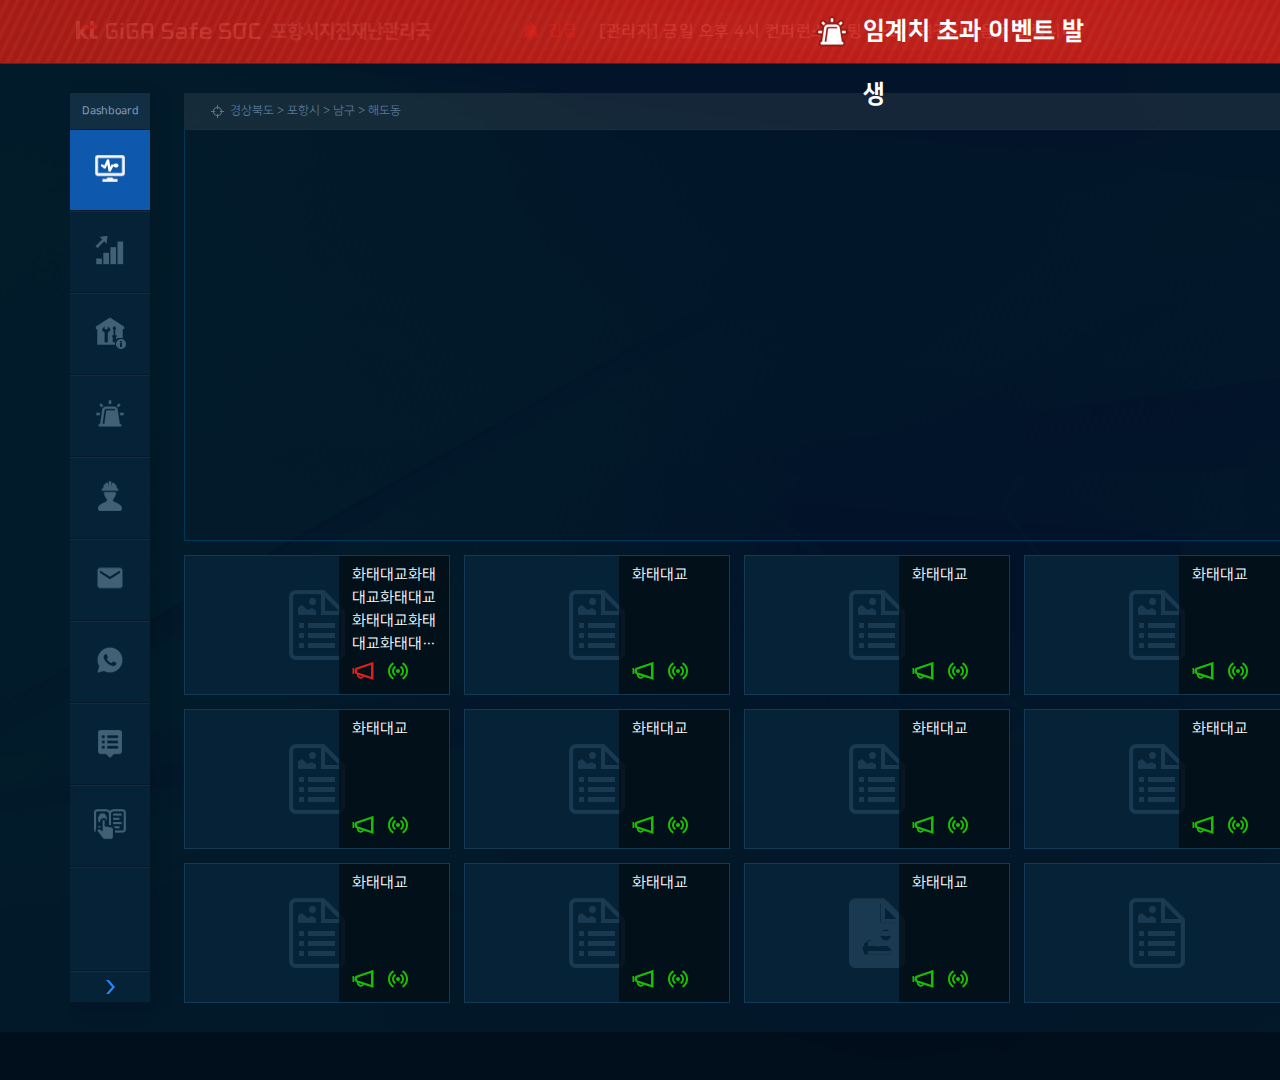
<file: statistics/index.html>
<!DOCTYPE html>
<html lang="ko">
<head>
	<meta http-equiv="Content-Type" content="text/html; charset=utf-8" />
	<meta http-equiv="X-UA-Compatible" content="IE=edge" />
	<meta name="keywords" content="KT" />
	<meta name="description" content="KT" />
	<title>GiGA Safe SOC</title>
	<link rel="stylesheet" href="../common/css/common.css" type="text/css">
	<link rel="stylesheet" href="./css/style.css" type="text/css">
	<link rel="stylesheet" href="./css/emergency.css" type="text/css"><!-- 이벤트 발생 css -->
	<link rel="stylesheet" href="../common/css/bootstrap/bootstrap.min.css" type="text/css">
	<link rel="stylesheet" href="../common/css/jquery.mCustomScrollbar.css" type="text/css">
	<link rel="stylesheet" href="../common/css/jstree/style.min.css" type="text/css">
	<link rel="stylesheet" href="../common/css/select/selectric.css" type="text/css">
	<script src="../common/js/jquery-3.3.1.min.js"></script>
	<script src="../common/js/popper.min.js"></script>
	<script src="../common/js/bootstrap.min.js"></script>
	<script src="../common/js/jquery.mCustomScrollbar.concat.min.js"></script>
	<script src="../common/js/marquee/jquery.marquee.min.js"></script>
	<script src="../common/js/highcharts/highcharts.js"></script>
	<script src="../common/js/jstree/jstree.min.js"></script>
	<script src="../common/js/select/jquery.selectric.js"></script>
	<script src="./js/emergency.js"></script><!-- 이벤트 발생 script -->
	<script src="./js/statistics.js"></script>
	<script src="../common/js/main.js"></script>
</head>
<body class="body">
	<div id="wrap">
		<header id="header">
			<h1 class="logo">
				<img src="../common/img/00_logo.png" alt="KT GIGA Safe SOC 로고 이미지">
			</h1>
			<h2 class="service_nm">포항시지진재난관리국</h2>
			<div class="alert alert-dismissible fade show noti_alert" role="alert">
				<span class="emergency">긴급</span>
			  	[관리자] 금일 오후 4시 컨퍼런스 미팅 장소가 변경되었음을 알립니다.
			  <button type="button" class="close" data-dismiss="alert" aria-label="Close">
			    <span aria-hidden="true">&times;</span>
			  </button>
			</div>
			<div class="func">
				<a class="btn_admin" data-toggle="modal" data-target="#chg_admin_modal"></a>
				<a class="btn_disaster_mode" data-toggle="modal" data-target="#mode_modal"></a>
				<div class="alarm">
					<a href="#" class="alarm_popover">
						<img src="../common/img/00_GNB_icon_alram.png" alt="알람 아이콘 이미지">
						<span class="badge badge-danger alarm_badge">14</span>
					</a>
				</div>
				<div id="popover_content">
					<table class="eve_alarm_table">
						<colgroup>
							<col style="width:60px" />
							<col style="width:75px" />
							<col style="width:35px" />
							<col style="width:50px" />
							<col style="width:80px" />
							<col style="width:35px" />
						</colgroup>
						<thead>
							<tr>
								<th>시설물 명</th>
								<th>이벤트 명</th>
								<th>등급</th>
								<th>발생 위치</th>
								<th>발생일시</th>
								<th>상태</th>
							</tr>
						</thead>
					</table>
					<div class="table_box">
						<table class="eve_alarm_table">
							<colgroup>
								<col style="width:60px" />
								<col style="width:75px" />
								<col style="width:35px" />
								<col style="width:50px" />
								<col style="width:80px" />
								<col style="width:35px" />
							</colgroup>
							<tbody>
								<tr>
									<td>화태대교</td>
									<td>가속도 임계</td>
									<td>경계</td>
									<td>A-03</td>
									<td>2018/04/23</td>
									<td>발생</td>
								</tr>
								<tr>
									<td>화태대교</td>
									<td>가속도 임계</td>
									<td>경계</td>
									<td>A-03</td>
									<td>2018/04/23</td>
									<td>발생</td>
								</tr>
								<tr>
									<td>화태대교</td>
									<td>가속도 임계</td>
									<td>경계</td>
									<td>A-03</td>
									<td>2018/04/23</td>
									<td>발생</td>
								</tr>
								<tr>
									<td>화태대교</td>
									<td>가속도 임계</td>
									<td>경계</td>
									<td>A-03</td>
									<td>2018/04/23</td>
									<td>발생</td>
								</tr>
								<tr>
									<td>화태대교</td>
									<td>가속도 임계</td>
									<td>경계</td>
									<td>A-03</td>
									<td>2018/04/23</td>
									<td>발생</td>
								</tr>
								<tr>
									<td>화태대교</td>
									<td>가속도 임계</td>
									<td>경계</td>
									<td>A-03</td>
									<td>2018/04/23</td>
									<td>발생</td>
								</tr>
								<tr>
									<td>화태대교</td>
									<td>가속도 임계</td>
									<td>경계</td>
									<td>A-03</td>
									<td>2018/04/23</td>
									<td>발생</td>
								</tr>
							</tbody>
						</table>
					</div>
				</div>
				<div class="user">
					<span class="user_id">KT admin</span>
					<span class="user_state">로그아웃</span>
				</div>
			</div>
		</header>

		<!-- 이벤트 발생 -->
		<div class="emergency_header">
			<strong class="emergency_tit">임계치 초과 이벤트 발생</strong>
			<ul class="emergency_control">
				<li><button class="btn_eve_confirm" data-toggle="modal" data-target="#event_bigdata_modal">확인</button></li>
				<li><button class="btn_eve_close">다음에</button></li>
			</ul>
		</div> 
		<!-- 이벤트 발생 --> 

		<section id="container">
			<div class="menu">
				<span class="menu_tit">Dashboard</span>
				<div id="gnb">
					<ul>
						<li class="stats_mor active">
							<a href="#">통계 모니터링</a>
						</li>
						<li class="rt_mor">
							<a href="../realtime/index.html">실시간 모니터링</a>
						</li>
						<li class="fa_info">
							<a href="../facility/index.html">시설물 정보</a>
						</li>
						<li class="eve_info">
							<a href="../event/index.html">이벤트 정보</a>
						</li>
						<li class="chk_info">
							<a href="../check/index.html">점검 정보</a>
						</li>
						<li class="sms_info">
							<a href="../sms/index.html">SMS 정보</a>
						</li>
						<li class="voc_info">
							<a href="../voc/index.html">VOC 정보</a>
						</li>
						<li class="noti">
							<a href="../notice/index.html">공지사항</a>
						</li>
						<li class="menual last_list">
							<a href="#">매뉴얼</a>
						</li>
					</ul>
				</div>
				<button class="show_hide_arrow"></button>
			</div>
			<div class="content_wrap horizontal">  <!-- horizontal, vertical 클래스를 이용하여 화면 전환 -->
				<div class="map_wrap">
					<div class="map_header">
						<p class="map_location">경상북도 > 포항시 > 남구 > 해도동</p>
					</div>
					<div class="map">
						<div class="legend">
							<ul>
								<li class="icon_bridge focus">교량<span class="fa_num">123</span></li>
								<li class="icon_parking">주차장<span class="fa_num">123</span></li>
								<li class="icon_tunnel">터널<span class="fa_num">123</span></li>
								<li class="icon_cons">공사장<span class="fa_num">123</span></li>
								<li class="icon_school">학교<span class="fa_num">123</span></li>
							</ul>
						</div>
					</div>
				</div>
				<div class="realtime_con_wrap">
					<div class="info_wrap">
						<div class="info_box">
							<div class="info_top">
								<ul>
									<li>
										<div class="select_link select01">
											<select>
												<option value="경상북도">경상북도</option>
												<option value="경상남도">경상남도</option>
											</select>
										</div>
									</li>
									<li>
										<div class="select_link select02">
											<select>
												<option value="포항시">포항시</option>
											</select>
										</div>
									</li>
									<li>
										<div class="select_link select03">
											<select>
												<option value="">남구</option>
											</select>
										</div>
									</li>
									<li>
										<div class="select_link select04">
											<select>
												<option value="">해도동</option>
											</select>
										</div>
									</li>
								</ul>
								<button class="btn_chk">조회</button>
							</div>
							<div class="weather">
								<div class="area">
									<span class="city">경상북도 포항시</span>
									<span class="district">남구 해도동</span>
									<span class="icon_weather"></span>
								</div>
								<div class="tem_info">
									<p class="temp_txt">22<span class="cel">&#8451;</span></p>
									<ul class="temp_cast">
										<li>
											<p>때때로 흐림, 습도</p>
											<p class="humi_info">
												<span class="humi_per">77 %</span>
											</p>
										</li>
										<li>
											<p>
												<span class="wind_dir"><span class="wind_dir_nm">북-북동</span>(
													<span class="wind_arrow">&nbsp;</span>
												)</span>
												<span class="wind_vec">4.2 m/s</span>
											</p>
										</li>
									</ul>
								</div>
							</div>
						</div>
						<div class="disaster_wrap">
							<ul class="tab">
								<li><a href="#info" class="active">지진 정보</a></li>
								<li><a href="#news">News Feed</a></li>
							</ul>
							<div class="cons">
								<div id="info" class="tab_con"> <!-- 데이터가 없으면 'none_info' 클래스 추가 -->
									<p>지진 정보를 수집하지 못했습니다.</p> <!-- 부모요소에 'none_info' 클래스 적용시 표출 -->
									<table class="dis_table mgb4">
										<colgroup>
											<col style="width:250px"/>
											<col style="width:68px"/>
											<col style="width:110px"/>
											<col style="width:66px"/>
										</colgroup>
										<thead>
											<tr>
												<th class="text_l">발생처</th>
												<th>규모</th>
												<th>발생 일자</th>
												<th>지도</th>
											</tr>
										</thead>
									</table>
									<div class="table_box mCustomScrollbar">
										<table class="dis_table">
											<colgroup>
												<col style="width:250px"/>
												<col style="width:68px"/>
												<col style="width:110px"/>
												<col style="width:66px"/>
											</colgroup>
											<tbody>
												<tr>
													<td>경북 포항시 북구 흥해읍 인근 7km 지점</td>
													<td>2.1</td>
													<td>2018/07/09</td>
													<td>
														<button class="btn_view">보기</button>
													</td>
												</tr>
												<tr>
													<td>경북 포항시 북구 흥해읍 인근 7km 지점</td>
													<td>2.1</td>
													<td>2018/07/09</td>
													<td>
														<button class="btn_view">보기</button>
													</td>
												</tr>
												<tr>
													<td>경북 포항시 북구 흥해읍 인근 7km 지점</td>
													<td>2.1</td>
													<td>2018/07/09</td>
													<td>
														<button class="btn_view">보기</button>
													</td>
												</tr>
												<tr>
													<td>경북 포항시 북구 흥해읍 인근 7km 지점</td>
													<td>2.1</td>
													<td>2018/07/09</td>
													<td>
														<button class="btn_view">보기</button>
													</td>
												</tr>
												<tr>
													<td>경북 포항시 북구 흥해읍 인근 7km 지점</td>
													<td>2.1</td>
													<td>2018/07/09</td>
													<td>
														<button class="btn_view">보기</button>
													</td>
												</tr>
												<tr>
													<td>경북 포항시 북구 흥해읍 인근 7km 지점</td>
													<td>2.1</td>
													<td>2018/07/09</td>
													<td>
														<button class="btn_view">보기</button>
													</td>
												</tr>
												<tr>
													<td>경북 포항시 북구 흥해읍 인근 7km 지점</td>
													<td>2.1</td>
													<td>2018/07/09</td>
													<td>
														<button class="btn_view">보기</button>
													</td>
												</tr>
											</tbody>
										</table>
									</div>
								</div>
								<div id="news" class="tab_con"> <!-- 데이터가 없으면 'none_news' 클래스 추가 -->
									<p>News Feed 정보를 수집하지 못했습니다.</p> <!-- 부모요소에 'none_news' 클래스 적용시 표출 -->
									<ul class="news mCustomScrollbar">
										<li>[데일리뉴스] 포항시 지진 피해 심각 지역 공공기관 일제히 가동불가로 인한 2차 피해 심각 지역 공공기관 일제히 가동불가로 인한 2차 피</li>
										<li>[데일리뉴스] 포항시 지진 피해 심각 지역 공공기관 일제히 가동불가로 인한 2차 피</li>
										<li>[데일리뉴스] 포항시 지진 피해 심각 지역 공공기관 일제히 가동불가로 인한 2차 피</li>
										<li>[데일리뉴스] 포항시 지진 피해 심각 지역 공공기관 일제히 가동불가로 인한 2차 피</li>
										<li>[데일리뉴스] 포항시 지진 피해 심각 지역 공공기관 일제히 가동불가로 인한 2차 피</li>
										<li>[데일리뉴스] 포항시 지진 피해 심각 지역 공공기관 일제히 가동불가로 인한 2차 피</li>
										<li>[데일리뉴스] 포항시 지진 피해 심각 지역 공공기관 일제히 가동불가로 인한 2차 피</li>
										<li>[데일리뉴스] 포항시 지진 피해 심각 지역 공공기관 일제히 가동불가로 인한 2차 피</li>
										<li>[데일리뉴스] 포항시 지진 피해 심각 지역 공공기관 일제히 가동불가로 인한 2차 피</li>
										<li>[데일리뉴스] 포항시 지진 피해 심각 지역 공공기관 일제히 가동불가로 인한 2차 피</li>
										<li>[데일리뉴스] 포항시 지진 피해 심각 지역 공공기관 일제히 가동불가로 인한 2차 피</li>
									</ul>
								</div>
							</div>
						</div>
					</div>
					<div class="img_wrap">
						<ul>
							<li>
								<div class="img_info">
									<span class="img_tit">화태대교화태대교화태대교화태대교화태대교화태대교화태대교화태대교화태대교화태대교화태대교화태대교</span>
									<ul class="realtime">
										<li class="icon_meter error"></li>
										<li class="icon_set"></li>
									</ul>
									<!-- <a href="#" class="btn_detail">상세보기>></a> -->
								</div>
							</li>
							<li>
								<div class="img_info">
									<span class="img_tit">화태대교</span>
									<ul class="realtime">
										<li class="icon_meter"></li>
										<li class="icon_set"></li>
									</ul>
									<!-- <a href="#" class="btn_detail">상세보기>></a> -->
								</div>
							</li>
							<li>
								<div class="img_info">
									<span class="img_tit">화태대교</span>
									<ul class="realtime">
										<li class="icon_meter"></li>
										<li class="icon_set"></li>
									</ul>
									<!-- <a href="#" class="btn_detail">상세보기>></a> -->
								</div>
							</li>
							<li>
								<div class="img_info">
									<span class="img_tit">화태대교</span>
									<ul class="realtime">
										<li class="icon_meter"></li>
										<li class="icon_set"></li>
									</ul>
									<!-- <a href="#" class="btn_detail">상세보기>></a> -->
								</div>
							</li>
							<li>
								<div class="img_info">
									<span class="img_tit">화태대교</span>
									<ul class="realtime">
										<li class="icon_meter"></li>
										<li class="icon_set"></li>
									</ul>
									<!-- <button class="btn_detail">상세보기>></button> -->
								</div>
							</li>
							<li>
								<div class="img_info">
									<span class="img_tit">화태대교</span>
									<ul class="realtime">
										<li class="icon_meter"></li>
										<li class="icon_set"></li>
									</ul>
									<!-- <a href="#" class="btn_detail">상세보기>></a> -->
								</div>
							</li>
							<li>
								<div class="img_info">
									<span class="img_tit">화태대교</span>
									<ul class="realtime">
										<li class="icon_meter"></li>
										<li class="icon_set"></li>
									</ul>
									<!-- <a href="#" class="btn_detail">상세보기>></a> -->
								</div>
							</li>
							<li>
								<div class="img_info">
									<span class="img_tit">화태대교</span>
									<ul class="realtime">
										<li class="icon_meter"></li>
										<li class="icon_set"></li>
									</ul>
									<!-- <a href="#" class="btn_detail">상세보기>></a> -->
								</div>
							</li>
							<li>
								<div class="img_info">
									<span class="img_tit">화태대교</span>
									<ul class="realtime">
										<li class="icon_meter"></li>
										<li class="icon_set"></li>
									</ul>
									<!-- <a href="#" class="btn_detail">상세보기>></a> -->
								</div>
							</li>
							<li>
								<div class="img_info">
									<span class="img_tit">화태대교</span>
									<ul class="realtime">
										<li class="icon_meter"></li>
										<li class="icon_set"></li>
									</ul>
									<!-- <a href="#" class="btn_detail">상세보기>></a> -->
								</div>
							</li>
							<li class="none_pic">
								<div class="img_info">
									<span class="img_tit">화태대교</span>
									<ul class="realtime">
										<li class="icon_meter"></li>
										<li class="icon_set"></li>
									</ul>
									<!-- <a href="#" class="btn_detail">상세보기>></a> -->
								</div>
							</li>
							<li class="none_fa">
								<!-- <p>시설물을<br/>등록하여 주십시오.</p> -->
								<div class="img_info">
									<span class="img_tit">화태대교</span>
									<ul class="realtime">
										<li class="icon_meter"></li>
										<li class="icon_set"></li>
									</ul>
								</div>
							</li>
						</ul>
					</div>
				</div>
			</div>

			<!-- 이벤트 발생 팝업 -->
			<div class="modal fade emergency" id="event_modal">
			  	<div class="modal-dialog">
			    	<div class="modal-content">
			      		<div class="modal-header">
			        		<h5 class="modal-title">시설물 이상 진동이 감지되었습니다.</h5>
			      		</div>
			      		<div class="modal-body">
							<div class="top_area">
								<span class="event_tit">임계치 초과 이벤트</span>
								<p class="event_day">
									<span>2018-08-13</span>
									<span>14:34:54</span>
								</p>
							</div>
							<div class="event_info_wrap">
								<div class="event_info">
									<span class="sub_tit">이벤트 발생 정보</span>
									<dl>
										<dt>시설물 명</dt>
										<dd>흥해초등학교</dd>
										<dt>시설물 유형</dt>
										<dd>교육기관</dd>
										<dt>발생 위치</dt>
										<dd>A-03</dd>
										<dt>센서 유형</dt>
										<dd>유선</dd>
										<dt>센서 종류</dt>
										<dd>가속도계</dd>
										<dt>설정 임계치</dt>
										<dd>X: 551.5/1554.4<br>Y: 551.5/1554.4</dd>
										<dt>계측값</dt>
										<dd>0.4</dd>
									</dl>
								</div>
								<div class="event_loca">
									<span class="sub_tit">이벤트 발생 위치</span>
									<div class="plans_box">
										<div class="plans_type">
											<span>본관 1층</span>
										</div>
										<div class="plans_img">
											<button class="left_arrow"></button>
											<!-- <img src="" alt=""> --> <!-- 이미지 추후 추가 -->
											<button class="right_arrow"></button>
										</div>
									</div>
								</div>
							</div>
							<div class="action_area">
								<ul class="tab">
									<li><a href="#sms" class="active">SMS 전송</a></li>
									<li><a href="#graph">이벤트 전/후 데이터</a></li>
									<li><a href="#manual">대응 매뉴얼</a></li>
								</ul>
								<div class="cons">
									<div id="sms" class="tab_con">
										<div class="sms_wrap">
											<div class="sms_to_wrap">
												<span class="sub_tit">SMS 발송 대상</span>
												<div class="sms_to mCustomScrollbar">
													<div id="jstree">
														<ul>
													      <li>Root node 1
													        <ul>
													          <li>Child node 1</li>
													          <li>Child node 2</li>
													          <li>Child node 2</li>
													          <li>Child node 2</li>
													          <li>Child node 2</li>
													          <li>Child node 2</li>
													          <li>Child node 2</li>
													          <li>Child node 2</li>
													          <li>Child node 2</li>
													          <li>Child node 2</li>
													          <li>Child node 2</li>
													        </ul>
													      </li>
													      <li>Root node 2</li>
													    </ul>
													</div>
												</div>
											</div>
											<div class="sms_con_wrap">
												<span class="sub_tit">발송 내용</span>
												<div class="sms_con">
													<textarea name="comment" rows="11" cols="50">
														
													</textarea>
												</div>
											</div>
										</div>
									</div> <!-- 1. SMS 전송 -->
									<div id="graph" class="tab_con"></div>
									<div id="manual" class="tab_con">
										<div class="manual_wrap">
											<div class="manual_con"></div>
										</div>
									</div>
								</div>
							</div>

			      		</div>
					    <div class="modal-footer emergency">
					        <button type="button" class="btn_action" data-toggle="modal">SMS 전송</button>
					        <button type="button" class="btn_cancle closeModal">닫기</button>
					    </div> 
			    	</div>
			 	</div>
			</div> <!-- Modal -->
			<!-- 이벤트 발생 팝업 -->

			<!-- 이벤트 발생 팝업 (빅데이터) -->
			<div class="modal fade emergency" id="event_bigdata_modal">
			  	<div class="modal-dialog">
			    	<div class="modal-content">
			      		<div class="modal-header">
			        		<h5 class="modal-title">시설물 이상 진동이 감지되었습니다.</h5>
			      		</div>
			      		<div class="modal-body">
							<div class="top_area">
								<span class="event_tit">임계치 초과 이벤트</span>
								<p class="event_day">
									<span>2018-08-13</span>
									<span>14:34:54</span>
								</p>
							</div>
							<div class="event_info_wrap">
								<div class="event_info">
									<span class="sub_tit">이벤트 발생 정보</span>
									<dl>
										<dt>시설물 명</dt>
										<dd>흥해초등학교</dd>
										<dt>시설물 유형</dt>
										<dd>교육기관</dd>
										<dt>발생 위치</dt>
										<dd>A-03</dd>
										<dt>센서 유형</dt>
										<dd>유선</dd>
										<dt>센서 종류</dt>
										<dd>가속도계</dd>
										<dt>설정 임계치</dt>
										<dd>X: 551.5/1554.4<br>Y: 551.5/1554.4</dd>
										<dt>계측값</dt>
										<dd>0.4</dd>
									</dl>
								</div>
								<div class="event_loca">
									<span class="sub_tit">빅데이터</span>
									<div class="bigdata_box">
										<div class="tit_area">
											<span class="bigdata_tit">유지관리 시기_<strong>가속도계</strong></span>
											<button class="btn_magn" data-toggle="modal" data-target="#chart_magn_modal">확대</button>
										</div>
										<div class="data_con_wrap">
											<div class="graph" id="bigdata_graph"></div>
											<!-- <div class="con_txt">
												<ul class="txt_list mCustomScrollbar">
													<li>
														<strong class="status_a">A(우수)</strong>
														<p> : 문제점이 없는 최상의 상태</p>
													</li>
													<li>
														<strong class="status_b">B(양호)</strong>
														<p> : 보조부재에 경미한 결함이  발생하였으나, 기능 발휘에는 지장이 없으며 내구성 증진을 위하여 일부의 보수가 필요한 상태</p>
													</li>
													<li>
														<strong class="status_c">C(보통)</strong>
														<p> : 주요부재에 경미한 결함 또는 보조부재에 광범위한 결함이 발생하였으나 전체적인 시설물의 안전에는 지 복사</p>
													</li>
													<li>
														<strong class="status_d">D(미흡)</strong>
														<p> : 주요부재에 결함이 발생하여 긴급한 보수 및 보강이 필요하며 사용 제한 여부를 결정하여야 하는 상태</p>
													</li>
													<li>
														<strong class="status_e">E(불량)</strong>
														<p> : 주요부재에 발생한 심각한 결함으로 인하여 시설물의 안전에 위험 에 있어 즉각 사용을 금지하고 보강 도는 개축을 하여야 하는 상태</p>
												</ul>
											</div> -->
										</div>
									</div>
								</div>
							</div>
							<div class="action_area">
								<ul class="tab">
									<li><a href="#sms_con" class="active">SMS 전송</a></li>
									<li><a href="#graph_con">이벤트 전/후 데이터</a></li>
									<li><a href="#manual_con">대응 매뉴얼</a></li>
								</ul>
								<div class="cons">
									<div id="sms_con" class="tab_con">
										<div class="sms_wrap">
											<div class="sms_to_wrap">
												<span class="sub_tit">SMS 발송 대상</span>
												<div class="sms_to mCustomScrollbar">
													<div id="jstree02">
														<ul>
													      <li>Root node 1
													        <ul>
													          <li>Child node 1</li>
													          <li>Child node 2</li>
													          <li>Child node 2</li>
													          <li>Child node 2</li>
													          <li>Child node 2</li>
													          <li>Child node 2</li>
													          <li>Child node 2</li>
													          <li>Child node 2</li>
													          <li>Child node 2</li>
													          <li>Child node 2</li>
													          <li>Child node 2</li>
													        </ul>
													      </li>
													      <li>Root node 2</li>
													    </ul>
													</div>
												</div>
											</div>
											<div class="sms_con_wrap">
												<span class="sub_tit">발송 내용</span>
												<div class="sms_con">
													<textarea name="comment" rows="11" cols="50">
														
													</textarea>
												</div>
											</div>
										</div>
									</div> <!-- 1. SMS 전송 -->
									<div id="graph_con" class="tab_con"></div>
									<div id="manual_con" class="tab_con">
										<div class="manual_wrap">
											<div class="manual_con"></div>
										</div>
									</div>
								</div>
							</div>

			      		</div>
					    <div class="modal-footer emergency">
					        <button type="button" class="btn_action" data-toggle="modal">SMS 전송</button>
					        <button type="button" class="btn_cancle closeModal">닫기</button>
					    </div> 
			    	</div>
			 	</div>
			</div> <!-- Modal -->
			<!-- 이벤트 발생 팝업 (빅데이터) -->

			<div class="modal fade" id="manual_modal">
				<div class="modal-dialog">
				    <div class="modal-content">
				      <div class="modal-header">
				        <h5 class="modal-title">대응 메뉴얼</h5>
				        <p class="page_info">
				        	<span class="cur_page">4</span>
				        	<span class="slash">/</span>
				        	<span class="ent_page">24</span>
				        </p>
				      </div>
				      <div class="modal-body">
				        <div class="manual_box">
				        	<ul class="manual mCustomScrollbar">
				        		<li>qwe</li>
				        		<li>qwe</li>
				        		<li>qwe</li>
				        		<li>qwe</li>
				        		<li>qwe</li>
				        		<li>qwe</li>
				        		<li>qwe</li>
				        		<li>qwe</li>
				        		<li>qwe</li>
				        		<li>qwe</li>
				        		<li>qwe</li>
				        		<li>qwe</li>
				        		<li>qwe</li>
				        		<li>qwe</li>
				        		<li>qwe</li>
				        		<li>qwe</li>
				        		<li>qwe</li>
				        		<li>qwe</li>
				        		<li>qwe</li>
				        		<li>qwe</li>
				        		<li>qwe</li>
				        		<li>qwe</li>
				        		<li>qwe</li>
				        		<li>qwe</li>
				        		<li>qwe</li>
				        		<li>qwe</li>
				        		<li>qwe</li>
				        		<li>qwe</li>
				        		<li>qwe</li>
				        		<li>qwe</li>
				        		<li>qwe</li>
				        		<li>qwe</li>
				        		<li>qwe</li>
				        		<li>qwe</li>
				        		<li>qwe</li>
				        		<li>qwe</li>
				        		<li>qwe</li>
				        		<li>qwe</li>
				        		<li>qwe</li>
				        		<li>qwe</li>
				        		<li>qwe</li>
				        		<li>qwe</li>
				        		<li>qwe</li>
				        		<li>qwe</li>
				        		<li>qwe</li>
				        		<li>qwe</li>
				        		<li>qwe</li>
				        		<li>qwe</li>
				        		<li>qwe</li>
				        		<li>qwe</li>
				        	</ul>
				        </div>
				      </div>
				      <div class="modal-footer">
				        <button type="button" class="btn_cancle closeModal">닫기</button>
				      </div>
				    </div>
				</div>
			</div> <!-- 대응 매뉴얼 팝업 -->
			<div class="modal fade" id="chart_magn_modal">
				<div class="modal-dialog">
				    <div class="modal-content">
				      <div class="modal-body">
				      	<span class="tit">유지관리 시기_<strong>가속도계</strong></span>
				        <div class="graph" id="magn_bigdata_graph">

				        </div>
				        <div class="con_txt">
							<ul class="txt_list mCustomScrollbar">
								<li>
									<strong class="status_a">A(우수)</strong>
									<p> : 문제점이 없는 최상의 상태</p>
								</li>
								<li>
									<strong class="status_b">B(양호)</strong>
									<p> : 보조부재에 경미한 결함이  발생하였으나, 기능 발휘에는 지장이 없으며 내구성 증진을 위하여 일부의 보수가 필요한 상태</p>
								</li>
								<li>
									<strong class="status_c">C(보통)</strong>
									<p> : 주요부재에 경미한 결함 또는 보조부재에 광범위한 결함이 발생하였으나 전체적인 시설물의 안전에는 지 복사</p>
								</li>
								<li>
									<strong class="status_d">D(미흡)</strong>
									<p> : 주요부재에 결함이 발생하여 긴급한 보수 및 보강이 필요하며 사용 제한 여부를 결정하여야 하는 상태</p>
								</li>
								<li>
									<strong class="status_e">E(불량)</strong>
									<p> : 주요부재에 발생한 심각한 결함으로 인하여 시설물의 안전에 위험 에 있어 즉각 사용을 금지하고 보강 도는 개축을 하여야 하는 상태</p>
								</li>
							</ul>
						</div>
				      </div>
				      <div class="modal-footer">
				        <button type="button" class="btn_cancle closeModal">확인</button>
				      </div>
				    </div>
				</div>
			</div> <!-- 빅데이터 차트 확대 팝업 -->
		</section>
		<footer id="footer" class="marquee">
			<p>[KBS2] 포항시 남구 연일읍 연일대교, 섬안큰다리 등 지진으로 피해 심각 지역 주민 피난 경보 발령</p>
			<p>[조선일보] 주민 대피에 혼선이 잇따라 추가 피해 확산 우려</p>
			<p>[데일리뉴스] 포항시 지진 피해 심각 지역 공공기관 일제히 가동불가로 인한 2차 피해 촉발</p>
			<p>[조선일보] 주민 대피에 혼선이 잇따라 추가 피해 확산 우려</p>
		</footer>
	</div>
</body>
</html>
</file>
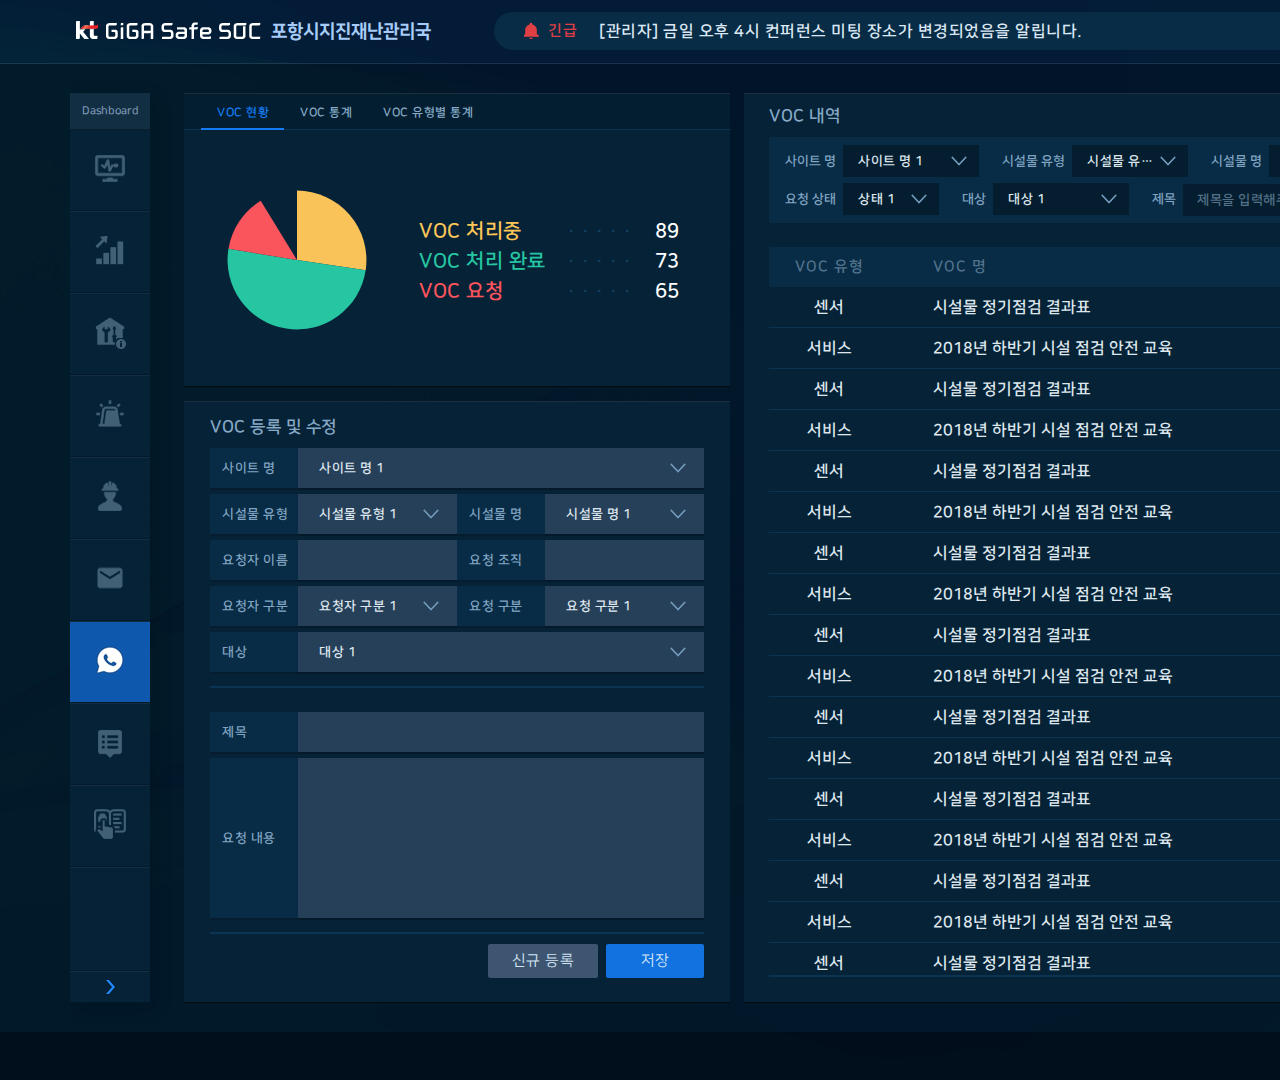
<file: voc/index.html>
<!DOCTYPE html>
<html lang="ko">
<head>
	<meta http-equiv="Content-Type" content="text/html; charset=utf-8" />
	<meta http-equiv="X-UA-Compatible" content="IE=edge" />
	<meta name="keywords" content="KT" />
	<meta name="description" content="KT" />
	<title>GiGA Safe SOC</title>
	<link rel="stylesheet" href="../common/css/common.css" type="text/css">
	<link rel="stylesheet" href="./css/style.css" type="text/css">
	<link rel="stylesheet" href="../common/css/bootstrap/bootstrap.min.css" type="text/css">
	<link rel="stylesheet" href="../common/css/jquery.mCustomScrollbar.css" type="text/css">
	<link rel="stylesheet" href="../common/css/select/selectric.css" type="text/css">
	<link rel="stylesheet" href="../common/css/datepicker/jquery-ui.css" type="text/css">
	<script src="../common/js/jquery-3.3.1.min.js"></script>
	<script src="../common/js/popper.min.js"></script>
	<script src="../common/js/bootstrap.min.js"></script>
	<script src="../common/js/jquery.mCustomScrollbar.concat.min.js"></script>
	<script src="../common/js/marquee/jquery.marquee.min.js"></script>
	<script src="../common/js/highcharts/highcharts.js"></script>
	<script src="../common/js/select/jquery.selectric.js"></script>
	<script src="../common/js/datepicker/jquery-ui.js"></script>
	<script src="./js/voc.js"></script>
	<script src="../common/js/main.js"></script>
</head>
<body class="body">
	<div id="wrap">
		<header id="header">
			<h1 class="logo">
				<img src="../common/img/00_logo.png" alt="KT GIGA Safe SOC 로고 이미지">
			</h1>
			<h2 class="service_nm">포항시지진재난관리국</h2>
			<div class="alert alert-dismissible fade show noti_alert" role="alert">
				<span class="emergency">긴급</span>
			  	[관리자] 금일 오후 4시 컨퍼런스 미팅 장소가 변경되었음을 알립니다.
			  <button type="button" class="close" data-dismiss="alert" aria-label="Close">
			    <span aria-hidden="true">&times;</span>
			  </button>
			</div>
			<div class="func">
				<a class="btn_admin" data-toggle="modal" data-target="#chg_admin_modal"></a>
				<a class="btn_disaster_mode" data-toggle="modal" data-target="#mode_modal"></a>
				<div class="alarm">
					<a href="#" class="alarm_popover">
						<img src="../common/img/00_GNB_icon_alram.png" alt="알람 아이콘 이미지">
						<span class="badge badge-danger alarm_badge">14</span>
					</a>
				</div>
				<div id="popover_content">
					<table class="eve_alarm_table">
						<colgroup>
							<col style="width:60px" />
							<col style="width:75px" />
							<col style="width:35px" />
							<col style="width:50px" />
							<col style="width:80px" />
							<col style="width:35px" />
						</colgroup>
						<thead>
							<tr>
								<th>시설물 명</th>
								<th>이벤트 명</th>
								<th>등급</th>
								<th>발생 위치</th>
								<th>발생일시</th>
								<th>상태</th>
							</tr>
						</thead>
					</table>
					<div class="table_box">
						<table class="eve_alarm_table">
							<colgroup>
								<col style="width:60px" />
								<col style="width:75px" />
								<col style="width:35px" />
								<col style="width:50px" />
								<col style="width:80px" />
								<col style="width:35px" />
							</colgroup>
							<tbody>
								<tr>
									<td>화태대교</td>
									<td>가속도 임계</td>
									<td>경계</td>
									<td>A-03</td>
									<td>2018/04/23</td>
									<td>발생</td>
								</tr>
								<tr>
									<td>화태대교</td>
									<td>가속도 임계</td>
									<td>경계</td>
									<td>A-03</td>
									<td>2018/04/23</td>
									<td>발생</td>
								</tr>
								<tr>
									<td>화태대교</td>
									<td>가속도 임계</td>
									<td>경계</td>
									<td>A-03</td>
									<td>2018/04/23</td>
									<td>발생</td>
								</tr>
								<tr>
									<td>화태대교</td>
									<td>가속도 임계</td>
									<td>경계</td>
									<td>A-03</td>
									<td>2018/04/23</td>
									<td>발생</td>
								</tr>
								<tr>
									<td>화태대교</td>
									<td>가속도 임계</td>
									<td>경계</td>
									<td>A-03</td>
									<td>2018/04/23</td>
									<td>발생</td>
								</tr>
								<tr>
									<td>화태대교</td>
									<td>가속도 임계</td>
									<td>경계</td>
									<td>A-03</td>
									<td>2018/04/23</td>
									<td>발생</td>
								</tr>
								<tr>
									<td>화태대교</td>
									<td>가속도 임계</td>
									<td>경계</td>
									<td>A-03</td>
									<td>2018/04/23</td>
									<td>발생</td>
								</tr>
							</tbody>
						</table>
					</div>
				</div>
				<div class="user">
					<span class="user_id">KT admin</span>
					<a class="user_state">Logout</a>
				</div>
			</div>
		</header>
		<section id="container">
			<div class="menu">
				<span class="menu_tit">Dashboard</span>
				<div id="gnb">
					<ul>
						<li class="stats_mor">
							<a href="../statistics/index.html">통계 모니터링</a>
						</li>
						<li class="rt_mor">
							<a href="../realtime/index.html">실시간 모니터링</a>
						</li>
						<li class="fa_info">
							<a href="../facility/index.html">시설물 정보</a>
						</li>
						<li class="eve_info">
							<a href="../event/index.html">이벤트 정보</a>
						</li>
						<li class="chk_info">
							<a href="../check/index.html">점검 정보</a>
						</li>
						<li class="sms_info">
							<a href="../sms/index.html">SMS 정보</a>
						</li>
						<li class="voc_info active">
							<a href="#">VOC 정보</a>
						</li>
						<li class="noti">
							<a href="../notice/index.html">공지사항</a>
						</li>
						<li class="menual last_list">
							<a href="#">매뉴얼</a>
						</li>
					</ul>
				</div>
				<button class="show_hide_arrow"></button>
			</div>
			<div class="content_wrap">
				<div class="left_side_wrap">
					<div class="voc_status">
						<ul class="tab">
							<li><a href="#voc_status" class="active">VOC 현황</a></li>
							<li><a href="#voc_stats">VOC 통계</a></li>
							<li><a href="#voc_type_stats">VOC 유형별 통계</a></li>
						</ul>
						<div class="cons">
							<div id="voc_status" class="tab_con">
								<div class="graph" id="voc_status_graph"></div>
								<div class="status_data">
									<dl>
										<dt class="ing">VOC 처리중</dt>
										<dd><span class="middot">&middot; &middot; &middot; &middot; &middot;</span>89</dd>
									</dl>
									<dl>
										<dt class="completion">VOC 처리 완료</dt>
										<dd><span class="middot">&middot; &middot; &middot; &middot; &middot;</span>73</dd>
									</dl>
									<dl>
										<dt class="request">VOC 요청</dt>
										<dd><span class="middot">&middot; &middot; &middot; &middot; &middot;</span>65</dd>
									</dl>
								</div>
							</div>
							<div id="voc_stats" class="tab_con">
								<ul class="select_period">
									<li><button class="active">년</button></li>
									<li><button>월</button></li>
									<li><button>일</button></li>
								</ul>
								<div class="graph" id="voc_sta_graph"></div>
							</div>
							<div id="voc_type_stats" class="tab_con">
								<ul>
									<li>
										<div class="graph" id="servie_voc_graph"></div>
										<span class="graph_tit">서비스<br>VOC</span>
										<div class="status_data">
											<dl>
												<dt class="occur">발생</dt>
												<dd><span class="middot">&middot; &middot; &middot; &middot;</span>89</dd>
											</dl>
											<dl>
												<dt class="processing">처리중</dt>
												<dd><span class="middot mgl">&middot; &middot; &middot;</span>73</dd>
											</dl>
											<dl>
												<dt class="completion">완료</dt>
												<dd><span class="middot">&middot; &middot; &middot; &middot;</span>65</dd>
											</dl>
										</div>
									</li>
									<li>
										<div class="graph" id="sensor_voc_graph"></div>
										<span class="graph_tit">센서<br>VOC</span>
										<div class="status_data">
											<dl>
												<dt class="occur">발생</dt>
												<dd><span class="middot">&middot; &middot; &middot; &middot;</span>89</dd>
											</dl>
											<dl>
												<dt class="processing">처리중</dt>
												<dd><span class="middot mgl">&middot; &middot; &middot;</span>73</dd>
											</dl>
											<dl>
												<dt class="completion">완료</dt>
												<dd><span class="middot">&middot; &middot; &middot; &middot;</span>65</dd>
											</dl>
										</div>
									</li>
								</ul>
							</div>
						</div>
					</div> <!-- VOC 현황 --> 
					<div class="voc_form">
						<span class="form_tit">VOC 등록 및 수정</span>
						<table class="voc_form_table">
							<colgroup>
								<col style="width:88px" />
								<col style="width:159px" />
								<col style="width:88px" />
								<col style="width:159px" />
							</colgroup>
							<tbody>
								<tr>
									<th>사이트 명</th>
									<td colspan="3">
										<select>
											<option value="사이트 명 1" selected="selected">사이트 명 1</option>
											<option value="사이트 명 2">사이트 명 2</option>
										</select>
									</td>
								</tr>
								<tr>
									<th>시설물 유형</th>
									<td>
										<select>
											<option value="시설물 유형 1" selected="selected">시설물 유형 1</option>
											<option value="시설물 유형 2">시설물 유형 2</option>
										</select>
									</td>
									<th>시설물 명</th>
									<td>
										<select>
											<option value="시설물 명 1" selected="selected">시설물 명 1</option>
											<option value="시설물 명 2">시설물 명 2</option>
										</select>
									</td>
								</tr>
								<tr>
									<th>요청자 이름</th>
									<td>
										<input type="text">
									</td>
									<th>요청 조직</th>
									<td>
										<input type="text">
									</td>
								</tr>
								<tr>
									<th>요청자 구분</th>
									<td>
										<select>
											<option value="요청자 구분 1" selected="selected">요청자 구분 1</option>
											<option value="요청자 구분 2">요청자 구분 2</option>
										</select>
									</td>
									<th>요청 구분</th>
									<td>
										<select>
											<option value="요청 구분 1" selected="selected">요청 구분 1</option>
											<option value="요청 구분 2">요청 구분 2</option>
										</select>
									</td>
								</tr>
								<tr>
									<th>대상</th>
									<td colspan="3">
										<select>
											<option value="대상 1" selected="selected">대상 1</option>
											<option value="대상 2">대상 2</option>
										</select>
									</td>
								</tr>
							</tbody>
						</table>
						<table class="voc_form_table mgb12">
							<colgroup>
								<col style="width:88px" />
								<col style="width:406px" />
							</colgroup>
							<tbody>
								<tr>
									<th>제목</th>
									<td>
										<input type="text">
									</td>
								</tr>
								<tr>
									<th>요청 내용</th>
									<td>
										<textarea cols="30" rows="10"></textarea>
									</td>
								</tr>
							</tbody>
						</table>
						<div class="btns">
							<button class="btn_regi">신규 등록</button>
							<button class="btn_save">저장</button>
						</div>
					</div>
				</div>
				<div class="data_wrap" id="voc_list">
					<span class="con_tit">VOC 내역</span>	
					<div class="search_box">
						<ul class="items">
							<li>
								<label>사이트 명</label>
								<select class="width136">
									<option value="사이트 명 1" selected="selected">사이트 명 1</option>
									<option value="사이트 명 2">사이트 명 2</option>
								</select>
							</li>
							<li>
								<label>시설물 유형</label>
								<select>
									<option value="시설물 유형 1" selected="selected">시설물 유형 1</option>
									<option value="시설물 유형 2">시설물 유형 2</option>
								</select>
							</li>
							<li>
								<label>시설물 명</label>
								<select class="width96">
									<option value="시설물 명 1" selected="selected">시설물 명 1</option>
									<option value="시설물 명 2">시설물 명 2</option>
								</select>
							</li>
							<li>
								<label>요청자 구분</label>
								<select class="width96">
									<option value="고객" selected="selected">고객</option>
									<option value="고객">고객</option>
								</select>
							</li>
							<li class="mgr0">
								<label>요청구분</label>
								<select>
									<option value="요청구분 1" selected="selected">요청구분 1</option>
									<option value="요청구분 2">요청구분 2</option>
								</select>
							</li>
							<li>
								<label>요청 상태</label>
								<select class="width96">
									<option value="상태 1" selected="selected">상태 1</option>
									<option value="상태 2">상태 2</option>
								</select>
							</li>
							<li>
								<label>대상</label>
								<select class="width136">
									<option value="대상 1" selected="selected">대상 1</option>
									<option value="대상 2">대상 2</option>
									<option value="대상 2">대상 2</option>
									<option value="대상 2">대상 2</option>
								</select>
							</li>
							<li>
								<label for="tit">제목</label>
								<input type="text" id="tit" placeholder="제목을 입력해주세요.">
							</li>
							<li class="mgr0">
								<label>요청 일자</label>
								<div class="calendar">
									<div class="input-group">
									  <input type="text" class="form-control from">
									  <div class="input-group-append">
									    <span class="input-group-text"></span>
									  </div>
									</div>
									<label>~</label>
									<div class="input-group">
									  <input type="text" class="form-control to">
									  <div class="input-group-append">
									    <span class="input-group-text"></span>
									  </div>
									</div>
								</div>
							</li>
						</ul>
						<button class="btn_search">검색</button>
					</div>
					<div class="table_wrap">
						<table class="voc_history_table">
							<colgroup>
								<col style="width:120px"/>
								<col style="width:359px"/>
								<col style="width:160px"/>
								<col style="width:262px"/>
								<col style="width:152px"/>
							</colgroup>
							<thead>
								<tr>
									<th>VOC 유형</th>
									<th>VOC 명</th>
									<th>등록자</th>
									<th>발송 일시</th>
									<th>상태</th>
								</tr>
							</thead>
						</table>
						<div class="table_box mCustomScrollbar">
							<table class="voc_history_table">
								<colgroup>
									<col style="width:120px"/>
									<col style="width:359px"/>
									<col style="width:160px"/>
									<col style="width:262px"/>
									<col style="width:152px"/>
								</colgroup>
								<tbody>
									<tr>
										<td>센서</td>
										<td>시설물 정기점검 결과표</td>
										<td>장만옥</td>
										<td>2018/04/11 | 05:26:22</td>
										<td>처리 완료</td>
									</tr>
									<tr>
										<td>서비스</td>
										<td>2018년 하반기 시설 점검 안전 교육</td>
										<td>장만옥</td>
										<td>2018/04/11 | 05:26:22</td>
										<td>처리 완료</td>
									</tr>
									<tr>
										<td>센서</td>
										<td>시설물 정기점검 결과표</td>
										<td>장만옥</td>
										<td>2018/04/11 | 05:26:22</td>
										<td>처리 완료</td>
									</tr>
									<tr>
										<td>서비스</td>
										<td>2018년 하반기 시설 점검 안전 교육</td>
										<td>장만옥</td>
										<td>2018/04/11 | 05:26:22</td>
										<td>처리 완료</td>
									</tr>
									<tr>
										<td>센서</td>
										<td>시설물 정기점검 결과표</td>
										<td>장만옥</td>
										<td>2018/04/11 | 05:26:22</td>
										<td>처리 완료</td>
									</tr>
									<tr>
										<td>서비스</td>
										<td>2018년 하반기 시설 점검 안전 교육</td>
										<td>장만옥</td>
										<td>2018/04/11 | 05:26:22</td>
										<td>처리 완료</td>
									</tr>
									<tr>
										<td>센서</td>
										<td>시설물 정기점검 결과표</td>
										<td>장만옥</td>
										<td>2018/04/11 | 05:26:22</td>
										<td>처리 완료</td>
									</tr>
									<tr>
										<td>서비스</td>
										<td>2018년 하반기 시설 점검 안전 교육</td>
										<td>장만옥</td>
										<td>2018/04/11 | 05:26:22</td>
										<td>처리 완료</td>
									</tr>
									<tr>
										<td>센서</td>
										<td>시설물 정기점검 결과표</td>
										<td>장만옥</td>
										<td>2018/04/11 | 05:26:22</td>
										<td>처리 완료</td>
									</tr>
									<tr>
										<td>서비스</td>
										<td>2018년 하반기 시설 점검 안전 교육</td>
										<td>장만옥</td>
										<td>2018/04/11 | 05:26:22</td>
										<td>처리 완료</td>
									</tr>
									<tr>
										<td>센서</td>
										<td>시설물 정기점검 결과표</td>
										<td>장만옥</td>
										<td>2018/04/11 | 05:26:22</td>
										<td>처리 완료</td>
									</tr>
									<tr>
										<td>서비스</td>
										<td>2018년 하반기 시설 점검 안전 교육</td>
										<td>장만옥</td>
										<td>2018/04/11 | 05:26:22</td>
										<td>처리 완료</td>
									</tr>
									<tr>
										<td>센서</td>
										<td>시설물 정기점검 결과표</td>
										<td>장만옥</td>
										<td>2018/04/11 | 05:26:22</td>
										<td>처리 완료</td>
									</tr>
									<tr>
										<td>서비스</td>
										<td>2018년 하반기 시설 점검 안전 교육</td>
										<td>장만옥</td>
										<td>2018/04/11 | 05:26:22</td>
										<td>처리 완료</td>
									</tr>
									<tr>
										<td>센서</td>
										<td>시설물 정기점검 결과표</td>
										<td>장만옥</td>
										<td>2018/04/11 | 05:26:22</td>
										<td>처리 완료</td>
									</tr>
									<tr>
										<td>서비스</td>
										<td>2018년 하반기 시설 점검 안전 교육</td>
										<td>장만옥</td>
										<td>2018/04/11 | 05:26:22</td>
										<td>처리 완료</td>
									</tr>
									<tr>
										<td>센서</td>
										<td>시설물 정기점검 결과표</td>
										<td>장만옥</td>
										<td>2018/04/11 | 05:26:22</td>
										<td>처리 완료</td>
									</tr>
									<tr>
										<td>서비스</td>
										<td>2018년 하반기 시설 점검 안전 교육</td>
										<td>장만옥</td>
										<td>2018/04/11 | 05:26:22</td>
										<td>처리 완료</td>
									</tr>
									<tr>
										<td>센서</td>
										<td>시설물 정기점검 결과표</td>
										<td>장만옥</td>
										<td>2018/04/11 | 05:26:22</td>
										<td>처리 완료</td>
									</tr>
									<tr>
										<td>서비스</td>
										<td>2018년 하반기 시설 점검 안전 교육</td>
										<td>장만옥</td>
										<td>2018/04/11 | 05:26:22</td>
										<td>처리 완료</td>
									</tr>
									<tr>
										<td>센서</td>
										<td>시설물 정기점검 결과표</td>
										<td>장만옥</td>
										<td>2018/04/11 | 05:26:22</td>
										<td>처리 완료</td>
									</tr>
									<tr>
										<td>서비스</td>
										<td>2018년 하반기 시설 점검 안전 교육</td>
										<td>장만옥</td>
										<td>2018/04/11 | 05:26:22</td>
										<td>처리 완료</td>
									</tr>
								</tbody>
							</table>
						</div>
					</div>
				</div>
			</div>
			<div class="modal fade pop_style com_modal" id="regi_com_modal" tabindex="-1" role="dialog" aria-hidden="true">
				<div class="modal-dialog" role="document">
				  	<div class="modal-content">
						<div class="modal-body">
							<p class="content">정상적으로 등록을<br /><strong>완료</strong>하였습니다.</p>
						</div>
						<div class="modal-footer">
							<button type="button" class="btn_confirm" data-dismiss="modal">확인</button>
						</div>
					</div>
				</div>
			</div> <!-- 등록 완료 팝업 -->
			<div class="modal fade pop_style com_modal" id="modi_com_modal" tabindex="-1" role="dialog" aria-hidden="true">
				<div class="modal-dialog" role="document">
				  	<div class="modal-content">
						<div class="modal-body">
							<p class="content">정상적으로 수정을<br /><strong>완료</strong>하였습니다.</p>
						</div>
						<div class="modal-footer">
							<button type="button" class="btn_confirm" data-dismiss="modal">확인</button>
						</div>
					</div>
				</div>
			</div> <!-- 수정 완료 팝업 -->
			<div class="modal fade pop_style fail_modal" id="regi_fail_modal" tabindex="-1" role="dialog" aria-hidden="true">
				<div class="modal-dialog" role="document">
				  	<div class="modal-content">
						<div class="modal-body">
							<p class="content">알 수 없는 이유로 등록을<br /><strong>실패</strong>하였습니다.</p>
						</div>
						<div class="modal-footer">
							<button type="button" class="btn_confirm" data-dismiss="modal">확인</button>
						</div>
					</div>
				</div>
			</div> <!-- 등록 실패 팝업 -->
			<div class="modal fade pop_style fail_modal" id="modi_fail_modal" tabindex="-1" role="dialog" aria-hidden="true">
				<div class="modal-dialog" role="document">
				  	<div class="modal-content">
						<div class="modal-body">
							<p class="content">알 수 없는 이유로 수정을<br /><strong>실패</strong>하였습니다.</p>
						</div>
						<div class="modal-footer">
							<button type="button" class="btn_confirm" data-dismiss="modal">확인</button>
						</div>
					</div>
				</div>
			</div> <!-- 수정 실패 팝업 -->
			<div class="modal fade pop_style alert_modal" id="alert_modal" tabindex="-1" role="dialog" aria-hidden="true">
				<div class="modal-dialog" role="document">
				  	<div class="modal-content">
						<div class="modal-body">
							<span class="pop_tit">system alert!</span>
							<p class="content">제목이 입력되지 않았습니다.<br />제목을 입력 후 다시 시도하여 주십시오.</p>
						</div>
						<div class="modal-footer">
							<button type="button" class="btn_confirm" data-dismiss="modal">확인</button>
						</div>
					</div>
				</div>
			</div> <!-- alert 팝업 -->
		</section>
		<footer id="footer" class="marquee">
			<p>[KBS2] 포항시 남구 연일읍 연일대교, 섬안큰다리 등 지진으로 피해 심각 지역 주민 피난 경보 발령</p>
			<p>[조선일보] 주민 대피에 혼선이 잇따라 추가 피해 확산 우려</p>
			<p>[데일리뉴스] 포항시 지진 피해 심각 지역 공공기관 일제히 가동불가로 인한 2차 피해 촉발</p>
			<p>[조선일보] 주민 대피에 혼선이 잇따라 추가 피해 확산 우려</p>
		</footer>
	</div>
</body>
</html>
</file>
<file: check/css/style.css>
/* ---- 컨텐츠 영역 ----  */
.left_side_wrap{
	float: left;        
	width: 546px;
	margin-right: 14px;
}
.data_wrap{
    position: relative;
    float: left;
    width: 1106px;
    border-top: 1px solid #1b2f3f;
    border-bottom: 1px solid #030b11;
}
.data_wrap:after {
    content: '';
    position: absolute;
    top: 35px;
    left: 0;
    display: inline-block;
    width: 100%;
    height: 1px;
    background-color: #0a3452;
}
.data_wrap > .cons {
    position: relative;
    height: 823px;
    background-color: #052237;
    padding: 25px 0 24px 27px;
}
.data_wrap > .cons:after{
    position: absolute;
    bottom: 69px;
    left: 26px;
    content: '';
    display: inline-block;
    width: 1054px;
    height: 2px;
    background-color: #0a3452;
}
.map_wrap{
    margin-bottom: 14px;
}
.check_sta{
    float: left;
    width: 100%;
    height: 294px;
    background-color: #052237;
    padding: 15px 25px 14px 14px;
    margin-bottom: 14px;
    border-top: 1px solid #1b2f3f;
    border-bottom: 1px solid #030b11;
    box-sizing: border-box;
}
.check_status{
    display: table;
    width: 100%;
    height: 140px;
    background-color: #052237;
    padding: 17px 45px 17px 25px;
    border-top: 1px solid #1b2f3f;
    border-bottom: 1px solid #030b11;
    box-sizing: border-box;

}

/* ---- 공통요소 ---- */
.con_tit{
    display: block;
    font-size: 14px;
    line-height: 14px;
    color: #87aac7;
    letter-spacing: 1px;
    padding-bottom: 16px;
}

.tab {
    background-color: #031e30;
    padding-top: 3px;
    padding-left: 17px;
    overflow: hidden;
}
.tab li {
    float: left;
}
.tab li a {
    position: relative;
    display: inline-block;
    font-size: 12px;
    line-height: 12px;
    color: #87aac7;
    letter-spacing: 0.5px;
    padding: 10px 15px 11px 16px;
}
.tab .active {
    color: #147bf2;
}
.tab .active:after {
    content: '';
    position: absolute;
    bottom: -1px;
    left: 0;
    width: 100%;
    height: 3px;
    background-color: #147bf2;
    z-index: 1;
}
.con_left{
    float: left;
    width: 530px;
    margin-right: 28px;
}
.con_right{
    float: left;
    width: 494px;
}
.con_left .table_box {
    height: 730px;
}
.btn_confirm{
    position: absolute;
    bottom: 24px;
    right: 26px;
    width: 98px;
    height: 34px;
    background-color: #1272e0;
    font-size: 15px;
    color: #d3e5f5;
    letter-spacing: 0.5px;
    text-align: center;
    border-radius: 2px;
}
.btn_confirm:hover{
    background-color: #065ec2;
}

/* 보고서 테이블 스타일 */
.form_table{
    border-collapse:separate; 
    border-spacing: 0 4px;
    margin-bottom: 8px;
}
.check_info_wrap .form_table{
    margin-bottom: 20px;
}
.form_table tr{
    margin-bottom: 4px;
}
.form_table th{
    font-size: 13px;
    color: #80a4c2;
    letter-spacing: 1px;
    vertical-align: middle;
    padding-left: 18px;
    background-color: #082c45;
    border-bottom: 2px solid #051d2f;
}
.form_table td{
    background-color: #27405a;
    border-bottom: 2px solid #041929;
}
.form_table td input{
    font-size: 13px;
    line-height: 40px;
    letter-spacing: 0.5px;
    color: #dee7ee;
    width: 100%;
    height: 40px;
    background-color: transparent;
    padding: 0 20px;
    box-sizing: border-box;
    border: none;
}
.form_table td .form-control:disabled, .form_table td .form-control[readonly]{
    background-color: transparent;
}
.form_table td .form-control:focus{
    background-color: transparent;
    border: none;
    box-shadow: none;
}
.form_table td .input-group-text{
    position: relative;
    width: 46px;    
    background: url(../img/05_overhaul_contents_search_normal.png) no-repeat center;
    border: none;
    box-sizing: border-box;
    cursor: pointer;
}
.form_table td .input-group-text:hover{
    background: url(../img/05_overhaul_contents_search_hover.png) no-repeat center;
}
.form_table td .input-group-text:after{
    content: '';
    display: inline-block;
    position: absolute;
    top: 10px;
    left: 0;
    width: 1px;
    height: 20px;
    background-color: #0a2f4a;
}
.form_table .colspan input{
    width: 90%;
}
.form_table td textarea{
    float: left;
    font-size: 13px;
    line-height: 21px;
    letter-spacing: 0.5px;
    color: #dee7ee;
    width: 90%;
    height: 292px;
    background-color: transparent;
    padding: 15px 20px;
    border: none;
    resize: none;
}
.routine_report .form_table td textarea{
    height: 442px;
    box-sizing: border-box;
}

.form_table .selectric-wrapper {
    position: relative;
    cursor: pointer;
}
.form_table .selectric {
    border: 1px solid #27405a;
    background: #27405a;
}
.form_table .selectric-focus .selectric{
    border-color: #27405a;
}
.form_table .selectric-hover .selectric, .form_table .selectric-open .selectric{
    border: 1px solid #27405a;
}
.form_table .selectric .label {
    font-family: 'NanumSquareB';
    font-size: 13px;
    color: #dee7ee;
    letter-spacing: 0.5px;
    margin: 0 38px 0 20px;
    height: 38px;
    line-height: 38px;
}
.form_table .selectric-items{
    background-color: #27405a;
    border: 1px solid #2c64a8;
}
.form_table .selectric-items li{
    font-family: 'NanumSquareB';
    font-size: 13px;
    color: #7d97b2;
    letter-spacing: 0.5px;
    padding: 10px 28px;
}
.form_table .selectric-items li.selected, .form_table .selectric-items li.selected:hover {
    background-color: #0c4b94;
    color: #dee7ee;
}
.form_table .selectric-items li:hover{
    background: #243b54;
    color: #7d97b2;
}
.form_table .selectric .button:after {
    content: " ";
    position: absolute;
    top: 0;
    right: 13px;
    bottom: 0;
    left: 0;
    margin: auto;
    width: 16px;
    height: 10px;
    border: none;
    background: url(../img/select_arrow.png) no-repeat;
}

/*  지도  */
.map_header{
    position: relative;
    height: 36px;
    background-color: rgba(255,255,255,.08);
}
.map_location{
    display: inline-block;
    font-family: 'NanumSquareR';
    font-size: 12px;
    line-height: 36px;
    color: #567894;
    padding-left: 46px;
    background: url(../../common/img/00_title_map_icon.png) no-repeat 27px 12px;
}
.map{
    position: relative;
    height: 412px;
    border: 1px solid #003758;
    box-sizing: border-box;
}
.map .legend{
    position: absolute;
    top: 25px;
    right: 25px;
    width: 96px;
    height: 158px;
    background-color: rgba(0,0,0,.85);
}
.map .legend ul{
    width: 55px;
    height: 112px;
    margin: 0 auto;
    padding: 23px 0 24px;
}
.map .legend li{
    font-family: 'NanumSquareR';
    font-size: 12px;
    color: #8fabbf;
    padding-left: 22px;
    margin-bottom: 8px
}

/*  기간별 점검 통계  */
.check_sta{
    position: relative;
}
.check_sta .con_tit{
    padding-left: 11px;
}
.select_period {
    position: absolute;
    top: 39px;
    left: 26px;
    border: 1px solid #1065c7;
    border-radius: 2px;
    overflow: hidden;
    z-index: 1;
}
.select_period li {
    float: left;
    width: 28px;
    height: 22px;
    border-right: 1px solid #1065c7;
}
.select_period button {
    width: 28px;
    font-size: 11px;
    line-height: 22px;
    color: #6d9cd1;
    background-color: #0c4b94;
    cursor: pointer;
}
.select_period .active{
    background-color: #1272e0;
    color: #fff;
}
.check_sta .graph {
    float: left;
    width: 100%;
    height: 236px;
}
.check_sta .highcharts-legend-item.highcharts-color-0 .highcharts-point{
    fill: #f9c359;
}
.check_sta .highcharts-legend-item.highcharts-color-1 .highcharts-point{
    fill: #10b3ba;
}

/*  점검 현황  */
.check_status > span{
    position: relative;
    display: table-cell;
    width: 83px;
    font-size: 20px;
    line-height: 20px;
    color: #87aac7;
    letter-spacing: 1px;
    vertical-align: middle;
}
.check_status > span:before{
    content: '';
    position: absolute;
    top: 30px;
    left: 0;
    display: inline-block;
    width: 20px;
    height: 2px;
    background-color: #2189ff;
}
.check_status .graph{
    float: left;
    width: 104px;
    height: 104px;
    margin-left: 58px;
    margin-right: 24px;
}
.highcharts-point.highcharts-color-0 {
    fill: #f9c359;
}
.highcharts-point.highcharts-color-1 { 
    fill: #10b3ba;
}
.status_data{
    display: table-cell;
    vertical-align: middle;
}
.status_data dl{
    color: #fff;
    font-size: 16px;
    line-height: 28px;
    letter-spacing: 0.5px;
    overflow: hidden;
}
.status_data dt {
    float: left;
    margin-right: 20px;
}
.status_data dd {
    float: left;
}
.status_data .total
{
    color: #618aab;
}
.status_data .routine
{
    color: #10b3ba;
    margin-right: 23px;
}
.status_data .fre
{
    color: #f9c359;
    margin-right: 23px;
}
.status_data .middot{
    color: #114061;  
    margin-right: 22px; 
}

/*  점검 내역  */
.check_info_wrap{
    width: 494px;
}
.tit_box{
    width: 100%;
    height: 34px;
    background-color: #031624;
    text-align: center;
    margin-bottom: 4px;
}
.tit_box span{
    font-size: 15px;
    line-height: 34px;
    color: #2186ef;
    letter-spacing: 0.5px;
}
.chk_table {
    width: 504px;
}
.chk_table th {
    height: 34px;
    font-size: 12px;
    line-height: 34px;
    color: #53748f;
    background-color: #082c45;
    letter-spacing: 1px;
    text-align: center;
}
.chk_table tbody tr {
    border-bottom: 1px solid #0a3452;
}
.chk_table thead th:first-child, .chk_table tbody td:first-child{
    text-align: left;
    padding-left: 20px;
}
.chk_table tbody .active {
    background-color: rgba(14,88,173,.5);
    border: 2px solid #0e58ad;
}
.chk_table td {
    font-size: 12px;
    line-height: 12px;
    color: #dee7ee;
    text-align: center;
    padding: 10px 0;
}

.check_items_wrap .tit_box{
    width: 494px;
    margin-bottom: 17px;
}
/*.check_items{
    height: 477px;
}*/
.check_items ul{
    margin-left: -8px;
    margin-top: -19px;
    overflow: hidden;
}
.check_items ul li{
    float: left;
    /*width: 243px;*/
    width: 100%;
    margin-left: 8px;
    margin-top: 19px;
}
.check_items .item_tit{
    font-size: 12px;
    line-height: 12px;
    color: #688cb1;
    letter-spacing: 0.5px; 
    margin-bottom: 3px;  
}
/*.check_items textarea{
    float: left;
    font-family: 'NanumSquareR';
    font-size: 12px;
    line-height: 18px;
    color: #e2eaf2;
    letter-spacing: 0.5px;
    width: 243px;
    height: 90px;
    padding: 13px 18px 11px;
    background-color: transparent;
    border: 2px solid #27405a;
    box-sizing: border-box;
    resize: none; 
}
.check_items textarea:focus {
    border-color: #2c64a8;
}*/
.radio_wrap{
    height: 31px;
    margin-left: 19px;
    overflow: hidden;
}
.radio_wrap label{
    float: left;
    font-size: 13px;
    line-height: 31px;
    color: #e6eaee;
    letter-spacing: 0.5px;
    margin-right: 19px;
    margin-bottom: 0;
}
.radio_wrap label.mgr0{
    margin-right: 0;
}
.radio_wrap input{
    margin: 0;
}
.radio_wrap .input{
    width: 200px;
    height: 31px;
    background-color: #041a29;
    font-size: 13px;
    color: #e6eaee;
    letter-spacing: 0.5px;
    padding: 9px 15px;
    margin-left: 8px;
    border: none;
    box-sizing: border-box;
}
.radio_wrap .item_etc{
    float: left;
}

/*  대응 결과 보고  */
.result_wrap .btm_style{
    padding-bottom: 8px;
    margin-bottom: 16px;
    border-bottom: 2px solid #0a3452 ;
}
.result_wrap .form_table th{
    font-size: 13px;
    padding-left: 12px;
    letter-spacing: 0.5px;
}
.result_wrap .form_table td{
    font-size: 13px;
    letter-spacing: 0.5px;
    background-color: #27405a;   
}

/* 보고 이벤트 검색 팝업 */
#event_search_modal .modal-dialog{
    max-width: 898px;
    margin: 223px auto 0;
}
#event_search_modal .modal-content{
    background-color: #0d1c2e;
    border: 2px solid #0d223b;
}
#event_search_modal .modal-body{
    padding: 44px 31px 24px 58px;
}
#event_search_modal .modal-footer{
    padding: 24px 78px;
    border-top: 1px solid #1a3352;
}
#event_search_modal .tit{
    position: relative;
    display: inline-block;
    font-family: 'NanumSquareR';
    font-size: 22px;
    line-height: 22px;
    margin-bottom: 39px; 
    color: #fff;
    letter-spacing: 0.5px;
}
#event_search_modal .tit:after{
    content: '';
    display: inline-block;
    position: absolute;
    bottom: -14px;
    left: 0;
    width: 782px;
    height: 1px;
    background-color: #1a3352;
}
.search_box{
    width: 782px;
    height: 38px;
    background-color: #0f243d;
    margin-bottom: 18px;
}
.search_box label{
    float: left;
    font-size: 13px;
    color: #80a4c2;
    letter-spacing: 0.5px;
    box-sizing: border-box;
    background-color: #1a3352;
}
.search_box label{
    width: 102px;
    font-size: 13px;
    line-height: 38px;
    color: #80a4c2;
    letter-spacing: 0.5px;
    margin-bottom: 0;
    padding-left: 12px;
}
.search_box .selectric-wrapper{
    float: left;
    width: 172px
}
.search_box .selectric, .search_box .selectric-open .selectric, .search_box .selectric-focus .selectric, .search_box .selectric-hover .selectric{
    background-color: #0f243d;
    border: 1px solid #0f243d; 
}
.search_box .selectric .label{
    height: 36px;
    line-height: 36px;
    color: #dee7ee;
    font-size: 13px;
    color: #dee7ee;
    letter-spacing: 0.5px;
    margin: 0 38px 0 20px;
}
.search_box .selectric-items{
    background-color: #0f243d;
    border: 1px solid #2c64a8;
}
.search_box .selectric-items li{
    color: #7d97b2;
    font-size: 13px;
}
.search_box .selectric-items li.selected, .search_box .selectric-items li.selected:hover{
    background-color: #0c4b94;
    color: #dee7ee;
}
.search_box .selectric-items li:hover {
    background: #243b54;
    color: #7d97b2;
}
.search_box .selectric .button:after{
    content: " ";
    position: absolute;
    top: 0;
    right: 13px;
    bottom: 0;
    left: 0;
    margin: auto;
    width: 16px;
    height: 10px;
    border: none;
    background: url(../img/select_arrow.png) no-repeat;
}
.search_box .btn_search{
    position: relative;
    float: right;
    width: 46px;
    height: 38px;
    background: url(../img/05_overhaul_contents_search_normal.png) no-repeat center;
}
.search_box .btn_search:hover{
    background: url(../img/05_overhaul_contents_search_hover.png) no-repeat center;
}
.search_box .btn_search:before{
    content: '';
    position: absolute;
    top: 10px;
    left: 0;
    width: 1px;
    height: 20px;
    background-color: #183354;
}

.calendar{
    display: flex;
    float: left;
    margin-left: 9px;
}
.calendar label{
    float: left;
    width: auto;
    font-size: 11px;
    color: #87aac7;
    letter-spacing: 0.5px;
    padding: 0 5px;
    background-color: transparent;
}
.calendar input{
    float: left;
    position: relative;
    width: 120px;
    background-color: #27405a;
    font-size: 11px;
    line-height: 11px;
    letter-spacing: 0.5px;
    color: #d3e5f5;
    border: 0;
    padding: 8px 10px;
    border-radius: 2px;
    box-sizing: border-box;
    margin: auto 0;
}
.calendar_icon{
    float: left;
    display: inline-block;
    width: 20px;
    height: 20px;
    background: url(../img/05_overhaul_contents_calendar_normal.png) no-repeat;
    vertical-align: middle;
    margin: auto 0 auto 6px;
}
.calendar_icon:hover{
    background: url(../img/05_overhaul_contents_calendar_hover.png) no-repeat;
}
.calendar .label_from{
    display: none;
}
.eve_table{
    width: 782px;
}
.eve_table tr{
    border-bottom: 1px solid #0a3452;
    border-style: inset;
}
.eve_table tr.active{
    background-color: rgba(14,88,173,.5);
    border: 1px solid #0e58ad;
}
.eve_table th{
    font-size: 12px;
    height: 34px;
    line-height: 34px;
    color: #80a4c2;
    letter-spacing: 1px;
    background-color: #142b47;
    text-align: center;
}
.eve_table td{
    font-size: 12px;
    color: #dee7ee;
    text-align: center;
    height: 32px;
    line-height: 32px;
}
#event_search_modal .table_box{
    height: 335px;
}
.btn_input{
    font-size: 15px;
    color: #e6eaee;
    letter-spacing: 0.5px;
    width: 98px;
    height: 34px;
    line-height: 34px;
    background-color: #1272e0;
    text-align: center;
    border-radius: 2px;
}
.btn_input:hover{
    background-color: #065ec2;
}


/* calendar plugin style */
.ui-widget.ui-widget-content{
    background-color: #0a3452;
    border: 1px solid #144466;
}
.ui-datepicker .ui-datepicker-header{
    font-family: 'NanumSquareB';
    background-color: #082c45;
    border: 1px solid #144466 !important;
}
.ui-datepicker table{
    font-family: 'NanumSquareB';
    font-size: 12px;
    color: #87aac7;
}
.ui-state-default, .ui-widget-content .ui-state-default, .ui-widget-header .ui-state-default, .ui-button, html .ui-button.ui-state-disabled:hover, html .ui-button.ui-state-disabled:active{
    color: #87aac7;
    background: #082c45 ;
    border: 1px solid #144466;
}
.ui-state-highlight, .ui-widget-content .ui-state-highlight, .ui-widget-header .ui-state-highlight{
    border: 1px solid #034fa6;
    background: #1272e0 ;
    color: #fff;
}

/*정기 보고서 참고자료 버튼*/
.form_table td .input-group-text.upload{
    position: relative;
    width: 20px;    
    background: url(../img/05_overhaul_contents_upload_normal.png) no-repeat center;
    border: none;
    padding: 0 26px;
    box-sizing: border-box;
    cursor: pointer;
}
.form_table td .input-group-text.upload:hover{
    background: url(../img/05_overhaul_contents_upload_hover.png) no-repeat center;
}
.form_table td .input-group-text.upload:after{
    display: none;
}
</file>
<file: common/css/select/selectric.css>
/*======================================
  Selectric v1.11.0
======================================*/

.selectric-wrapper {
  position: relative;
  cursor: pointer;
}

.selectric-responsive {
  width: 100%;
}

.selectric {
  border: 1px solid #DDD;
  background: #F8F8F8;
  position: relative;
}

.selectric .label {
  display: block;
  white-space: nowrap;
  overflow: hidden;
  text-overflow: ellipsis;
  margin: 0 38px 0 10px;
  font-size: 12px;
  line-height: 38px;
  color: #444;
  height: 38px;
  -webkit-user-select: none;
     -moz-user-select: none;
      -ms-user-select: none;
          user-select: none;
}

.selectric .button {
  display: block;
  position: absolute;
  right: 0;
  top: 0;
  width: 38px;
  height: 38px;
  color: #BBB;
  text-align: center;
  font: 0/0 a;
  *font: 20px/38px Lucida Sans Unicode, Arial Unicode MS, Arial;
}

.selectric .button:after {
  content: " ";
  position: absolute;
  top: 0;
  right: 0;
  bottom: 0;
  left: 0;
  margin: auto;
  width: 0;
  height: 0;
  border: 4px solid transparent;
  border-top-color: #BBB;
  border-bottom: none;
}

.selectric-focus .selectric {
  border-color: #aaaaaa;
}

.selectric-hover .selectric {
  border-color: #c4c4c4;
}

.selectric-hover .selectric .button {
  color: #a2a2a2;
}

.selectric-hover .selectric .button:after {
  border-top-color: #a2a2a2;
}

.selectric-open {
  z-index: 9999;
}

.selectric-open .selectric {
  border-color: #c4c4c4;
}

.selectric-open .selectric-items {
  display: block;
}

.selectric-disabled {
  filter: alpha(opacity=50);
  opacity: 0.5;
  cursor: default;
  -webkit-user-select: none;
     -moz-user-select: none;
      -ms-user-select: none;
          user-select: none;
}

.selectric-hide-select {
  position: relative;
  overflow: hidden;
  width: 0;
  height: 0;
}

.selectric-hide-select select {
  position: absolute;
  left: -100%;
}

.selectric-hide-select.selectric-is-native {
  position: absolute;
  width: 100%;
  height: 100%;
  z-index: 10;
}

.selectric-hide-select.selectric-is-native select {
  position: absolute;
  top: 0;
  left: 0;
  right: 0;
  height: 100%;
  width: 100%;
  border: none;
  z-index: 1;
  box-sizing: border-box;
  opacity: 0;
}

.selectric-input {
  position: absolute !important;
  top: 0 !important;
  left: 0 !important;
  overflow: hidden !important;
  clip: rect(0, 0, 0, 0) !important;
  margin: 0 !important;
  padding: 0 !important;
  width: 1px !important;
  height: 1px !important;
  outline: none !important;
  border: none !important;
  *font: 0/0 a !important;
  background: none !important;
}

.selectric-temp-show {
  position: absolute !important;
  visibility: hidden !important;
  display: block !important;
}

/* Items box */
.selectric-items {
  display: none;
  position: absolute;
  top: 100%;
  left: 0;
  background: #F8F8F8;
  border: 1px solid #c4c4c4;
  z-index: -1;
  box-shadow: 0 0 10px -6px;
}

.selectric-items .selectric-scroll {
  height: 100%;
  overflow: auto;
}

.selectric-above .selectric-items {
  top: auto;
  bottom: 100%;
}

.selectric-items ul, .selectric-items li {
  list-style: none;
  padding: 0;
  margin: 0;
  font-size: 12px;
  line-height: 20px;
  min-height: 20px;
}

.selectric-items li {
  display: block;
  padding: 10px;
  color: #666;
  cursor: pointer;
}

.selectric-items li.selected {
  background: #E0E0E0;
  color: #444;
}

.selectric-items li.highlighted {
  background: #D0D0D0;
  color: #444;
}

.selectric-items li:hover {
  background: #D5D5D5;
  color: #444;
}

.selectric-items .disabled {
  filter: alpha(opacity=50);
  opacity: 0.5;
  cursor: default !important;
  background: none !important;
  color: #666 !important;
  -webkit-user-select: none;
     -moz-user-select: none;
      -ms-user-select: none;
          user-select: none;
}

.selectric-items .selectric-group .selectric-group-label {
  font-weight: bold;
  padding-left: 10px;
  cursor: default;
  -webkit-user-select: none;
     -moz-user-select: none;
      -ms-user-select: none;
          user-select: none;
  background: none;
  color: #444;
}

.selectric-items .selectric-group.disabled li {
  filter: alpha(opacity=100);
  opacity: 1;
}

.selectric-items .selectric-group li {
  padding-left: 25px;
}
</file>
<file: login/css/style.css>
@charset "utf-8";

#wrap.login{
	background: url(../img/00_login_bg.jpg) no-repeat 50% 0;
	width: 100%;
	height: 1080px;
	padding: 0;
}

.login_lg{
    width: 270px;
    height: 40px;
    margin: 0 auto;
    padding-top: 267px;
}
.login_lg_sub{
	font-family: 'DroidSansFallback';
	font-size: 15px;
	color: #929bab;
    text-align: center;
    margin-top: -8px;
    padding-bottom: 25px;
}
.login .login_box{
	width: 406px;
	/* height: 435px; */
	margin: 0 auto;
	background-color: rgba(255,255,255,.07);
}
.login .login_box .box_inner_header{
	position: relative;
	padding: 25px 38px 18px;
}
.login .login_box .box_inner_con{
	padding: 25px 37px 0;
	border-bottom: 1px solid rgba(0,0,0,.22);
}
.login .login_box .box_inner_footer{
	padding: 18px 0 27px;
	border-top: 1px solid rgba(255,255,255,.11);
}
.login .login_box .box_inner_header:after{
	content: '';
	position: absolute;
	bottom: 0;
	left: 38px;
	display: inline-block;
	width: 330px;
	height: 1px;
	background-color: rgba(255,255,255,.12);
}

.login .login_box .box_inner_header > span{
	position: relative;
	font-family: 'NanumSquareEB';
	font-size: 17px;
	color: #e6eaee;
	margin-right: 50px;
}
.login .login_box .box_inner_header > span:before{
	content: '';
	position: absolute;
	top: -10px;
	left: 0;
	display: inline-block;
	width: 17px;
	height: 1px;
	background-color: #e03f44;
}
.login .login_box .box_inner_header > p{
	font-family: 'NanumSquareR';
	font-size: 11px;
	display: inline-block;
	color: #aeb3b8;
    line-height: 15px;
}
.login .login_box .box_inner_con dl{
	display: table;
	width: 332px;
	margin-bottom: 20px;
}
.login .login_box .box_inner_con dl:nth-child(3){
	margin-bottom: 25px;
}
.login .login_box .box_inner_con dl>dt{
	display: table-cell;
	width: 67px;
	font-family: 'NanumSquareB';
	text-align: left;
	font-size: 15px;
	color: #e6eaee;
	margin-right: 46px;
    vertical-align: middle;
}
.login .login_box .box_inner_con dl:nth-child(3)>dt{
	vertical-align: text-bottom;
}
.login .login_box .box_inner_con dl>dd{
	position: relative;
	text-align: right;
}
.login .login_box .box_inner_con dl>dd>input{
	position: relative;
	width: 229px;
	padding: 10px 47px 11px 13px;
	font-family: 'NanumSquareEB';
	font-size: 12px;
	color: #e6eaee;
	background-color: transparent;
	background-position: 199px;
	background-repeat: no-repeat;
	border: 1px solid #8d9ba6;
	box-sizing: border-box;
	border-radius: 4px;
}
.login .login_box .box_inner_con dl>dd>input::placeholder{
	color: #778996;
}
.login_box .confirm{
    display: table;
	margin: 0 auto 22px;
}
.login .login_box .box_inner_con dl>dd>p{
	position: relative;
	width: 229px;
	height: 48px;
	line-height: 45px;
	text-align: center;
	font-size: 17px;
	letter-spacing: 0.5px;
	color: #fff;
	background-color: rgba(27,32,41,.4);
	border: 1px solid #1b2029;
	box-sizing: border-box;
	margin-left: 35px;
	background-image: url(../img/00_login_icon_refresh_normal.png);
	background-position: 198px;
	background-repeat: no-repeat;
}
.login .login_box .box_inner_con dl>dd>p:before{
	content: '';
	position: absolute;
	top: 5px;
	right: 40px;
	display: inline-block;
	width: 1px;
	height: 36px;
	background-color: #252e31;
}
.login .login_box .box_inner_con dl>dd>p:after{
	content: '';
	position: absolute;
	top: 5px;
	right: 39px;
	display: inline-block;
	width: 1px;
	height: 36px;
	background-color: rgba(255,255,255,.08);
}
.login .login_box .box_inner_con dl>dd>p:hover{
	background-image: url(../img/00_login_icon_refresh_hover.png);
}
.login .login_box .box_inner_con dl>dd>.error{
    position: absolute;
    left: 39px;
    bottom: -16px;
	font-family: 'NanumSquareR';
	font-size: 9px;
	color: #d41951;
	display: inline-block;
}
.login .login_box .box_inner_con dl>dd:after{
	content: '';
	position: absolute;
	top: 12px;
	right: 38px;
	display: inline-block;
	width: 1px;
	height: 12px;
	background-color: #8694a6;
}
.login .login_box .box_inner_con dl:nth-child(3)>dd:after{
	display: none;
}
.login .login_box .box_inner_con dl>dd>input#id{
	background-image: url(../img/00_login_icon_id.png);
}
.login .login_box .box_inner_con dl>dd>input#pw{
	background-image: url(../img/00_login_icon_pw.png);
}
.login .login_box .box_inner_con dl>dd>input#security{
	border: none;
	border-bottom: 1px solid #686d73;
	padding: 0 0 7px 4px;
	margin-bottom: 8px;
	letter-spacing: 0.5px;
	border-radius: 0;
}
.membership{
	font-family: 'NanumSquareR';
	font-size: 11px;
    line-height: 11px;
	color: #aeb3b8;
	background: url(../img/00_login_icon_exclamation_mark.png) no-repeat;
	padding: 1px 0 0 17px;
	margin-bottom: 9px;
}
.membership strong{
	position: relative;
	float: right;
}
.membership strong:before{
	content: '';
	position: absolute;
	top: 2px;
	left: -7px;
	display: inline-block;
	width: 1px;
	height: 10px;
	background-color: #75787d;
}
.membership strong button{
	font-family: 'NanumSquareB';
	font-size: 13px;
	color: #e6eaee;
	letter-spacing: 1px;
    padding: 0;
	background-color: transparent;
	border: none;
}

.login .login_box .box_inner_footer>a{
	width: 330px;
	font-family: 'NanumSquareEB';
	font-size: 17px;
	line-height: 17px;
	color: #e6eaee;
	display: block;
	padding: 13px 0 12px;
	background-color: #e03f44;
	margin: 0 auto;
	text-align: center;
	cursor: pointer;
	border-radius: 4px;
}
.login .login_box .box_inner_footer>a:hover{
	background-color: #c7383c;
}
.login .login_box .box_inner_footer>a:active{
	background-color: #ad3135;
}

/*  회원가입 팝업  */
#join_modal .modal-dialog{
	max-width: 660px;
    margin: 171px auto 0;
}
#join_modal .modal-content{
	background-color: transparent;
    background-image: url(../img/bg_singup.png);
    background-repeat: no-repeat;
}
#join_modal .modal-header{
	position: relative;
    padding: 15px 0 15px 36px;
	border-bottom: none;
}
#join_modal .modal-header:after{
	content: '';
	position: absolute;
	bottom: 0;
	left: 38px;
	display: inline-block;
	width: 584px;
	height: 1px;
	background-color: rgba(255,255,255,.12);
}
#join_modal .modal-body{
	position: relative;
	margin: 25px 38px 25px;
    padding: 0;
	border-top: 0;
}
#join_modal label{
	font-family: 'NanumSquareB';
	font-size: 13px;
	color: #e6eaee;
	letter-spacing: 1px;
	vertical-align: -webkit-baseline-middle;
}

#join_modal .modal-title{
    position: relative;
    font-family: 'NanumSquareB';
    font-size: 17px;
    line-height: 17px;
    color: #e6eaee;
	padding-top: 22px;
    padding-bottom: 6px;
}
#join_modal .modal-title:before{
	content: '';
	position: absolute;
	top: 9px;
	left: 0;
	display: inline-block;
	width: 17px;
	height: 1px;
	background-color: #e03f44;
}

#join_modal dl{
	display: table;
	width: 583px;
	margin-bottom: 20px;
}
#join_modal dl>dt{
	position: relative;
	display: table-cell;
	width: 100px;
	font-family: 'NanumSquareB';
	text-align: left;
	font-size: 17px;
	color: #e6eaee;
	margin-right: 46px;
    vertical-align: middle;
}
#join_modal .astro{
    position: absolute;
    left: -13px;
    color: #e03f44;
    display: inline-block;
}
#join_modal dl>dd{
	position: relative;
	text-align: right;
}
#join_modal dl>dd input{
	position: relative;
	width: 483px;
	padding: 10px 47px 11px 13px;
	font-family: 'NanumSquareEB';
	font-size: 12px;
	color: #e6eaee;
	letter-spacing: 0.5px;
	background-color: transparent;
	background-position: 199px;
	background-repeat: no-repeat;
	border: 1px solid #8d9ba6;
	box-sizing: border-box;
	border-radius: 4px;
}
#join_modal input::placeholder{
	color: #778996;
}
#join_modal .id_group{
	position: relative;
}
#join_modal .id_group .input-group-append{
	position: absolute;
	top: 0;
	right: 0;
}
#join_modal .address .input-group{
	margin-bottom: 10px;
}
#join_modal select{
	background-color: transparent;
	border: 1px solid #8d9ba6;
	box-sizing: border-box;
	border-radius: 4px;
	padding: 10px 47px 9px 13px;
	font-family: 'NanumSquareEB';
	font-size: 12px;
	color: #e6eaee;
}
#join_modal .email>dd>input, #join_modal .email>dd>select, #join_modal .tel>dd>input, #join_modal .tel>dd>select, #join_modal .group>dd>select{
	float: left;
	width: 150px;
}
#join_modal .tel .at{
    float: left;
    font-family: 'NanumSquareR';
    font-size: 13px;
    line-height: 34px;
    color: #898e93;
    padding: 0 5px;
}
#join_modal .email .at{
    float: left;
    font-family: 'NanumSquareR';
    font-size: 13px;
    line-height: 34px;
    color: #898e93;
    padding: 0 2px;
}
#join_modal .email select {
    margin-left: 15px;
}
#join_modal .group{
	margin-bottom: 0;
}
#join_modal #orga{
	margin-right: 79px;
}
#join_modal .error{
    position: absolute;
    left: 16px;
    bottom: -18px;
    font-family: 'NanumSquareR';
    font-size: 9px;
    color: #d41951;
    display: inline-block;
}
#join_modal .input-group-append button{
	position: relative;
	font-family: 'NanumSquareB';
	font-size: 11px;
	background-color: transparent;
	border: none;
	color: #e6edf2;
    padding: 10px 12px 10px 11px;
    letter-spacing: 1px;
}
#join_modal .input-group-append button:before{
	content: '';
	display: inline-block;
	position: absolute;
	top: 12px;
	left: 0;
	width: 1px;
	height: 12px;
	background-color: #676c73;
}
#join_modal .caution{
	position: absolute;
	left: 100px;
    bottom: -19px;
	font-family: 'NanumSquareR';
	font-size: 12px;
	line-height: 12px;
	color: #9a2c30;
	letter-spacing: 0.5px;
	padding-left: 17px;
	background: url(../img/00_login_icon_exclamation_mark_red.png) no-repeat;
}
#join_modal .btn_join{
	width: 584px;
    height: 42px;
    font-family: 'NanumSquareB';
    font-size: 17px;
    line-height: 17px;
    color: #e6eaee;
    background-color: #e03f44;
    border: 0;
    padding: 11px 41px;
    margin-bottom: 6px;
    border-radius: 4px;
}
#join_modal .btn_join:hover{
	background-color: #c73439;
}
#join_modal .btn_join:active{
	background-color: #ad3135;
}
#join_modal .modal-footer{
	position: relative;
	display: block;
	padding: 15px 36px 24px;
    border-top: 1px solid #475161;
}
#join_modal .modal-footer:before{
	content: '';
	position: absolute;
	top: -2px;
	left: 0;
	width: 100%;
	height: 1px;
	background-color: rgba(0,0,0,.22);

}
#join_modal .btn_cancle{
	font-family: 'NanumSquareB';
    font-size: 17px;
    line-height: 17px;
    color: #e6eaee;
	width: 584px;
	height: 42px;
    padding: 11px 41px;
    background-color: #202830;
    border-radius: 4px;
}
#join_modal .btn_cancle:hover, #join_modal .btn_cancle:active{
	background-color: #1b2229;
}

/* 로그인 추가 */
.box_inner_con .auth_code{
	position: relative;
	padding: 22px 0 9px;
}
.box_inner_con .auth_code:after{
	content: '';
	display: inline-block;
	position: absolute;
	top: 0;
	left: 0;
	width: 100%;
	height: 1px;
	background-color: rgba(255,255,255,.12);
}
.box_inner_con .auth_code dl{
	margin-bottom: 14px;
}
.login .login_box .box_inner_con .auth_code dl>dt{
	width: auto;
}
.login .login_box .box_inner_con .auth_code dl>dd:after{
	content: '';
    position: absolute;
    top: 12px;
    right: 59px;
    display: inline-block;
    width: 1px;
    height: 12px;
    background-color: #676c73;
}
.box_inner_con dl>dd>.input-group{
	float: right;
	width: 229px;
	height: 36px;
	border: 1px solid #686d73;
	border-radius: 4px;
}
.box_inner_con label{
	margin-bottom: 0;
}
.box_inner_con dl>dd .form-control{
	position: relative;
	font-size: 11px;
    color: #e6eaee;
	letter-spacing: 0.5px;
	padding: 9px 13px;
    background-color: transparent;
	border: none;
}
.box_inner_con dl>dd .form-control:focus{
	box-shadow: none;
}
.box_inner_con dl>dd .input-group-text{
	font-family: 'NanumSquareR';
	font-size: 13px;
	letter-spacing: 0.5px;
	color: #ff383f;
	background-color: transparent;
	border: none;
}
.box_inner_con .auth_code p{
	font-family: 'NanumSquareB';
	font-size: 13px;
	line-height: 13px;
	color: #acb6bf;
	letter-spacing: 0.5px;
	padding-bottom: 18px;
}
.box_inner_con .auth_code .info{
	font-family: 'NanumSquareR';
	font-size: 11px;
	line-height: 11px;
	letter-spacing: 0.5px;
	padding-bottom: 5px;
}
.box_inner_footer .btn_box{
	width: 330px;
	margin: 0 auto;
	overflow: hidden;
}
.box_inner_footer button{
	float: left;
	font-family: 'NanumSquareEB';
	font-size: 17px;
	line-height: 17px;
    color: #e6eaee;
    display: block;
	padding: 12px 0 11px;
	border-radius: 4px;
	border: none;
}
.box_inner_footer .btn_re{
	width: 204px;
	margin-right: 10px;
	background-color: #4a505c;
}
.box_inner_footer .btn_re:hover{
	background-color: #3d424f;
	color: #e6eaee;
}
.box_inner_footer .btn_confirm{
	width: 116px;
	background-color: #e03f44;
}
.box_inner_footer .btn_confirm:hover{
	background-color: #c7383c;
	color: #e6eaee;
}

/* 로그인 팝업 공통 스타일 */
.pop_style .modal-body{
    padding: 50px 38px 40px 193px;
}
.pop_style .content{
	color: #e5f1ff;
}
.pop_style .content strong{
	color: #e0284d;
}
.pop_style .btn_confirm{
	width: 84px;
	height: 32px;
	line-height: 32px;
	background-color: #2f4761;
	text-align: center;
	color: #fff;
	font-size: 15px;
	border-radius: 2px;
}
.pop_style .btn_confirm:hover{
	background-color: #253c54;
}

/* 로그인 실패 팝업 */
#login_fail_modal .modal-body{
	background-image: url(../img/popup/00_login_icon_fail.png);
}

/* 인증 실패 (인증번호 재입력) 팝업 */
#certi_code_modal .modal-body, #certi_fail_modal .modal-body{
	background-image: url(../img/popup/00_login_icon_OTP_fail.png);
}

/* 로그아웃 확인 팝업 */
#logout_modal .modal-body{
	background-image: url(../img/popup/00_logout_icon_confirm.png);
	padding: 65px 38px 55px 193px;
}
#logout_modal .modal-footer button{
	width: 84px;
	height: 32px;
	line-height: 32px;
	text-align: center;
	color: #fff;
	font-size: 15px;
	border-radius: 2px;
}
#logout_modal .btn_confirm{
	background-color: #e03f44;
	margin-right: 12px;
}
#logout_modal .btn_confirm:hover{
	background-color: #c7383c;
}
#logout_modal .btn_cancle{
	background-color: #2f4761;
}
#logout_modal .btn_cancle:hover{
	background-color: #253c54;
}

/* 로그아웃 완료 팝업 */
#logout_com_modal .modal-body{
	background-image: url(../img/popup/00_logout_icon_complete.png);
	padding: 65px 38px 55px 193px;
}

/* 계정등록 완료 핍압 */
#accout_com_modal .modal-body{
	background-image: url(../img/popup/00_signup_icon_sucess.png);
	padding: 65px 38px 55px 193px;
}
#accout_com_modal .content strong{
	color: #287be0;
}

/* 계정 등록 실패 팝업 */
#accout_fail_modal .modal-body{
	background-image: url(../img/popup/00_signup_icon_fail.png);
	padding: 65px 38px 55px 193px;
}
</file>
<file: notice/css/style.css>
.content_wrap{
	float: left;
	width: 1641px;
	height: 872px;
	background-color: #052237;
	padding: 14px 0 24px 25px;
}
.detail_wrap, .regist_wrap, .modify_wrap{
	display: none;
}
.width_sm .table_wrap{
	float: left;
	width: 800px;
	margin-right: 40px;
}
.width_sm .noti_table{
	width: 774px;
}
.width_sm .detail_wrap, .width_sm .regist_wrap, .width_sm .modify_wrap{
	float: left;
	width: 774px;
}
.width_sm .btns{
	margin-top: 27px;
}

/* ---- 공통요소 ---- */
.con_tit{
    display: block;
    font-size: 20px;
    line-height: 20px;
    color: #87aac7;
    letter-spacing: 1px;
    padding-bottom: 16px;
}
.btns{
    float: right;
    overflow: hidden;
    margin-right: 27px;
}
.btns li{
    float: left;
    height: 34px;
    text-align: center;
}
.btns button{
    width: 98px;
    font-family: 'NanumSquareR';
    font-size: 15px;
    line-height: 34px;
    letter-spacing: 0.5px;
    color: #d3e5f5;
    border-radius: 2px;
}
.btn_regist{
    background-color: #1272e0;
}
.btn_regist:hover{
    background-color: #065ec2;
}
.btn_modify{
    background-color: #3d5570;
    margin-left: 8px;
}
.btn_modify:hover{
    background-color: #314863;
}
.btn_delete{
    background-color: #354454;
    margin-left: 8px;
}
.btn_delete:hover{
    background-color: #293747;
}


/* 공지사항 */
.table_wrap{
	position: relative;
	padding-bottom: 13px;
	margin-bottom: 12px;
}
.table_wrap:after{
	content: '';
	display: inline-block;
	position: absolute;
	bottom: 0;
	left: 0;
	width: 1613px;
	height: 2px;
	background-color: #0a3452;
}
.noti_table{
	width: 1613px;
}
.table_box{
	height: 740px;
}
.noti_table th {
    height: 34px;
    font-size: 15px;
    line-height: 40px;
    color: #53748f;
    background-color: #082c45;
    letter-spacing: 1px;
    padding-left: 24px;
}
.noti_table tbody tr {
    border-bottom: 1px solid #0a3452;
    border-style: inset;
}
.noti_table tbody .active {
    background-color: rgba(14,88,173,.5);
    border: 1px solid #0e58ad;
}
.noti_table td {
    font-size: 16px;
    line-height: 16px;
    color: #dee7ee;
    padding: 16px 0 16px 24px;
}

/* 상세 & 등록 & 수정하기 */
.detail_wrap .con_tit, .regist_wrap .con_tit, .modify_wrap .con_tit{
	padding-bottom: 10px;
}
.regist_wrap .txt_tit{
	padding-bottom: 14px;
}
.form_table{
    border-collapse:separate; 
    border-spacing: 0 4px;
    margin-bottom: 8px;
}
.form_table.top_table{
	margin-bottom: 32px;
}
.form_table th{
    font-size: 14px;
    color: #80a4c2;
    letter-spacing: 1px;
    vertical-align: middle;
    padding-left: 18px;
    background-color: #082c45;
    border-bottom: 2px solid #051d2f;
}
.form_table td{
    background-color: #27405a;
    border-bottom: 2px solid #041929;
}
.form_table td input{
    font-size: 14px;
    line-height: 42px;
    letter-spacing: 0.5px;
    color: #dee7ee;
    width: 100%;
    height: 42px;
    background-color: transparent;
    padding: 0 24px;
    border: none;
    box-sizing: border-box;
}
.form_table td input:focus{
    border: 1px solid #2c64a8;
    box-sizing: border-box;
}
.content_wrap textarea{
    float: left;
    font-size: 13px;
    line-height: 21px;
    letter-spacing: 0.5px;
    color: #dee7ee;
    width: 100%;
    height: 619px;
    background-color: #27405a;
    padding: 24px;
    border: none;
    box-sizing: border-box;
    resize: none;
}
.detail_wrap textarea, .modify_wrap textarea{
	height: 571px;
}
.content_wrap textarea:focus{
	background-color: #152c45;
    border: 1px solid #2c64a8;
    box-sizing: border-box;
}
.form_table .selectric {
    border: 1px solid #27405a;
    background: #27405a;
}
.form_table .selectric-focus .selectric{
    border-color: #27405a;
}
.form_table .selectric-open .selectric{
    background-color: #152c45;
    border-color: #2c64a8;
}
.form_table .selectric-hover .selectric{
    border: 1px solid #27405a;
}
.form_table .selectric-open.selectric-hover .selectric{
    border-color: #2c64a8;
}
.form_table .selectric .label{
    font-family: 'NanumSquareB';
    font-size: 16px;
    color: #dee7ee;
    letter-spacing: 0.5px;
    margin: 0 38px 0 24px;
    height: 40px;
    line-height: 40px;
}
.form_table .selectric-items{
    background-color: #27405a;
    border: 1px solid #2c64a8;
}
.form_table .selectric-items li{
    font-family: 'NanumSquareB';
    font-size: 16px;
    color: #7d97b2;
    letter-spacing: 0.5px;
    padding: 12px 43px;
}
.form_table .selectric-items li.selected, .form_table .selectric-items li.selected:hover{
    background-color: #0c4b94;
    color: #dee7ee;
}
.form_table .selectric-items li:hover {
    background: #243b54;
    color: #7d97b2;
}
.form_table .selectric .button:after {
    content: " ";
    position: absolute;
    top: 0;
    right: 13px;
    bottom: 0;
    left: 0;
    margin: auto;
    width: 16px;
    height: 10px;
    border: none;
    background: url(../img/select_arrow.png) no-repeat;
}

/*  팝업  */
.pop_style .modal-dialog{
    max-width: 528px;
    margin:425px auto 0;
}
.pop_style .modal-content{
    background-color: transparent;
    border-radius: 0;
    border: 2px solid #0d223b;
    box-sizing: border-box;
}
.pop_style .modal-body{
    position: relative;
    background-color: #0d1c2e;
    background-position: 38px 29px;
    background-repeat: no-repeat;
    padding: 58px 38px 53px 193px;
}
.pop_style .modal-body:after{
    content: '';
    position: absolute;
    bottom: 0;
    left: 0;
    width: 100%;
    height: 1px;
    background-color: #091421;
}
.pop_style .modal-footer{
    background-color: #0d1c2e;
    padding: 11px 40px 17px;
    border-top: 1px solid #162b52;
}
.pop_style .content{
    font-size: 24px;
    color: #9bb7d4;
    line-height: 32px;
    letter-spacing: 0.5px;
}
.pop_style .content strong{
    color: #4083ff;
}
.btn_confirm{
    width: 84px;
    height: 32px;
    line-height: 32px;
    background-color: #2f4761;
    font-size: 15px;
    color: #e6eaee;
    border-radius: 2px;
}
.btn_confirm:hover{
    background-color: #253c54;
}

/* 완료 팝업 */
.com_modal .modal-body{
    background-image: url(../img/popup/00_icon_complite_popup.png);
}
.com_modal .content{
    color: #b2d5ff;
}

/* 실패 팝업 */
.fail_modal .modal-body{
    background-image: url(../img/popup/00_icon_fail_popup.png);
}
.pop_style.fail_modal .content strong{
    color: #e0284d;
}
.fail_modal .content{
    color: #e5f1ff;
}

/* alert 팝업 */
.alert_modal .modal-dialog {
    margin: 445px auto 0;
}
.alert_modal .modal-body{
    padding: 15px 60px 26px 30px;
}
.alert_modal .content{
    font-size: 20px;
    color: #ebf4ff;
    line-height: 30px;
    padding-left: 30px;
}
.alert_modal .pop_tit{
    display: inline-block;
    height: 24px;
    font-size: 14px;
    line-height: 24px;
    color: #86a0bf;
    letter-spacing: 0.25px;
    background: url(../img/popup/00_icon_system_alret_popup.png) no-repeat;
    padding-left: 31px;
    margin-bottom: 10px;
}
</file>
<file: realtime/css/style.css>
/*  컨텐츠 영역  */
.map_wrap{
	float: left;        
	width: 546px;
	margin-right: 14px;
}
.data_wrap{
	float: left;
	width: 1106px;
}
.left_wrap{
	float: left;
	width: 546px;
	margin-right: 14px;
}
.right_wrap{
	float: right;
	width: 546px;
}
.event_pro_status, .event_result, .event_grade, .event_res_history{
	float: left;
	width: 521px;
	height: 264px;
	background-color: #052237;
    border-top: 1px solid #1b2f3f;
    border-bottom: 1px solid #030b11;
    padding: 14px 0 14px 25px;
}
.event_pro_status{
    margin-bottom: 14px;
}
.event_result{
	float: left;
	width: 517px;
	padding: 14px 19px 14px 10px;
}
.event_grade{
	margin-bottom: 14px;
}
.fa_list_wrap{
    float: left;
	width: 1056px;
	height: 264px;
	background-color: #052237;
    border-top: 1px solid #1b2f3f;
    border-bottom: 1px solid #030b11;
    margin-top: 14px;
    padding: 14px 25px;
}

/*  공통요소  */
.con_tit{
	display: inline-block;
	font-size: 14px;
	line-height: 14px;
	color: #87aac7;
	letter-spacing: 1px;
	padding-bottom: 3px;
}
.table_tit{
	padding-bottom: 15px;
}
.select_link{
	position: relative;
	float: right;
    width: 72px;
    margin-top: -4px;
    z-index: 1;
}
.fa_list .select_link{
    margin-right: 21px;
}

/* selectric 스타일 */
.data_wrap .selectric{
	background-color: transparent;
	border: none;
}
.data_wrap .selectric .label {
    font-family: 'NanumSquareR';
    font-size: 12px;
    color: #87aac7;
    letter-spacing: 1px;
    height: 22px;
    line-height: 22px;
    padding-left: 6px;
    margin: 0;
}
.data_wrap .selectric .button {
    width: 12px;
    height: 12px;
    color: #d3e5f5;
    top: 5px;
    right: 5px;
}
.data_wrap .selectric .button:after {
    content: " ";
    position: absolute;
    top: 0;
    right: 0;
    bottom: 0;
    left: 0;
    margin: auto;
    width: 12px;
    height: 12px;
    border: none;
    background: url(../img/00_dropdown_arrow_down.png) no-repeat;
}
.data_wrap .selectric-items li {
    min-height: 0;
    font-family: 'NanumSquareB';
    font-size: 11px;
    line-height: 11px;
    color: #527c9e;
    display: block;
    padding: 6px 9px 5px;
    background-color: #083657;
}
.data_wrap .selectric-items li:hover{
	background-color: #072e4a;
	color: #527c9e;
}
.data_wrap .selectric-items li.highlighted, .data_wrap .selectric-items li.selected {
    background-color: #083657;
    color: #fff;
}
.data_wrap .selectric-items{
	border: none;
	box-shadow: none;
}

/*  지도  */
.map_header{
	height: 36px;
	background-color: rgba(255,255,255,.08);
}
.map_location{
	display: inline-block;
	font-family: 'NanumSquareR';
	font-size: 12px;
	line-height: 36px;
	color: #567894;
	padding-left: 46px;
	background: url(../../common/img/00_title_map_icon.png) no-repeat 27px 12px;
}
.map{
	position: relative;
	height: 874px;
	border: 1px solid #003758;
	box-sizing: border-box;
}
.map .legend{
	position: absolute;
	top: 25px;
	right: 25px;
	width: 96px;
	height: 158px;
	background-color: rgba(0,0,0,.85);
}
.map .legend ul{
	width: 55px;
	height: 112px;
	margin: 0 auto;
	padding: 23px 0 24px;
}
.map .legend li{
	font-family: 'NanumSquareR';
	font-size: 12px;
	color: #8fabbf;
	padding-left: 22px;
	margin-bottom: 8px
}

/*  이벤트 등록 및 처리 현황  */
.pie_chart{
	overflow: hidden;
	height: 254px;
}
.pie_chart li{
	float: left;
	width: 200px;
	height: 76px;
	padding: 26px 25px 25px 22px;
}
.pie_chart .graph_area{
	float: left;
	width: 75px;
	height: 75px;
	margin-right: 20px;
}
.pie_chart .graph_info{
	float: left;
	width: 104px;
}
.pie_chart .graph_tit{
	display: block;
	font-family: 'NanumSquareL';
	font-size: 18px;
    line-height: 18px;
	color: #e5e5e5;
	letter-spacing: 1px;
	padding-bottom: 10px;
	border-bottom: 1px solid #0c3857;
}
.graph_status dl{
	color: #fff;
	font-size: 10px;
	line-height: 10px;
	letter-spacing: 0.5px;
	margin-top: 5px;
	overflow: hidden;
	padding: 0 4px 0 3px;
}
.graph_status dt{
	float: left;
	width: 30px;
}
.graph_status dd{
	float: left;
}
.graph_status .red{
	color: #fa555d;
}
.graph_status .yellow{
	color: #f0bd56;
}
.graph_status .mint{
	color: #26c6a2;
}
.graph_status .middot{
	color: #114061;
	padding: 0 5px;
}

.highcharts-background{ 
	display: none;
}

.pie_chart .highcharts-point.highcharts-color-0,
.pie_chart .highcharts-legend-item.highcharts-color-0 .highcharts-point,
.pie_chart .highcharts-tooltip .highcharts-color-0 {
	fill: #f0bd56;
}
.pie_chart .highcharts-point.highcharts-color-1,
.pie_chart .highcharts-legend-item.highcharts-color-1 .highcharts-point,
.pie_chart .highcharts-tooltip .highcharts-color-1 {
	fill: #26c6a2;
}
.pie_chart .highcharts-point.highcharts-color-2,
.pie_chart .highcharts-legend-item.highcharts-color-2 .highcharts-point,
.pie_chart .highcharts-tooltip .highcharts-color-2 {
	fill: #fa555d;
}

/*차트 4개 이상일때*/
.pie_chart .mCSB_scrollTools{
    width: 26px;
}
.pie_chart .mCSB_scrollTools .mCSB_dragger .mCSB_dragger_bar{
    width: 7px;
    border-radius: 2px;
    background-color: #47637a;
}
.pie_chart .mCSB_scrollTools .mCSB_draggerRail {
    background-color: #183954;
}

/*case01*/
.pie_chart.case01 li{
	width: 494px;
	height: 254px;
	padding: 43px 62px 43px 60px;
	box-sizing: border-box;
}
.pie_chart.case01 .graph_area{
	width: 168px;
	height: 168px;
    margin-right: 40px;
}
.pie_chart.case01 .graph_tit{
	position: relative;
    font-size: 30px;
    line-height: 30px;
    padding: 0 0 14px 8px;
}
.pie_chart.case01 .graph_tit:after{
	content: '';
	position: absolute;
	top: -18px;
	right: 8px;
	width: 60px;
	height: 60px;
	display: inline-block;
}
.pie_chart.case01 .graph_tit.bridge:after{
	background: url(../img/02_statistics_icon_facility_001_bridge.png) no-repeat;
}
.pie_chart.case01 .graph_tit.parking:after{
	background: url(../img/02_statistics_icon_facility_002_parking.png) no-repeat;
}
.pie_chart.case01 .graph_tit.tunnel:after{
	background: url(../img/02_statistics_icon_facility_003_tunnel.png) no-repeat;
}
.pie_chart.case01 .graph_tit.construction:after{
	background: url(../img/02_statistics_icon_facility_004_construction.png) no-repeat;
}
.pie_chart.case01 .graph_tit.school:after{
	background: url(../img/02_statistics_icon_facility_005_school.png) no-repeat;
}
.pie_chart.case01 .graph_info{
	width: 164px;
    margin-top: 20px;
}
.case01 .graph_status dl{
	font-size: 16px;
    line-height: 16px;
    margin-top: 11px;
}
.case01 .graph_status dl:first-child{
	margin-top: 17px;
}
.case01 .graph_status dt{
	width: 46px;
}

/*case02*/
.pie_chart.case02 li{
	width: 247px;
	height: 254px;
	padding: 19px 62px;
	box-sizing: border-box;
}
.pie_chart.case02 .graph_area{
	width: 113px;
	height: 113px;
    margin-right: 0;
}
.pie_chart.case02 .graph_tit{
	font-size: 20px;
	line-height: 20px;
	text-align: center;
	margin-top: 18px;
	border-bottom: none;
}
.pie_chart.case02 .graph_info{
	width: 113px;
}
.case02 .graph_status dl{
	font-size: 13px;
	line-height: 13px;
	padding: 0;
}
.case02 .graph_status dt {
    width: 37px;
}
.case02 .graph_status .middot{
	letter-spacing: 0;
}

/*  이벤트 발생 현황  */
.event_result .con_header{
	position: relative;
}
.event_result .con_tit{
	padding-bottom: 8px;
	padding-left: 15px;
}
.event_result .graph_area{
	position: relative;
	float: left;
	width: 510px;
	height: 244px;
}
.event_result .highcharts-point-hover{
	fill: #072e51;
}
.event_result .highcharts-point.highcharts-color-0,
.event_result .highcharts-legend-item.highcharts-color-0 .highcharts-point,
.event_result .highcharts-tooltip .highcharts-color-0 {
	fill: #124894;
}
.event_result .select_period{
	position: absolute;
	top: 23px;
	left: 16px;
	border: 1px solid #1065c7;
	border-radius: 2px;
	overflow: hidden;
	z-index: 1;
}
.event_result .select_period li{
	float: left;
	width: 28px;
	height: 22px;
	border-right: 1px solid #1065c7;
}
.event_result .select_period li:last-child{
	border-right: none;
}
.event_result .select_period .active{
	background-color: #1272e0;
	color: #fff;
}
.event_result .select_period button{
    width: 28px;
	font-size: 11px;
	line-height: 22px;
	color: #6d9cd1;
	background-color: #0c4b94;
	cursor: pointer;
}

/*  이벤트 등급별 통계  */
.event_grade .con_tit{
	padding-bottom: 15px;
}
.event_grade .graph_area{
	float: left;
	width: 494px;
	height: 238px;
}
.highcharts-grid-line{
	stroke: #072b45;
}
.highcharts-tick{
	display: none;
}
.highcharts-axis-line{
	stroke: #072b45;
	stroke-width: 2;
}
.event_grade .highcharts-axis-labels{
	color: #315b7d;
}
.event_grade .highcharts-point.highcharts-color-0,
.event_grade .highcharts-legend-item.highcharts-color-0 .highcharts-point,
.event_grade .highcharts-tooltip .highcharts-color-0 {
	fill: #0fb3ba;
}
.event_grade .highcharts-point.highcharts-color-1,
.event_grade .highcharts-legend-item.highcharts-color-1 .highcharts-point,
.event_grade .highcharts-tooltip .highcharts-color-1 {
	fill: #ffa669;
}
.event_grade .highcharts-point.highcharts-color-2,
.event_grade .highcharts-legend-item.highcharts-color-2 .highcharts-point,
.event_grade .highcharts-tooltip .highcharts-color-2 {
	fill: #fa4953;
}
.event_grade .highcharts-point.highcharts-color-3,
.event_grade .highcharts-legend-item.highcharts-color-3 .highcharts-point,
.event_grade .highcharts-tooltip .highcharts-color-3 {
	fill: #ba2b96;
}
.event_grade .highcharts-crosshair.highcharts-crosshair-category.undefined{
	visibility: hidden;
}
.highcharts-data-labels.highcharts-series-0.highcharts-column-series.highcharts-color-0.highcharts-tracker tspan{
	fill: #0fb3ba;
}
.highcharts-data-labels.highcharts-series-1.highcharts-column-series.highcharts-color-1.highcharts-tracker tspan{
	fill: #ffa669;
}
.highcharts-data-labels.highcharts-series-2.highcharts-column-series.highcharts-color-2.highcharts-tracker tspan{
	fill: #fa4953;
}
.highcharts-data-labels.highcharts-series-3.highcharts-column-series.highcharts-color-3.highcharts-tracker tspan{
	fill: #ba2b96;
}
</file>
<file: sms/css/style.css>
/* ---- 컨텐츠 영역 ----  */
.left_side_wrap{
	float: left;        
	width: 546px;
	margin-right: 14px;
}
.data_wrap{
    position: relative;
    float: left;
    width: 1106px;
    height: 910px;
    padding: 14px 0 28px 25px;
    background-color: #052237;
    border-top: 1px solid #1b2f3f;
    border-bottom: 1px solid #030b11;
    box-sizing: border-box;
}
.left_side_wrap > div{
	width: 100%;
	/*height: 294px;*/
    height: 191px;
	padding: 15px 25px 14px;
	background-color: #052237;
	border-top: 1px solid #1b2f3f;
    border-bottom: 1px solid #030b11;
    box-sizing: border-box;
}

/* ---- 공통요소 ---- */
.con_tit{
    display: block;
    font-size: 14px;
    line-height: 14px;
    color: #87aac7;
    letter-spacing: 1px;
    padding-bottom: 16px;
}

/*  SMS 발송 현황  */
.left_side_wrap .sms_status{
    height: 294px;
	margin-bottom: 13px;
}
.sms_status .con_tit{
	padding-bottom: 63px;
}
.sms_status .graph{
	float: left;
	width: 152px;
	height: 152px;
	margin-left: 36px;
	margin-right: 47px;
}
.status_data{
	float: left;
	margin-top: 32px;
}
.status_data dl{
    color: #fff;
    font-size: 20px;
    line-height: 30px;
    letter-spacing: 0.5px;
    overflow: hidden;
}
.status_data dt {
    float: left;
}
.status_data dd {
    float: left;
}
.status_data .auto
{
    color: #1c66c7;
}
.status_data .manual
{
    color: #1ca9b3;
}
.status_data .fail
{
    color: #ff545d;
}
.status_data .middot{
    color: #114061;  
    margin: 0 24px;
}

/*  SMS 수동 발송 통계  */
.sms_manual_status{
	margin-bottom: 15px;
}
.sms_manual_status .con_tit{
    padding-bottom: 15px;
}
.sms_manual_status .graph{
    /*height: 216px;*/
    height: 133px;
}

/*  SMS 자동 발송 통계  */
.sms_auto_status{
    margin-bottom: 15px;
}
.sms_auto_status.mgb0{
    margin-bottom: 0;
}
.sms_auto_status .graph{
    /*height: 216px;*/
    height: 133px;
}
.sms_auto_status .con_tit{
    padding-bottom: 15px;
}

/*  SMS 내역  */
.data_wrap .table_box{
    height: 793px;
}
.sms_history_table{
    width: 1053px;
}
.sms_history_table.mgb{
    margin-bottom: 5px;
}
.sms_history_table th {
    height: 34px;
    font-size: 15px;
    line-height: 40px;
    color: #53748f;
    background-color: #082c45;
    letter-spacing: 1px;
    text-align: center;
}
.sms_history_table tbody tr {
    border-bottom: 1px solid #0a3452;
    border-style: inset;
}
.sms_history_table thead th:nth-child(3), .sms_history_table thead th:nth-child(4), .sms_history_table tbody td:nth-child(3), .sms_history_table tbody td:nth-child(4){
    text-align: left;
    padding-left: 23px;
}
.sms_history_table tbody .active {
    background-color: rgba(14,88,173,.5);
    border: 1px solid #0e58ad;
}
.sms_history_table td {
    font-size: 16px;
    line-height: 16px;
    color: #dee7ee;
    text-align: center;
    padding: 12px 0;
}
.sms_history_table .attention{
    color: #0fb4ba;
}
.sms_history_table .caution{
    color: #ffa66a;
}
.sms_history_table .alert{
    color: #f94953;
    border: none;  /* bootstrap 스타일 이슈 */
}
.sms_history_table .serious{
    color: #ba2b95;
}
.btn_resend{
    font-size: 12px;
    line-height: 24px;
    color: #d3e5f5;
    letter-spacing: 0.5px;
    width: 72px;
    height: 24px;
    background-color: #1272e0;
    text-align: center;
    border-radius: 2px;
}
.btn_resend:hover{
    background-color: #065ec2;
}

/* sms 재확인 팝업 */
#reconfirm_modal .modal-dialog{
    max-width: 826px;
    margin: 324px auto 0;    
}
#reconfirm_modal .modal-content{
    background-color: #0d1c2e;
    border: 2px solid #0d223b;
}
#reconfirm_modal .modal-body{
    padding: 44px 58px 36px;
}
#reconfirm_modal .modal-footer{
    padding: 24px 60px 25px;
    border-top: 1px solid #1a3352;
}
.top_area > span{
    display: block;
    font-family: 'NanumSquareR';
    font-size: 22px;
    line-height: 22px;
    color: #fff;
    letter-spacing: 0.5px;
    margin-bottom: 13px;
}
#reconfirm_modal .con_area{
    width: 710px;
    padding-top: 17px;
    border-top: 1px solid #1a3352;
}
.sms_to_wrap{
    float: left;
    width: 270px;   
    margin-right: 26px;
}
.sms_to_box{
    width: 100%;
    height: 200px;
    background-color: #122338;
    border: 1px solid #142b47;
    box-sizing: border-box;
    padding: 15px 0 15px 24px;
}
.sms_to_box .jstree-default .jstree-themeicon{
    display: inline-block;
}
.sms_con_wrap{
    float: left;
    width: 414px;   
}
.sms_con_box{
    width: 100%;
    height: 200px;
    background-color: #122338;
    border: 1px solid #142b47;
    box-sizing: border-box;
    padding: 21px 0 21px 27px;
}
.sms_con_box .item {
    display: block;
    font-family: 'NanumSquareR';
    font-size: 12px;
    color: #d4dbe4;
    letter-spacing: 0.5px;
    line-height: 20px;
    overflow: hidden;
}
.sms_con_box .item > span {
    float: left;
    margin-right: 5px;
}
.sms_con_box .sms_con_data {
    overflow: hidden;
}
.sms_to_box .mCSB_scrollTools .mCSB_dragger .mCSB_dragger_bar, .sms_con_box .mCSB_scrollTools .mCSB_dragger .mCSB_dragger_bar{
    top: -7px;
    width: 6px;
    background-color: #47597a;
    border-radius: 0;
}
.sms_con_box .mCSB_container{
    padding-right: 27px;
}
.pop_con_tit{
    display: inline-block;
    font-size: 14px;
    color: #849fc4;
    letter-spacing: 0.5px;
    margin-bottom: 6px;
}
#reconfirm_modal .btn_confirm{
    width: 98px;
    height: 34px;
    line-height: 34px;
    background-color: #1272e0;
    font-size: 15px;
    color: #e6eaee;
    letter-spacing: 0.5px;
    border-radius: 2px;
}
#reconfirm_modal .btn_confirm:hover {
    background-color: #065ec2;
}
</file>
<file: statistics/css/style.css>
/* ---- Horizontal Version ---- */
/*  컨텐츠 영역  */
.horizontal .map_wrap{
	width: 100%;
	margin-bottom: 14px;
}
.horizontal .img_wrap{
	float: left;
	width: 1106px;  
	height: 448px;
	margin-right: 14px; 
	background: url(../img/01_realtime_none_info_union.png) no-repeat;          
}
.horizontal .info_wrap{
	float: right;
}
.horizontal .info_box{
    width: 546px;
	height: 138px; 
	background-color: rgba(255,255,255,.03);
	border-top: 1px solid #1b2f3f; 
	border-bottom: 1px solid #030b11; 
	margin-bottom: 14px;
}
.horizontal .disaster_wrap{
	position: relative;
    width: 546px;
    /*height: 263px;*/
    height: 294px;
    background-color: #052237 ;
    border-top: 1px solid #1b2f3f; 
	border-bottom: 1px solid #030b11; 
	box-sizing: border-box;
	/*padding: 16px 0 13px 25px;*/
}

/*  지도  */
.map_header{
	height: 36px;
	background-color: rgba(255,255,255,.08);
}
.map_location{
	display: inline-block;
	font-family: 'NanumSquareR';
	font-size: 12px;
	line-height: 36px;
	color: #567894;
	padding-left: 46px;
	background: url(../../common/img/00_title_map_icon.png) no-repeat 27px 12px;
}
.horizontal .map{
	position: relative;
	height: 412px;
	border: 1px solid #003758;
	box-sizing: border-box;
}
.map .legend{
	position: absolute;
	top: 25px;
	right: 25px;
	/*width: 96px;*/
	height: 158px;
	background-color: rgba(0,0,0,.85);
}
.map .legend ul{
	/*width: 55px;*/
	height: 112px;
	margin: 0 auto;
	padding: 23px 20px 24px;
}
.map .legend li{
	font-family: 'NanumSquareR';
	font-size: 12px;
	color: #8fabbf;
	padding-left: 22px;
	margin-bottom: 8px
}
.map .legend li.focus{
	color: #2189ff;
}
.map .legend li.focus .fa_num{
	color: #2189ff;
}
.map .legend .fa_num{
	float: right;
    margin-left: 16px;
}

/*  이미지 영역  */
.img_wrap > ul{
	overflow: hidden;
	margin-top: -14px;
	margin-left: -14px;
}
.img_wrap > ul > li{
	position: relative;
	float: left;
	width: 266px;
	height: 140px;
    margin-top: 14px;
    margin-left: 14px;
	border: 1px solid #133954;
	box-sizing: border-box;
}
.img_wrap .none_pic{
	background: url(../img/01_realtime_icon_none_picture.png) no-repeat center;
}
/*.img_wrap .none_fa{
	background: url(../img/01_realtime_icon_none_info.png) no-repeat 91px 8px;
}*/
.img_wrap .none_fa > p{
	font-size: 12px;
	color: #87aac7;
	letter-spacing: 0.5px;
	line-height: 16px;
	text-align: center;
	margin-top: 94px;
}
.img_wrap .none_fa .img_info{
	display: none;
}
.img_info{
	position: absolute;
	width: 84px;
	height: 100%;
	right: 0;
	top: 0;
	padding: 0 13px;
	background-color: rgba(1,11,18,.75);
}
.img_info .img_tit{
	position: relative;
	height: 92px;
	font-family: 'NanumSquareR';
	font-size: 15px;
	line-height: 23px;
	color: #fff;
	padding-top: 7px;
	display: -webkit-box;
    white-space: normal;
    overflow: hidden;
    text-overflow: ellipsis;
    word-wrap: break-word;
    -webkit-line-clamp: 4;
    -webkit-box-orient: vertical;
}
.realtime{
	overflow: hidden;
	/*margin-bottom: 39px;*/
    bottom: 12px;
    position: absolute;
}
.realtime li{
	float: left;
	width: 22px;
	height: 22px;
}
.realtime .icon_meter{
	background: url(../img/01_realtime_icon_meter_normality.png) no-repeat;
	margin-right: 13px;
}
.realtime .icon_set{
	background: url(../img/01_realtime_icon_overhaul_normality.png) no-repeat;
}
.realtime .icon_meter.error{
	background: url(../img/01_realtime_icon_meter_error.png) no-repeat;
}
.realtime .icon_set.error{
	background: url(../img/01_realtime_icon_overhaul_error.png) no-repeat;
}
.img_info .btn_detail{
	font-family: 'NanumSquareB';
	font-size: 9px;
	line-height: 9px;
	color: #aaacad;
	text-decoration: underline;
	letter-spacing: 0.5px;
	vertical-align: top;
}

/*  날씨  */
.horizontal .info_top{
	height: 22px;
	padding: 14px 25px 0;
	margin-bottom: 30px;
}
.horizontal .info_top > ul{
	float: left;
	margin-left: -16px;
}
.horizontal .info_top > ul > li{
	float: left;
	margin-left: 6px;
}
.horizontal .info_top > ul > li:first-child{
	margin-left: 16px;
}
/* .horizontal .info_top select{
	font-size: 12px;
	color: #567894;
	letter-spacing: 1px;
	background-color: transparent;
	padding-right: 15px;
	border: none;
	cursor: pointer;
}
.info_top select:focus{
	outline: none;
} */
/* .info_top select{
	-webkit-appearance: none; 네이티브 외형 감추기 
	-moz-appearance: none; 
	appearance: none; 
	background: url(../img/01_realtime_arrow_dropbox.png) no-repeat 100% 50%; 화살표 모양의 이미지 
} */
.select_link {
    position: relative;
    float: right;
    width: auto;
    margin-top: -4px;
    z-index: 1;
}
.select_link.select01{
	width: 69px;
}
.select_link.select02, .select_link.select04{
	width: 56px;
}
.select_link.select03{
	width: 44px;
}
.vertical .select_link.select01{
	width: 60px;
}
.vertical .select_link.select02{
	width: 49px;
}
.vertical .select_link.select03{
	width: 39px;
}
.vertical .select_link.select04{
	width: 49px;
}
.info_box .selectric {
    background-color: transparent;
    border: none;
}
.info_box .selectric .label {
    font-family: 'NanumSquareR';
    font-size: 12px;
    color: #87aac7;
    letter-spacing: 1px;
    height: 22px;
    line-height: 22px;
    /*padding-left: 6px;*/
    margin: 0;
}
.vertical .info_box .selectric .label{
	font-size: 11px;
	letter-spacing: 0.5px;
}
.info_box .selectric .button {
    width: 12px;
    height: 12px;
    color: #d3e5f5;
    top: 5px;
    right: 5px;
}
.info_box .selectric .button:after {
    content: " ";
    position: absolute;
    top: 0;
    right: 0;
    bottom: 0;
    left: 0;
    margin: auto;
    width: 12px;
    height: 12px;
    border: none;
    background: url(../img/01_realtime_arrow_dropbox.png) no-repeat;
}
.info_box .selectric-items li {
    min-height: 0;
    font-family: 'NanumSquareB';
    font-size: 11px;
    line-height: 11px;
    color: #527c9e;
    display: block;
    padding: 6px 9px 5px;
    background-color: #083657;
}
.info_box .selectric-items li:hover{
	background-color: #072e4a;
	color: #527c9e;
}
.info_box .selectric-items li.highlighted, .info_box .selectric-items li.selected {
    background-color: #083657;
    color: #fff;
}
.info_box .selectric-items{
	border: none;
	box-shadow: none;
}

.horizontal .btn_chk{
	float: right;
	width: 56px;
	height: 24px;
	font-size: 12px;
	color: #e8edf2;
	text-align: center;
	background-color: #1272e0;
	border-radius: 2px;
	margin-top: -6px;
}
.horizontal .weather{
	padding: 0 25px;
}
.horizontal .weather .area{
	position: relative;
	float: left;
}
.horizontal .weather .tem_info{
	position: relative;
	float: right;
	width: 256px;
	height: 31px;
	padding-top: 8px;
	border-top: 1px solid #294964;
}
.horizontal .weather .tem_info:before{
	content: '';
	position: absolute;
	top: -1px;
	left: 0;
	width: 68px;
	height: 1px;
	background-color: #1272e0;
}
.horizontal .weather .tem_info p{
	display: inline-block;
}
.horizontal .weather .city{
	display: block;
	font-size: 12px;
	line-height: 12px;
	color: #7eace0;
	letter-spacing: 0.5px;
	margin-bottom: 7px;
}
.horizontal .weather .district{
	display: inline-block;
	font-family: 'NanumSquareL';
	font-size: 22px;
	line-height: 22px;
	color: #fff;
	letter-spacing: 1px;
}
.horizontal .icon_weather{
	position: absolute;
	right: -56px;
	top: -2px;
	width: 68px;
	height: 68px;
	background: url(../img/01_realtime_icon_weather_cloud_day_small.png) no-repeat;
}
.horizontal .weather .tem_info ul{
	float: left;
}
.temp_txt{
	float: left;
	font-family: 'NanumSquareL';
	font-size: 40px;
	line-height: 40px;
	color: #fff;
	letter-spacing: 0.25px;
	margin: -2px 16px 0 0;
}
.temp_txt .cel{
	font-family: 'NanumSquareR';
	font-size: 20px;
	color: #fff;
}
.horizontal ul.temp_cast{
	font-family: 'NanumSquareR';
	font-size: 13px;
	color: #7298b8;
	letter-spacing: 0.5px;
	margin-top: -5px;
}
.temp_cast li{
	line-height: 13px;
	margin-top: 5px;
}
.humi_per{
	color: #c5cedc;
}
.wind_dir{
	position: relative;
	color: #c5cedc;
}
.wind_arrow{
	display: inline-block;
	width: 12px;
	height: 12px;
	background: url(../img/01_realtime_arrow_wind_direction.png) no-repeat center;
	transform-origin: center;
    background-size: 100% 100%;
    padding: 0;
    margin: 0 -3px;
}
.wind_vec{
	color: #c5cedc;
}

/*  지진/해일 정보 테이블  */
#info > p{
	display: none;
}
.none_info{
	display: table;
	width: 100%;
	height: 238px;
	text-align: center;
}
#info.none_info p{
	background: url(../img/01_realtime_icon_no_data.png) no-repeat 154px center;
	color: #6b8399;
    vertical-align: middle;
    display: table-cell;
}
#info.none_info table, #info.none_info .table_box{
	display: none;
}
.dis_tit{
	display: inline-block;
	font-size: 14px;
	line-height: 14px;
	color: #87aac7;
	letter-spacing: 1px;
	padding-bottom: 15px;
}
.table_box{
	height: 202px;
}
.dis_table{
	width: 494px;
}
.dis_table.mgb4{
	margin-bottom: 4px;
}
.dis_table .text_l{
	text-align: left;
	padding-left: 15px;
}
.dis_table tr td:first-child{
	text-align: left;
	padding-left: 15px;
}
.dis_table tbody tr{
	border-bottom: 1px solid #0a3452;
}
.dis_table th{
	height: 34px;
	font-size: 13px;
	line-height: 34px;
	color: #53748f;
	background-color: #082c45;
	letter-spacing: 1px;
	text-align: center;
}
.dis_table td{
	font-size: 13px;
	line-height: 13px;
	color: #dee7ee;
	text-align: center;
	padding: 4px 0;
}
.dis_table .btn_view{
	width: 56px;
	height: 24px;
	line-height: 24px;
	font-size: 12px;
	color: #e8edf2;
	letter-spacing: 1px;
	text-align: center;
	border-radius: 2px;
	background: #1272e0;
}
.table_box .mCSB_scrollTools{
	width: 26px;
}
.table_box .mCSB_scrollTools .mCSB_draggerContainer{
    top: -12px;
}
.table_box .mCSB_scrollTools .mCSB_dragger .mCSB_dragger_bar{
    width: 7px;
    border-radius: 2px;
    background-color: #47637a;
}
.table_box .mCSB_scrollTools .mCSB_draggerRail{
	background-color: #183954;
}


/* ---- Vertical Version ---- */
/*  컨텐츠 영역  */
.vertical .map_wrap{
	float: left;
	width: 826px;
	margin-right: 14px;
}
.vertical .realtime_con_wrap{
	width: 826px;
	float: left;
	overflow: hidden;
}
.vertical .info_wrap{
	float: left;
	width: 826px;
	margin-bottom: 14px;
}
.vertical .img_wrap{
	float: left;
	width: 826px;         
}
.vertical .info_box{
	float: left;
    width: 216px;
	height: 278px; 
	background-color: rgba(255,255,255,.03);
	border-top: 1px solid #1b2f3f; 
	border-bottom: 1px solid #030b11; 
	margin-right: 14px;
	padding: 14px 25px 0;
}
.vertical .disaster_wrap{
	position: relative;
	float: left;
    width: 546px;
    /*height: 263px;*/
    height: 294px;
    background-color: #052237 ;
    border-top: 1px solid #1b2f3f; 
	border-bottom: 1px solid #030b11; 
	box-sizing: border-box;
	/*padding: 16px 0 13px 25px;*/
}

/*  지도  */
.vertical .map{
    position: relative;
    height: 874px;
    border: 1px solid #003758;
    box-sizing: border-box;
}

/*  날씨  */
.vertical .info_top{
	margin-bottom: 32px;
	/* overflow: hidden; */
}
.vertical .info_top > ul{
	position: relative;
	float: left;
	margin-left: -11px;
	padding-bottom: 17px;
}
.vertical .info_top > ul:after{
	content: '';
	position: absolute;
	bottom: 9px;
	left: 12px;
	width: 214px;
	height: 1px;
	background-color: #294964;
}
.vertical .info_top > ul > li{
	float: left;
	margin-left: 7px;
}
.vertical .info_top > ul > li:first-child{
	margin-left: 9px;
}
/* .vertical .info_top select{
	font-size: 11px;
	color: #567894;
	letter-spacing: 0.5px;
	background-color: transparent;
	padding-right: 15px;
	border: none;
	cursor: pointer;
} */
.vertical .btn_chk{
	width: 100%;
	height: 24px;
	font-size: 12px;
	color: #e8edf2;
	text-align: center;
	background-color: #1272e0;
	border-radius: 2px;
}
.vertical .weather .area{
	position: relative;
}
.vertical .weather .tem_info{
	position: relative;
	padding-top: 98px;
	overflow: hidden;
}
.vertical .weather .tem_info:before{
	content: '';
	position: absolute;
	top: 13px;
	left: 0;
	width: 20px;
	height: 1px;
	background-color: #1272e0;
}
.vertical .weather .tem_info p{
	display: inline-block;
    margin-top: -6px;
}
.vertical .weather .city{
	display: block;
	font-size: 12px;
	line-height: 12px;
	color: #7eace0;
	letter-spacing: 0.5px;
	margin-bottom: 7px;
}
.vertical .weather .district{
	display: inline-block;
	font-family: 'NanumSquareL';
	font-size: 22px;
	line-height: 22px;
	color: #fff;
	letter-spacing: 1px;
}
.vertical .icon_weather{
	position: absolute;
	right: 0;
	top: -10px;
	width: 68px;
	height: 68px;
	background: url(../img/01_realtime_icon_weather_cloud_day_big.png) no-repeat;
}
.vertical ul.temp_cast{
	float: left;
	font-family: 'NanumSquareR';
	font-size: 13px;
	color: #7298b8;
	letter-spacing: 0.5px;
	margin-top: -8px;
}


/* 탭 추가 */
.disaster_wrap:after{
    content: '';
    position: absolute;
    top: 35px;
    left: 0;
    display: inline-block;
    width: 100%;
    height: 1px;
    background-color: #0a3452;
}
.disaster_wrap .tab {
    background-color: #031e30;
    padding-top: 3px;
    padding-left: 17px;
    overflow: hidden;
}
.disaster_wrap .cons{
	height: 250px;
	padding: 7px 0 0 26px;
}
.disaster_wrap .tab li{
	float: left;
}
.disaster_wrap .tab li a {
    position: relative;
    display: inline-block;
    font-size: 12px;
    line-height: 12px;
    color: #87aac7;
    letter-spacing: 0.5px;
    padding: 10px 15px 11px 16px;
}
.disaster_wrap .tab .active{
	color: #147bf2;
}
.disaster_wrap .tab .active:after {
    content: '';
    position: absolute;
    bottom: -1px;
    left: 0;
    width: 100%;
    height: 3px;
    background-color: #147bf2;
    z-index: 1;
}

/* News Feed */
.none_news{
	display: table;
	width: 100%;
	height: 238px;
	text-align: center;
}
#news p{
	display: none;
}
#news.none_news p{
	background: url(../img/01_realtime_icon_no_data.png) no-repeat 135px center;
	color: #6b8399;
    vertical-align: middle;
    display: table-cell;
}
#news.none_news .news{
	display: none;
}
.news{
	height: 238px;
	text-align: left;
}
.news li{
	width: 494px;
	height: 34px;
	line-height: 34px;
	font-family: 'NanumSquareR';
	font-size: 13px;
	color: #cfdae5;
	letter-spacing: 0.25px;
    padding: 0 17px;
    box-sizing: border-box;
    white-space: nowrap; 
    overflow: hidden; 
    text-overflow: ellipsis; 
    word-break: break-all;
}
.news li:nth-child(odd){
	background-color: #082c45;
}
#news .mCSB_scrollTools .mCSB_dragger .mCSB_dragger_bar{
	width: 7px;
    border-radius: 2px;
    background-color: #47637a;
}
#news .mCSB_scrollTools .mCSB_draggerContainer{
    top: -8px;
	left: -10px;
}
#news .mCSB_scrollTools .mCSB_draggerRail{
	background-color: #183954;
}
</file>
<file: statistics/css/emergency.css>
/*  Emergency  */
.emergency_header{
	position: absolute;
	top: 0;
	left: 0;
	width: 100%;
	height: 63px;
	background: url(../../common/img/emergency/09_alram_img_bg_emergency.png) no-repeat;
}
.emergency_tit{
	display: block;
    width: 243px;
	font-family: 'NanumSquareEB';
	font-size: 24px;
	line-height: 63px;
	color: #fff;
	letter-spacing: 0.5px;
    margin: 0 auto;
    padding-left: 48px;
    background: url(../../common/img/emergency/09_alram_icon_siren_emergency.png) no-repeat 0 14px;
}
.emergency_control{
	position: absolute;
    right: 96px;
    top: 23px;
	overflow: hidden;
}
.emergency_control li{
	float: left;
	padding: 0 20px;
}
.emergency_control button{
	position: relative;
	font-family: 'NanumSquareEB';
	font-size: 17px;
	color: #fff0f0;
	letter-spacing: 1px;
}
.emergency_control .btn_eve_confirm:before{
	content: '';
	position: absolute;
	right: -20px;
	top: 0;
	width: 1px;
	height: 21px;
	background-color: rgba(0,0,0,.2);
}
.emergency_control .btn_eve_confirm:after{
	content: '';
	position: absolute;
	right: -21px;
	top: 0;
	width: 1px;
	height: 21px;
	background-color: rgba(255,255,255,.4);
}

/*  이벤트 팝업  */
#event_modal .modal-dialog, #event_bigdata_modal .modal-dialog{
	max-width:1040px;
    margin: 185px auto 0;    
}
#manual_modal .modal-dialog{
	max-width:792px;
    margin: 62px auto 0;    
}
#event_modal .modal-content, #event_bigdata_modal .modal-content{
	background-color: transparent;
}
#manual_modal .modal-content{
	border: 2px solid #0d223b;
}
#event_modal .modal-header, #event_bigdata_modal .modal-header{
	position: relative;
    width: 1036px;
	background-color: rgba(102,7,4,.9);
	border-bottom: 2px solid #450706;
	padding: 13px 35px 12px;
	margin: 0 auto;
    box-sizing: border-box;
    
}
#manual_modal .modal-header{
	position: relative;
	background-color: #0d1c2e;
	border-bottom: 1px solid #1a3352 ;
	padding: 39px 58px 16px;
    border-radius: 0;
}
#event_modal .modal-body, #event_bigdata_modal .modal-body{
	background-color: #0d1c2e; 
	padding: 37px 0 0 0;
	border-top: 2px solid #0d223b;
	border-left: 2px solid #0d223b;
	border-right: 2px solid #0d223b;
}
#manual_modal .modal-body{
	background-color: #0d1c2e; 
	padding: 24px 0;
}
#event_modal .modal-footer, #event_bigdata_modal .modal-footer{
	background-color: #0d1c2e; 
	padding: 24px 52px;
	border-top: 1px solid #1a3352;
	border-bottom: 2px solid #0d223b;
	border-left: 2px solid #0d223b;
	border-right: 2px solid #0d223b;
}
#manual_modal .modal-footer{
	background-color: #0d1c2e; 
	padding: 24px 52px;
	border-top: 1px solid #1a3352;
}
#event_modal .modal-title, #event_bigdata_modal .modal-title{
	display: inline-block;
	margin: 0 auto;
	font-size: 17px;
	line-height: 16px;
	color: #e0c5c5;
	letter-spacing: 0.5px;
	background: url(../../common/img/emergency/09_alram_icon_siren_header.png) no-repeat;
	padding-left: 22px;
    padding-top: 1px;
}
#manual_modal .modal-title{
	font-family: 'NanumSquareR';
	font-size: 22px;
	line-height: 22px;
	color: #fff;
	letter-spacing: 0.5px;
	background: none;
}
.emergency .top_area{
	overflow: hidden;
	padding: 0 58px 0 82px;
	margin-bottom: 16px;
}
.emergency .event_tit{
	float: left;
	font-family: 'NanumSquareR';
	font-size: 22px;
	line-height: 22px;
	letter-spacing: 0.5px;
	color: #fff;
}
.emergency .event_day{
	float: right;
	position: relative;
	font-size: 12px;
	line-height: 12px;
	color: #4c5f75;
	letter-spacing: 0.5px;
    padding: 5px 0px;
}
.emergency .event_day:before{
	content: '';
	position: absolute;
	top: 5px;
	left: -10px;
	display: inline-block;
	width: 1px;
	height: 10px;
	background-color: #4c5f75;
}
.emergency .event_day span{
	float: left;
}
.emergency .event_day span:first-child{
	padding-right: 9px;
}
.emergency .event_info_wrap{
	width: 900px;
    padding: 0 56px 0 82px;
    margin-bottom: 33px;
	overflow: hidden;
}
.emergency .event_info{
	float: left;
	width: 274px;
	margin-right: 36px;
    padding-top: 15px;
	border-top: 1px solid #1a3352;
}
.emergency .event_loca{
	float: left;
	width: 590px;
	padding-top: 15px;
	border-top: 1px solid #1a3352;
}
.emergency .sub_tit{
	display: inline-block;
	font-size: 14px;
	line-height: 14px;
	color: #849fc4;
	letter-spacing: 0.5px;
}
.emergency .event_info .sub_tit{
	margin-bottom: 10px;
}
.emergency .event_info dl{
	font-family: 'NanumSquareR';
	font-size: 14px;
    line-height: 23px;
	letter-spacing: 0.5px;
	overflow: hidden;
}
.emergency .event_info dt{
	float: left;
	width: 124px;
	color: #4c6380;
}
.emergency .event_info dd{
	float: left;
	color: #dde4ed;
	letter-spacing: 1px;
}
.emergency .event_loca .sub_tit{
	margin-bottom: 7px;
}
.emergency .modal-dialog .plans_box{
	width: 100%;
	height: 200px;
	border: 1px solid #142b47;
	box-sizing: border-box;
}
.emergency .plans_type{
	width: 100%;
	height: 20px;
	background-color: #112742;
	text-align: center;
	border-bottom: 1px solid #142b47;
}
.emergency .plans_type span{
	font-size: 12px;
	color: #4c6380;
	letter-spacing: 1px;
    line-height: 20px;
}
.emergency .plans_img{
	padding: 10px 6px 9px;
	box-sizing: border-box;
	overflow: hidden;
}
.emergency .plans_img button {
    float: left;
    display: inline-block;
    width: 24px;
    height: 100px;
    margin-top: 30px;
}
.emergency .plans_img > img{
	display: block;
	width: 527px;
	height: 160px; 
}
.emergency .plans_img .left_arrow {
	float: left;
    background: url(../../common/img/emergency/09_alram_arrow_slide_left_normal.png) no-repeat;
}
.emergency .plans_img .right_arrow {
	float: right;
    background: url(../../common/img/emergency/09_alram_arrow_slide_right_normal.png) no-repeat;
}
.emergency .action_area{
	position: relative;
	padding: 0 56px;
}
.emergency .action_area:after {
    content: '';
    position: absolute;
    top: 32px;
    left: 0;
    display: inline-block;
    width: 100%;
    height: 1px;
    background-color: #1a3352;
}
.emergency .action_area .tab{
	overflow: hidden;
}
.emergency .action_area .tab li{
	float: left;
}
.emergency .action_area .tab .active{
	color: #de2016;
}
.emergency .action_area .tab .active:after {
    content: '';
    position: absolute;
    bottom: 0px;
    left: 0;
    width: 100%;
    height: 2px;
    background-color: #de2016;
    z-index: 1;
}
.emergency .action_area .tab li a{
	position: relative;
	display: inline-block;
	font-size: 16px;
	line-height: 16px;
	color: #c5d1e0;
	letter-spacing: 0.5px;
	padding: 8px 20px 9px;
}
.emergency .action_area .cons{
	height: 273px;
	padding-left: 22px;
}
.emergency .sms_wrap{
	overflow: hidden;
	padding-top: 16px;
}
.emergency .sms_wrap .sub_tit{
	margin-bottom: 6px;
}
.emergency .sms_to_wrap{
	float: left;
	width: 274px;
	margin-right: 36px;
}
.emergency .sms_con_wrap{
	float: left;
	width: 590px;
}
.emergency .sms_to{
	height: 166px;
	background-color: #122338;
	border: 1px solid #142b47;
    padding: 16px 0 16px 24px;
}
.emergency .sms_con textarea{
	width: 590px;
	height: 200px;
	background-color: #122338;
	padding: 19px 26px;
	border: 1px solid #142b47;
	font-family: 'NanumSquareR';
	font-size: 14px;
	line-height: 23px;
	color: #d4dbe4;
	letter-spacing: 0.5px;
	resize: none;
	box-sizing: border-box;
}
.emergency .sms_con textarea:focus{
	border: 1px solid #2c64a8;
}

#graph, #graph_con{
	padding-top: 36px;
	height: 200px;
}
.highcharts-grid-line{
	stroke: #072b45;
}
.highcharts-axis-line{
	stroke: #072b45;
	stroke-width: 2;
}
.highcharts-axis-labels{
	color: #315b7d;
}
.highcharts-tick{
	display: none;
}

#manual, #manual_con{
	padding-top: 26px;
}
.manual_wrap{
	height: 221px;
	background-color: #122338;
	border: 1px solid #142b47;
	box-sizing: border-box;
}
.manual_con{
	width: 867px;
	height: 200px;
	margin: 0 auto;
	padding: 9px 0 10px;
}
.modal-footer.emergency button{
	width: auto;
	height: auto;
	font-size: 15px;
	line-height: 15px;
	color: #e6eaee;
	padding: 9px 35px 10px;
	margin: 0 6px;
	border-radius: 2px;
	letter-spacing: 0.25px;
}
.emergency .btn_action{
	background-color: #b81e16;
}
.emergency .btn_action:hover{
	background-color: #9e120b;
}
.emergency .btn_action:active{
	background-color: #851c17;
}
.emergency .btn_cancle{
	background-color: #354454;
}
.emergency .btn_cancle:hover{
	background-color: #293747;
}
.emergency .btn_cancle:active{
	background-color: #252f3b;
}

/*  대응 메뉴얼 팝업  */
.page_info{
	float: right;
	font-size: 12px;
	line-height: 12px;
	color: #4c5f75;
    padding-top: 5px;
}
.page_info .cur_page{
	color: #93a8c2;
}
#manual_modal .manual_box{
	width: 676px;
	height: 746px;
	margin: 0 auto;
	background-color: #122338;
	border: 1px solid #142b47;
}
#manual_modal .manual{
	width: 655px;
	height: 726px;
	margin: 10px 0 10px 10px;
	border: 1px solid #142b47;
}

.sms_wrap .mCSB_scrollTools, .manual .mCSB_scrollTools{
	width: 11px;
}
.sms_wrap .mCSB_scrollTools .mCSB_draggerContainer, .manual .mCSB_scrollTools .mCSB_draggerContainer{
    top: -12px;
    background-color: #0d1c2e;
}
.sms_wrap .mCSB_scrollTools .mCSB_dragger .mCSB_dragger_bar, .manual .mCSB_scrollTools .mCSB_dragger .mCSB_dragger_bar{
    width: 9px;
    border-radius: 0;
    background-color: #324862;
}
.sms_wrap .mCSB_scrollTools .mCSB_draggerRail, .manual .mCSB_scrollTools .mCSB_draggerRail{
    display: none;
}

/* bigData */
.bigdata_box{
	width: 590px;
	height: 200px;
	padding: 11px 32px 15px 32px;
	border: 1px solid #142b47;
	box-sizing: border-box;
}
.tit_area{
	width: 284px;
	overflow: hidden;
}
.btn_magn{
	float: right;
	font-size: 10px;
	color: #e6eaee;
	width: 46px;
	height: 22px;
	line-height: 22px;
	text-align: center;
	background-color: #1272e0;
	border-radius: 2px;
}
.btn_magn:hover{
	background-color: #1065c7;
}
.bigdata_tit{
	float: left;
	display: inline-block; 
	font-size: 14px;
	line-height: 14px;
	color: #fff;
	letter-spacing: 0.25px;
    margin-top: 3px;
	margin-bottom: 6px;
}
.bigdata_tit > strong{
	color: #1272e0;
}
.data_con_wrap{
	/*width: 545px;*/
	width: 526px;
	overflow: hidden;
}
.data_con_wrap .graph{
	float: left;
	/*width: 284px;*/
	width: 526px;
	height: 150px;
	/*margin-right: 43px;*/
}
.data_con_wrap .con_txt{
	float: left;
	width: 217px;
	height: 150px;
}
.txt_list{
	height: 150px;
}
.txt_list li{
	position: relative;
	width: 100%;
	padding: 5px 0;
	border-bottom: 1px solid #384454;
}
.txt_list li:before{
	content: '';
	display: inline-block;
	position: absolute;
	bottom: -1px;
	left: 0;
	width: 10px;
	height: 1px;
	background-color: #849fc4;
}
.txt_list strong{
	display: inline-block;
	float: left;
	font-family: 'NanumSquareB';
	margin-right: 5px;
}
.txt_list .status_a{
	color: #66fcff;
}
.txt_list .status_b{
	color: #4cafff;
}
.txt_list .status_c{
	color: #ffe566;
}
.txt_list .status_d{
	color: #ff873d;
}
.txt_list .status_e{
	color: #ff4940;
}
.txt_list p{
	font-family: 'NanumSquareR';
	font-size: 12px;
	line-height: 18px;
	color: #fff;
	letter-spacing: 0.5px;
}
.txt_list .mCSB_container{
	width: 200px;
}
.txt_list .mCSB_scrollTools .mCSB_dragger .mCSB_dragger_bar{
	width: 5px;
	background-color: #47637a;
    border-radius: 2px;
}
.txt_list .mCSB_scrollTools .mCSB_draggerRail {
    background-color: #183954;
}
.txt_list .mCSB_scrollTools .mCSB_draggerContainer{
	top: -5px;
}

#chart_magn_modal .modal-dialog{
	max-width: 748px;
	margin: 298px auto 0;
}
#chart_magn_modal .modal-content{
	background-color: #0d1c2e;
    border: 2px solid #0d223b;
}
#chart_magn_modal .modal-body{
	padding: 44px 50px 30px 43px
}
#chart_magn_modal .modal-footer{
	padding: 24px 58px;
    border-top: 1px solid #1a3352;
}
#chart_magn_modal .tit{
	display: inline-block;
	font-size: 28px;
	color: #fff;
	letter-spacing: 0.25px;
	line-height: 28px;
	margin-bottom: 40px;
}
#chart_magn_modal .tit strong{
	color: #1272e0;
}
#chart_magn_modal .graph{
	float: left;
	/*width: 614px;*/
	width: 380px;
	height: 302px;
	margin-left: 10px;
	margin-right: 35px;
}
#chart_magn_modal .con_txt{
	float: left;
	width: 227px;
	margin-top: 20px;
}
#chart_magn_modal .txt_list{
	height: 277px;
}
#chart_magn_modal .txt_list .mCSB_container{
	width: 210px;
}
#chart_magn_modal .btn_cancle{
	background-color: #b81e16;
}
#chart_magn_modal .btn_cancle:hover{
	background-color: #9e120b;
}
</file>
<file: voc/css/style.css>
/* ---- 컨텐츠 영역 ----  */
.left_side_wrap{
	float: left;        
	width: 546px;
	margin-right: 14px;
}
.data_wrap{
    position: relative;
    float: left;
    width: 1106px;
    height: 910px;
    padding: 14px 0 28px 25px;
    background-color: #052237;
    border-top: 1px solid #1b2f3f;
    border-bottom: 1px solid #030b11;
    box-sizing: border-box;
}
.left_side_wrap > div{
	width: 100%;
	height: 294px;
	/*padding: 15px 25px 14px;*/
	background-color: #052237;
	border-top: 1px solid #1b2f3f;
    border-bottom: 1px solid #030b11;
    box-sizing: border-box;
}

/* ---- 공통요소 ---- */
.con_tit{
    display: block;
    font-size: 17px;
    line-height: 17px;
    color: #87aac7;
    letter-spacing: 0.5px;
    padding-bottom: 12px;
}
.btns{
    float: right;
    overflow: hidden;
    margin-right: 27px;
}
.btns li{
    float: left;
    height: 34px;
    text-align: center;
}
.btns button{
    width: 98px;
    font-family: 'NanumSquareR';
    font-size: 15px;
    line-height: 34px;
    letter-spacing: 0.5px;
    color: #d3e5f5;
    border-radius: 2px;
}
.btn_regist{
    background-color: #1272e0;
}
.btn_regist:hover{
    background-color: #065ec2;
}
.btn_modify{
    background-color: #3d5570;
    margin-left: 8px;
}
.btn_modify:hover{
    background-color: #314863;
}
.btn_cancle{
    background-color: #354454;
    margin-left: 8px;
}
.btn_cancle:hover{
    background-color: #293747;
}

/*  VOC 현황  */
.voc_status{
    position: relative;
    margin-bottom: 14px;
}
.voc_status .con_tit{
    padding-bottom: 63px;
}
#voc_status .graph{
    float: left;
    width: 152px;
    height: 152px;
    margin-left: 12px;
    margin-right: 46px;
}
.status_data{
    float: left;
    margin-top: 32px;
}
.status_data dl{
    color: #fff;
    font-size: 20px;
    line-height: 30px;
    letter-spacing: 0.5px;
    overflow: hidden;
}
.status_data dt {
    float: left;
    width: 148px;
}
.status_data dd {
    float: left;
}
.status_data .ing
{
    color: #ffc757;
}
.status_data .completion
{
    color: #24c7a1;
}
.status_data .request
{
    color: #ff545d;
}
.status_data .middot{
    color: #114061;  
    margin-right: 23px;
}

/*  VOC 통계  */
.voc_sta{
    position: relative;
    margin-bottom: 14px;
}
.voc_sta .con_tit{
    padding-bottom: 35px;
}
.select_period {
    position: absolute;
    /*top: 39px;*/
    top: 15px;
    left: 26px;
    border: 1px solid #1065c7;
    border-radius: 2px;
    overflow: hidden;
    z-index: 1; 
}
.select_period li {
    float: left;
    width: 28px;
    height: 22px;
    border-right: 1px solid #1065c7;
}
.select_period button {
    width: 28px;
    font-size: 11px;
    line-height: 22px;
    color: #6d9cd1;
    background-color: #0c4b94;
    cursor: pointer;
}
.select_period .active {
    background-color: #1272e0;
    color: #fff;
}
#voc_stats .graph{
    width: 496px;
    height: 216px;
}

/*  VOC 유형별 통계  */
.voc_type_sta .con_tit{
    padding-bottom: 32px;
}
#voc_type_stats ul{
    width: 396px;
    margin: 0 auto;
    overflow: hidden;
}
#voc_type_stats li{
    position: relative;
    float: left;
    width: 136px;
}
#voc_type_stats li:first-child{
    margin-right: 124px; 
}
#voc_type_stats .graph{
    height: 136px;
}
#voc_type_stats .graph_tit{
    position: absolute;
    top: 49px;
    left: 42px;
    font-family: 'NanumSquareEB';
    font-size: 20px;
    line-height: 22px;
    color: #198791;
    text-align: center;
}
#voc_type_stats li:last-child .graph_tit{
    left: 47px;
}
#voc_type_stats .status_data{
    margin: 14px 0 0 20px;
}
#voc_type_stats .status_data dl {
    font-size: 13px;
    line-height: 20px;
    letter-spacing: 0px;
}
#voc_type_stats .status_data dt {
    float: left;
    width: auto;
}
.status_data .occur {
    color: #456385;
}
.status_data .processing {
    color: #f9c359;
}
.status_data .completion {
    color: #26c6a2;
}
#voc_type_stats .status_data .middot{
    margin: 0 11px;
}
#voc_type_stats .status_data .mgl{
    margin-left: 8px;
}

/*  VOC 내역  */
.table_wrap{
    position: relative;
    /*margin-bottom: 26px;*/
}
.table_wrap:after{
    content: '';
    position: absolute;
    bottom: 0;
    left: 0;
    display: inline-block;
    width: 1053px;
    height: 2px;
    background-color: #0a3452;

}
.data_wrap .table_box{
    height: 690px;
}
.voc_history_table{
    width: 1053px;
}
.voc_history_table th {
    height: 34px;
    font-size: 15px;
    line-height: 40px;
    color: #53748f;
    background-color: #082c45;
    letter-spacing: 1px;
    text-align: center;
}
.voc_history_table tbody tr {
    border-bottom: 1px solid #0a3452;
    border-style: inset;
}
.voc_history_table thead th:nth-child(2), .voc_history_table tbody td:nth-child(2){
    text-align: left;
    padding-left: 44px;
}
.voc_history_table thead th:nth-child(4), .voc_history_table tbody td:nth-child(4){
    text-align: left;
    padding-left: 23px;
}
.voc_history_table tbody .active {
    background-color: rgba(14,88,173,.5);
    border: 1px solid #0e58ad;
}
.voc_history_table td {
    font-size: 16px;
    line-height: 16px;
    color: #dee7ee;
    text-align: center;
    padding: 12px 0;
}


/*  VOC 등록  */
/*#voc_regist{
    padding: 16px 26px; 
}
#voc_regist .con_tit{
    padding-bottom: 13px;
}
.form_table.type_select{
    padding-bottom: 8px;
    margin-bottom: 20px;
    border-bottom: 2px solid #0a3452 ;
}
.sensor_form{
    display: none;
}
.form_table.service_form, .form_table.sensor_form{
    padding-bottom: 9px;
    border-bottom: 2px solid #0a3452 ;
    margin-bottom: 12px;
}

.form_table{
    border-collapse:separate; 
    border-spacing: 0 4px;
    margin-bottom: 8px;
}
.form_table tr{
    margin-bottom: 4px;
}
.form_table th{
    font-size: 14px;
    color: #80a4c2;
    letter-spacing: 1px;
    vertical-align: middle;
    padding-left: 18px;
    background-color: #082c45;
    border-bottom: 2px solid #051d2f;
}
.form_table td{
    background-color: #27405a;
    border-bottom: 2px solid #041929;
}
.form_table td input{
    font-size: 14px;
    line-height: 40px;
    letter-spacing: 0.5px;
    color: #dee7ee;
    width: 100%;
    height: 40px;
    background-color: transparent;
    padding: 0 24px;
    border: none;
    box-sizing: border-box;
}
.form_table td input:focus{
    border: 1px solid #2c64a8;
    box-sizing: border-box;
}
.form_table .colspan input{
    width: 90%;
}
.form_table td textarea{
    float: left;
    font-size: 13px;
    line-height: 21px;
    letter-spacing: 0.5px;
    color: #dee7ee;
    width: 100%;
    height: 646px;
    background-color: transparent;
    padding: 24px;
    border: none;
    box-sizing: border-box;
    resize: none;
}
.form_table td textarea:focus{
    border: 1px solid #2c64a8;
    box-sizing: border-box;
}
.form_table .selectric {
    border: 1px solid #27405a;
    background: #27405a;
}
.form_table .selectric-focus .selectric{
    border-color: #27405a;
}
.form_table .selectric-hover .selectric, .form_table .selectric-open .selectric{
    border: 1px solid #27405a;
}
.form_table .selectric .label{
    font-family: 'NanumSquareB';
    font-size: 16px;
    color: #dee7ee;
    letter-spacing: 0.5px;
    margin: 0 38px 0 24px;
    height: 40px;
    line-height: 40px;
}
.form_table .selectric-items{
    background-color: #27405a;
    border: 1px solid #2c64a8;
}
.form_table .selectric-items li{
    font-family: 'NanumSquareB';
    font-size: 16px;
    color: #7d97b2;
    letter-spacing: 0.5px;
    padding: 12px 43px;
}
.form_table .selectric-items li.selected, .form_table .selectric-items li.selected:hover {
    background-color: #0c4b94;
    color: #dee7ee;
}
.form_table .selectric-items li:hover{
    background: #243b54;
    color: #7d97b2;
}
.form_table .selectric .button:after {
    content: " ";
    position: absolute;
    top: 0;
    right: 13px;
    bottom: 0;
    left: 0;
    margin: auto;
    width: 16px;
    height: 10px;
    border: none;
    background: url(../img/select_arrow.png) no-repeat;
}
#voc_regist .btns{
    margin-right: 0;
}

.sensor_form .con_txt, .sensor_form .con_txt textarea{
    height: 296px;
}
.sensor_form .con_txt .ss_loca{
    width: 842px;
    margin: 12px auto 0;
}
.sensor_form .con_txt img{
    display: inline-block;
    width: 842px;
    height: 226px
}*/

/*  팝업  */
.pop_style .modal-dialog{
    max-width: 528px;
    margin:425px auto 0;
}
.pop_style .modal-content{
    background-color: transparent;
    border-radius: 0;
    border: 2px solid #0d223b;
    box-sizing: border-box;
}
.pop_style .modal-body{
    position: relative;
    background-color: #0d1c2e;
    background-position: 38px 29px;
    background-repeat: no-repeat;
    padding: 58px 38px 53px 193px;
}
.pop_style .modal-body:after{
    content: '';
    position: absolute;
    bottom: 0;
    left: 0;
    width: 100%;
    height: 1px;
    background-color: #091421;
}
.pop_style .modal-footer{
    background-color: #0d1c2e;
    padding: 11px 40px 17px;
    border-top: 1px solid #162b52;
}
.pop_style .content{
    font-size: 24px;
    color: #9bb7d4;
    line-height: 32px;
    letter-spacing: 0.5px;
}
.pop_style .content strong{
    color: #4083ff;
}
.btn_confirm{
    width: 84px;
    height: 32px;
    line-height: 32px;
    background-color: #2f4761;
    font-size: 15px;
    color: #e6eaee;
    border-radius: 2px;
}
.btn_confirm:hover{
    background-color: #253c54;
}

/* 완료 팝업 */
.com_modal .modal-body{
    background-image: url(../img/popup/00_icon_complite_popup.png);
}
.com_modal .content{
    color: #b2d5ff;
}

/* 실패 팝업 */
.fail_modal .modal-body{
    background-image: url(../img/popup/00_icon_fail_popup.png);
}
.pop_style.fail_modal .content strong{
    color: #e0284d;
}
.fail_modal .content{
    color: #e5f1ff;
}

/* alert 팝업 */
.alert_modal .modal-dialog {
    margin: 445px auto 0;
}
.alert_modal .modal-body{
    padding: 15px 60px 26px 30px;
}
.alert_modal .content{
    font-size: 20px;
    color: #ebf4ff;
    line-height: 30px;
    padding-left: 30px;
}
.alert_modal .pop_tit{
    display: inline-block;
    height: 24px;
    font-size: 14px;
    line-height: 24px;
    color: #86a0bf;
    letter-spacing: 0.25px;
    background: url(../img/popup/00_icon_system_alret_popup.png) no-repeat;
    padding-left: 31px;
    margin-bottom: 10px;
}

/* 탭 추가 */
.voc_status:after{
    content: '';
    position: absolute;
    top: 35px;
    left: 0;
    display: inline-block;
    width: 100%;
    height: 1px;
    background-color: #0a3452;
}
.voc_status .tab {
    background-color: #031e30;
    padding-top: 3px;
    padding-left: 17px;
    overflow: hidden;
}
.voc_status .cons{
    height: 257px;
}
#voc_status{
    padding: 54px 25px 0;
    overflow: hidden;
}
#voc_stats{
    position: relative;
    padding: 21px 25px 0;
}
#voc_type_stats{
    position: relative;
    padding: 28px 25px 0;
}
.voc_status .tab li {
    float: left;
}
.voc_status .tab li a {
    position: relative;
    display: inline-block;
    font-size: 12px;
    line-height: 12px;
    color: #87aac7;
    letter-spacing: 0.5px;
    padding: 10px 15px 11px 16px;
}
.voc_status .tab .active{
    color: #147bf2;
}
.voc_status .tab .active:after {
    content: '';
    position: absolute;
    bottom: -1px;
    left: 0;
    width: 100%;
    height: 3px;
    background-color: #147bf2;
    z-index: 1;
}

/* voc 등록 및 수정 */
.left_side_wrap .voc_form{
    width: 100%;
    height: 602px;
    padding: 17px 26px 24px;
}
.form_tit{
    display: inline-block;
    font-size: 17px;
    line-height: 17px;
    color: #87aac7;
    letter-spacing: 0.5px;
    margin-bottom: 8px;
}
.voc_form_table{
    padding-bottom: 8px;
    margin-bottom: 20px;
    border-collapse: separate;
    border-spacing: 0 4px;
    border-bottom: 2px solid #0a3452;
}
.voc_form_table.mgb12{
    margin-bottom: 10px;
}
.voc_form_table th {
    font-size: 13px;
    color: #80a4c2;
    letter-spacing: 0.5px;
    vertical-align: middle;
    padding-left: 12px;
    background-color: #082c45;
    border-bottom: 2px solid #051d2f;
}
.voc_form_table td {
    background-color: #27405a;
    border-bottom: 2px solid #041929;
}
.voc_form_table td input{
    font-size: 13px;
    line-height: 40px;
    letter-spacing: 0.5px;
    color: #dee7ee;
    width: 100%;
    height: 40px;
    background-color: transparent;
    padding: 0 20px;
    border: none;
    box-sizing: border-box;
}
.voc_form_table td textarea{
    float: left;
    font-size: 13px;
    line-height: 21px;
    letter-spacing: 0.5px;
    color: #dee7ee;
    width: 100%;
    height: 160px;
    background-color: transparent;
    padding: 17px 21px;
    border: none;
    box-sizing: border-box;
    resize: none;
}
.voc_form_table td input:focus, .voc_form_table td textarea:focus{
    background-color: #152c45;
    border: 1px solid #2c64a8;
}
.voc_form_table .selectric-wrapper {
    position: relative;
    cursor: pointer;
}
.voc_form_table .selectric {
    border: 1px solid #27405a;
    background: #27405a;
}
.voc_form_table .selectric-focus .selectric{
    border-color: #27405a;
}
.voc_form_table .selectric-open .selectric{
    background-color: #152c45;
    border-color: #2c64a8;
}
.voc_form_table .selectric-hover .selectric{
    border: 1px solid #27405a;
}
.voc_form_table .selectric-open.selectric-hover .selectric{
    border-color: #2c64a8;
}
.voc_form_table .selectric .label {
    font-family: 'NanumSquareB';
    font-size: 13px;
    color: #dee7ee;
    letter-spacing: 0.5px;
    margin: 0 38px 0 20px;
    height: 38px;
    line-height: 38px;
}
.voc_form_table .selectric-items{
    background-color: #27405a;
    border: 1px solid #2c64a8;
}
.voc_form_table .selectric-items li{
    font-family: 'NanumSquareB';
    font-size: 13px;
    color: #7d97b2;
    letter-spacing: 0.5px;
    padding: 10px 28px;
}
.voc_form_table .selectric-items li.selected, .voc_form_table .selectric-items li.selected:hover {
    background-color: #0c4b94;
    color: #dee7ee;
}
.voc_form_table .selectric-items li:hover{
    background: #243b54;
    color: #7d97b2;
}
.voc_form_table .selectric .button:after {
    content: " ";
    position: absolute;
    top: 0;
    right: 13px;
    bottom: 0;
    left: 0;
    margin: auto;
    width: 16px;
    height: 10px;
    border: none;
    background: url(../img/select_arrow.png) no-repeat;
}
.voc_form .btns{
    margin-right: 0;
}
.btns button{
    float: left;
    text-align: center;
    font-size: 15px;
    letter-spacing: 0.5px;
    color: #d3e5f5;
    border-radius: 2px;
}
.btns .btn_regi{
    width: 110px;
    height: 34px;
    background-color: #3d5570;
}
.btns .btn_regi:hover{
    background-color: #314863;
}
.btns .btn_save{
    width: 98px;
    height: 34px;
    background-color: #1272e0;
    margin-left: 8px;
}
.btns .btn_save:hover{
    background-color: #065ec2;
}

/* voc 내역 검색바 추가 */
.data_wrap .search_box{
    width: 1053px;
    height: 86px;
    background-color: #082c45;
    padding: 8px 0 8px 16px;
    margin-bottom: 24px;
    box-sizing: border-box;
}
.data_wrap .search_box .items{
    float: left;
    width: 965px;
    margin-right: 16px;
}
.data_wrap .search_box .items > li{
    float: left;
    font-size: 13px;
    color: #80a4c2;
    line-height: 32px;
    margin-right: 23px;
}
.data_wrap .search_box .items > li.mgr0{
    margin-right: 0;
}
.data_wrap .search_box label{
    float: left;
    margin-right: 7px;
}
.search_box input{
    width: 191px;
    height: 32px;
    background-color: #041e30;
    padding: 10px 14px;
    color: #dee7ee;
    letter-spacing: 0.5px;
    border: none;
    box-sizing: border-box;
}
.search_box input::-webkit-input-placeholder { /* Chrome/Opera/Safari */
  color: #557187;
}
.search_box .selectric{
    width: 114px;
    border: 1px solid #041e30;
    background: #041e30;
}
.search_box .selectric-focus .selectric{
    border-color: #041e30;
}
.search_box .selectric-hover .selectric, .search_box .selectric-open .selectric{
    border: 1px solid #041e30;
}
.search_box .selectric-width96 .selectric{
    width: 94px;
}
.search_box .selectric-width136 .selectric{
    width: 134px;
}
.search_box .selectric .label{
    font-family: 'NanumSquareB';
    font-size: 13px;
    color: #dee7ee;
    letter-spacing: 0.5px;
    margin: 0 30px 0 14px;
    height: 30px;
    line-height: 30px;
}
.search_box .selectric-wrapper{
    float: left;
}
.search_box .selectric-items{
    background-color: #041e30;
    border: 1px solid #2c64a8;
}
.search_box .selectric-items li{
    font-family: 'NanumSquareB';
    font-size: 13px;
    color: #758da1;
    letter-spacing: 0.5px;
    padding: 6px 13px;
}
.search_box .selectric-items li.selected, .search_box .selectric-items li.selected:hover {
    background-color: #0c4b94;
    color: #dee7ee;
}
.search_box .selectric-items li:hover{
    background: #243b54;
    color: #7d97b2;
}
.search_box .selectric .button{
    width: 30px;
    height: 30px;
}
.search_box .selectric .button:after {
    content: " ";
    position: absolute;
    top: 0;
    right: 8px;
    bottom: 0;
    left: 0;
    margin: auto;
    width: 16px;
    height: 10px;
    border: none;
    background: url(../img/select_arrow.png) no-repeat;
}
.search_box .btn_search{
    position: relative;
    width: 38px;
    height: 34px;
    float: left;
    font-size: 13px;
    color: #6f8fa8;
    letter-spacing: 0.5px;
    background: url(../img/05_overhaul_contents_search_normal.png) no-repeat 14px top;
    padding: 21px 0 0 13px;
    margin-top: 16px;
}
.search_box .btn_search:hover{
    background: url(../img/05_overhaul_contents_search_hover.png) no-repeat 14px top;
}
.search_box .btn_search:before{
    content: '';
    display: inline-block;
    position: absolute;
    top: 0;
    left: 0;
    width: 1px;
    height: 38px;
    background-color: #183354;
}

/*datepicker style*/
.calendar{
    display: flex;
    float: left;
    margin-left: 9px;
}
.data_wrap .search_box .calendar label{
    float: left;
    width: auto;
    font-size: 11px;
    color: #87aac7;
    letter-spacing: 0.5px;
    padding: 0 8px;
    background-color: transparent;
    margin-bottom: 0;
    margin-right: 0;
}
.calendar .input-group>.custom-file, .calendar .input-group>.custom-select, .calendar .input-group>.form-control{
    float: left;
    position: relative;
    width: 100px;
    background-color: #041e30;
    font-size: 13px;
    line-height: 13px;
    letter-spacing: 0.5px;
    color: #dee7ee;
    border: 0;
    padding: 8px 10px;
    border-radius: 2px;
    box-sizing: border-box;
    margin: auto 0;
}
.calendar .form-control:focus{
    box-shadow: none;
}
.calendar .input-group-text{
    width: 30px;
    background-color: #041e30;
    border: 1px solid #041e30;;
    background-image: url(../img/05_overhaul_contents_calendar_normal.png);
    background-repeat: no-repeat;
    background-position: center;
    box-sizing: border-box;
}
.calendar_icon{
    float: left;
    display: inline-block;
    width: 20px;
    height: 20px;
    background: url(../img/05_overhaul_contents_calendar_normal.png) no-repeat;
    vertical-align: middle;
    margin: auto 0 auto 6px;
}
.calendar_icon:hover{
    background: url(../img/05_overhaul_contents_calendar_hover.png) no-repeat;
}
.calendar .label_from{
    display: none;
}

/* calendar plugin style */
.ui-widget.ui-widget-content{
    background-color: #0a3452;
    border: 1px solid #144466;
}
.ui-datepicker .ui-datepicker-header{
    font-family: 'NanumSquareB';
    background-color: #082c45;
    border: 1px solid #144466 !important;
}
.ui-datepicker table{
    font-family: 'NanumSquareB';
    font-size: 12px;
    color: #87aac7;
}
.ui-state-default, .ui-widget-content .ui-state-default, .ui-widget-header .ui-state-default, .ui-button, html .ui-button.ui-state-disabled:hover, html .ui-button.ui-state-disabled:active{
    color: #87aac7;
    background: #082c45 ;
    border: 1px solid #144466;
}
.ui-state-highlight, .ui-widget-content .ui-state-highlight, .ui-widget-header .ui-state-highlight{
    border: 1px solid #034fa6;
    background: #1272e0 ;
    color: #fff;
}
</file>
<file: common/css/common.css>
@import url("reset.css");
@import url("font_style.css");

html, body {
	font-size:12px;
	line-height:1.4;
	color:#000;
	font-family:'NanumSquareB',Dotum,sans-serif;
	width: 100%; 
	height: 100%;
	min-width: 1920px;
}
#wrap{
	position: relative; 
	width: 100%;
	height: 1080px;
	background: url(../img/00_realtimeMonitoring_bg.png) no-repeat 50% 0;
    margin: 0 auto;
    max-width: 1920px;
}
#header{
	position: relative;
	width: 100%;
	height: 63px;
	border-bottom: 1px solid rgba(255,255,255,.1);
}
#container{
	position: relative;
	width: 1780px;
	height: auto;
	margin: 0 auto;
	padding: 29px 0;
	overflow: hidden;
}
#footer{
	width: 100%;
	height: 48px;
	background-color: rgba(1,11,23,.75);
}
.menu{
	position: absolute;
	top: 29px;
	left: 0;
	height: 910px;
	margin-right: 34px;
    z-index: 2;
    box-shadow: 4px 5px 18px rgba(0,0,0,.16);
}
.content_wrap{
	overflow: hidden;
	margin-left: 114px;
}

/*  Header  */
.logo{
	float: left;
	width: 185px;
	height: 18px;
	padding: 21px 0 0 76px;
}
.service_nm{
	float: left;
	font-family: 'NanumSquareEB';
	font-size: 18px;
    line-height: 64px;
	color: #a6ccf7;
	margin-left: 10px;
}
.alert.noti_alert{
	position: absolute;
	top: 12px;
	left: 494px;
	width: 932px;
	background-color: #082c45;
	color: #dce8f5;
	padding: 11px 30px;
	margin-bottom: 0;
	font-size: 16px;
	line-height: 16px;
	letter-spacing: 0.5px;
	border: none;
	border-radius: 25px;
	box-sizing: border-box;
}
.alert.noti_alert .emergency{
	float: left;
	font-family: 'NanumSquareB';
	font-size: 15px;
	color: #e03f44;
	background: url(../img/CMS_icon_notice_emergency.png) no-repeat left center;
	padding-left: 24px;
	margin-right: 22px;
}
.noti_alert.alert-dismissible .close{
    padding: 10px 30px 10px 20px;
}
.noti_alert.alert-dismissible .close:focus, .noti_alert.alert-dismissible .close:hover{
 	color: rgb(184, 195, 207);
    opacity: .5;
}
.func{
	float: right;
	padding: 20px 70px 0 0;
}
.alarm{
	position: relative;
	float: left;
	margin-right: 40px;
}
.alarm_badge.badge{
    position: absolute;
    top: -5px;
    right: -6px;
    background-color: #eb2305;
    border-radius: 50px;
    font-family: 'NanumSquareB';
    font-size: 10px;
    text-align: center;
    padding: 3px 5.5px;
}
.body .popover{
	width: 356px;
	max-width: 356px;
	background-color: #1a364a;
}
.body .popover-body{
	padding: 5px 0px 5px 10px;
}
.body .bs-popover-auto[x-placement^=bottom] .arrow::after, .body .bs-popover-bottom .arrow::after{
    border-bottom-color: #1a364a;
}
.body .bs-popover-auto[x-placement^=bottom], .body .bs-popover-bottom{
	margin-top: 17px;
}
.popover .table_box .mCSB_scrollTools{
	width: 12px;
}
.popover .table_box .mCSB_scrollTools .mCSB_dragger .mCSB_dragger_bar{
    width: 5px;
}
.eve_alarm_table{
	width: 336px;
	text-align: center;
}
.eve_alarm_table tbody tr:hover, .eve_alarm_table tbody tr:nth-child(odd):hover{
	background-color: rgba(14,88,173,.5);
}
.eve_alarm_table tbody tr:nth-child(odd){
	background-color: #173042;
}
.eve_alarm_table th{
	font-family: 'NanumSquareB';
	font-size: 10px;
	color: #567894;
	letter-spacing: 0.5px;
	height: 26px;
	line-height: 26px;
}
.eve_alarm_table td{
	font-family: 'NanumSquareR';
	font-size: 10px;
	line-height: 10px;
	letter-spacing: 0.5px;
	color: #c5cedc;
	padding: 7px 0;
}
#popover_content .table_box{
	height: 98px;
}
.user{
	float: left;
	font-family: 'NanumSquareB';
	font-size: 15px;
	color: #e1e1e3;
}
.user_id{
	position: relative;
	display: inline-block;
	float: left;
	height: 26px;
	padding: 3px 0 0 36px;
	margin-right: 12px;
	background: url(../img/00_GNB_icon_user.png) no-repeat;
}
.user_id:after{
	content: '';
	position: absolute;
	top: 6px;
	left: -20px;
	display: inline-block;
	width: 1px;
	height: 15px;
	background-color: #354c5f;
}
.user_state{
	float: left;
    padding-top: 3px;
    color: #58758a;
    cursor: pointer;
}
.user_state:hover{
	color: #58758a;
}

/*  Menu  */
.menu_tit{
	display: inline-block;
	width: 100%;
	height: 36px;
	line-height: 36px;
	background-color: #112e42;
	font-family: 'NanumSquareB';
	font-size: 11px;
	color: #7d96b2;    
	text-align: center;
	border-bottom: 1px solid #0b1d29;         
}
#gnb{
	width: 80px;
	transition: width 0.3s ease;
}
#gnb ul{
	height: 840px;
	background-color: #052237;
	border-bottom: 1px solid #041929;
}
#gnb li{
	margin-bottom: 1px;
}
#gnb li.active a{
	background-color: #0e58ad;
	color: #fff;
}
#gnb li.active a:hover{
	background-color: #0e58ad;
}
#gnb li a{
	position: relative;
	display: block;
	height: 80px;
    line-height: 80px;
	font-size: 0;
	color: #426075;
	letter-spacing: 0.5px;
	/* padding-left: 66px; */
	background-color: #052237;
	background-repeat: no-repeat;
	background-position: 22px 20px;
	border-bottom: 1px solid #041929;
}
#gnb li a:hover{
	background-color: #052a4a;
}
#gnb li a:after{
	content: '';
	position: absolute;
	top: -1px;
	left: 0;
	width: 100%;
	height: 1px;
	background-color: rgba(255,255,255,.05);
}
#gnb li:first-child a:after{
	display: none;
}
#gnb .last_list a:before{
	content: '';
	position: absolute;
	bottom: -2px;
	left: 0;
	width: 100%;
	height: 1px;
	background-color: rgba(255,255,255,.05);
}
#gnb.open{
	width: 192px;
}
#gnb.open li a{
	font-size: 15px;
	padding-left: 66px;
}

.stats_mor a{
	background-image: url(../img/00_LNB_menu_icon_001_normal.png);
}
.rt_mor a{
	background-image: url(../img/00_LNB_menu_icon_002_normal.png);
}
.fa_info a{
	background-image: url(../img/00_LNB_menu_icon_003_normal.png);
}
.eve_info a{
	background-image: url(../img/00_LNB_menu_icon_004_normal.png);
}
.chk_info a{
	background-image: url(../img/00_LNB_menu_icon_005_normal.png);
}
.sms_info a{
	background-image: url(../img/00_LNB_menu_icon_006_normal.png);
}
.voc_info a{
	background-image: url(../img/00_LNB_menu_icon_007_normal.png);
}
.noti a{
	background-image: url(../img/00_LNB_menu_icon_008_normal.png);
}
.menual a{
	background-image: url(../img/00_LNB_menu_icon_009_normal.png);
}

.stats_mor.active a{
	background-image: url(../img/00_LNB_menu_icon_001_selected.png);
}
.rt_mor.active a{
	background-image: url(../img/00_LNB_menu_icon_002_selected.png);
}
.fa_info.active a{
	background-image: url(../img/00_LNB_menu_icon_003_selected.png);
}
.eve_info.active a{
	background-image: url(../img/00_LNB_menu_icon_004_selected.png);
}
.chk_info.active a{
	background-image: url(../img/00_LNB_menu_icon_005_selected.png);
}
.sms_info.active a{
	background-image: url(../img/00_LNB_menu_icon_006_selected.png);
}
.voc_info.active a{
	background-image: url(../img/00_LNB_menu_icon_007_selected.png);
}
.noti.active a{
	background-image: url(../img/00_LNB_menu_icon_008_selected.png);
}
.menual.active a{
	background-image: url(../img/00_LNB_menu_icon_009_selected.png);
}
.show_hide_arrow{
	display: inline-block;
	width: 100%;
	height: 31px;
	background-color: #052237;
	background-image: url(../img/00_LNB_button_slide_right_normal.png); 
	background-repeat: no-repeat;
	background-position: 50% 6px;
	border-top: 1px solid #142f43;
}
.show_hide_arrow:hover{
	background-image: url(../img/00_LNB_button_slide_right_hover.png); 
}
.show_hide_arrow.open{
	background-image: url(../img/00_LNB_button_slide_left_normal.png);
}
.show_hide_arrow.open:hover{
	background-image: url(../img/00_LNB_button_slide_left_hover.png);
}

/*  Footer  */
#footer p{
	display: inline-block;
	font-family: 'NanumSquareR';
	font-size: 12px;
	color: #b8c2cc;
	line-height: 48px;
	letter-spacing: 0.25px;
	margin: 0 29px;
}
.marquee{
	overflow: hidden;
}

/*  스크롤 스타일  */
.table_box .mCSB_scrollTools, .graph_list .mCSB_scrollTools, .check_items_wrap .mCSB_scrollTools{
	width: 26px;
}
.table_box .mCSB_scrollTools .mCSB_draggerContainer{
    top: -12px;
}
.check_items_wrap .mCSB_scrollTools .mCSB_draggerContainer{
	top: -12px;
	right: -19px;
}
.table_box .mCSB_scrollTools .mCSB_dragger .mCSB_dragger_bar, .graph_list .mCSB_scrollTools .mCSB_dragger .mCSB_dragger_bar, .check_items_wrap .mCSB_scrollTools .mCSB_dragger .mCSB_dragger_bar{
    width: 7px;
    border-radius: 2px;
    background-color: #47637a;
}
.table_box .mCSB_scrollTools .mCSB_draggerRail, .graph_list .mCSB_scrollTools .mCSB_draggerRail, .check_items_wrap .mCSB_scrollTools .mCSB_draggerRail{
	background-color: #183954;
}
.graph_list .mCSB_scrollTools{
	top: 35px;
}

/*  highchart 스타일  */
.highcharts-grid-line {
    stroke: #072b45;
}
.highcharts-axis-line {
    stroke: #072b45;
    stroke-width: 2;
}
.highcharts-tick{
    display: none;
}

/* 모드 전환 버튼 */
.btn_disaster_mode {
	float: left;
    width: 26px;
    height: 26px;
    background: url(../img/00_GNB_icon_mode_3d_normal.png) no-repeat;
    margin-right: 24px;
    cursor: pointer;
}
.btn_disaster_mode:hover {
    background: url(../img/00_GNB_icon_mode_3d_hover.png) no-repeat;
}

/* 화면 전환 팝업 */
#mode_modal .modal-body, #chg_admin_modal .modal-body{
	background-image: url(../img/popup/00_icon_change_popup.png);
}
.pop_style .modal-dialog{
	max-width: 528px;
    margin:425px auto 0;
}
.pop_style .modal-content{
	border-radius: 0;
	border: 2px solid #0d223b;
	box-sizing: border-box;
}
.pop_style .modal-body{
	background-color: #0d1c2e;
	background-position: 38px 29px;
	background-repeat: no-repeat;
	padding: 58px 38px 53px 193px;
}
.pop_style .modal-body:after {
    content: '';
    position: absolute;
    bottom: 0;
    left: 0;
    width: 100%;
    height: 1px;
    background-color: #091421;
}
.pop_style .modal-footer{
	background-color: #0d1c2e;
	padding: 12px 40px 20px;
	border-top: 1px solid #162b52;
}
.pop_style .content{
	font-size: 24px;
	color: #9bb7d4;
	line-height: 32px;
	letter-spacing: 0.5px;
}
.pop_style .content strong{
	color: #4083ff;
}
.btn_action{
	width: 109px;
	height: 30px;
	line-height: 30px;
	background-color: #1272e0;
	font-size: 14px;
	color: #e6eaee;
	margin-right: 8px;
	border-radius: 2px;
}
.btn_action:hover{
	background-color: #065ec2;
}
.btn_cancle{
	width: 82px;
	height: 30px;
	line-height: 30px;
	background-color: #293866;
	font-size: 14px;
	color: #e6eaee;
	border-radius: 2px;
}
.btn_cancle:hover{
	background-color: #233260;
}

/* 관리 모드 전환 버튼 */
.btn_admin{
	float: left;
    width: 26px;
    height: 26px;
    background: url(../img/00_GNB_icon_mode_1m_normal.png) no-repeat;
    margin-right: 24px;
    cursor: pointer;
}
.btn_admin:hover{
	background: url(../img/00_GNB_icon_mode_1m_hover.png) no-repeat;
}

/* 상단 뉴스피드 */
/*.news{
	float: left;
	width: 1138px;
	height: 36px;
	background-color: #021424;
	margin: 15px 0 0 79px;
	padding: 7px 16px;
	box-sizing: border-box;
	border-radius: 2px;
}
.news_tit{
    float: left;
    position: relative;
	display: inline-block;
    height: 22px;	
    line-height: 22px;
	font-family: 'NanumSquareEB';
	font-size: 13px;
	color: #b8c2cc;
	background: url(../../common/img/00_GNB_icon_newsfeed.png) no-repeat left center;
	padding-left: 28px;
    margin-right: 24px;
}
.news_tit:after{
	content: '';
	display: inline-block;
	position: absolute;
	top: 3px;
	right: -12px;
	width: 1px; 
	height: 16px;
	background-color: #1b354c;
}
.news_list{
	float: left;
	width: 1015px;
}
.news_list p {
    display: inline-block;
    font-family: 'NanumSquareR';
    font-size: 12px;
    line-height: 22px;
    color: #b8c2cc;
    letter-spacing: 0.25px;
    margin: 0 36px;
}*/

/* 지도 범례 */
.legend .icon_bridge{
	background: url(../../common/img/00_map_icon_guide_001.png) no-repeat;
}
.legend .icon_parking{
	background: url(../../common/img/00_map_icon_guide_002.png) no-repeat;
}
.legend .icon_tunnel{
	background: url(../../common/img/00_map_icon_guide_003.png) no-repeat;
}
.legend .icon_cons{
	background: url(../../common/img/00_map_icon_guide_004.png) no-repeat;
}
.legend .icon_school{
	background: url(../../common/img/00_map_icon_guide_005.png) no-repeat;
}


.legend .icon_bridge.focus{
	background: url(../../common/img/00_map_icon_guide_001_focus.png) no-repeat;
}
.legend .icon_parking.focus{
	background: url(../../common/img/00_map_icon_guide_002_focus.png) no-repeat;
}
.legend .icon_tunnel.focus{
	background: url(../../common/img/00_map_icon_guide_003_focus.png) no-repeat;
}
.legend .icon_cons.focus{
	background: url(../../common/img/00_map_icon_guide_004_focus.png) no-repeat;
}
.legend .icon_school.focus{
	background: url(../../common/img/00_map_icon_guide_005_focus.png) no-repeat;
}

/* Error 페이지 */
#wrap.error {
	background-color: #062237;
    background-image: url(../img/00_error_screen_img_bgicon.png);
    background-repeat: no-repeat;
    background-position: 50% 0; 
    width: 100%;
    height: 1080px;
    padding: 0;
}
.error .txt_box{
    width: 505px;
    margin: 0 auto;
    padding-top: 530px;
    text-align: center;
}
.error .txt_box .tit{
    display: inline-block;
	font-family: 'NanumSquareR';
	font-size: 48px;
	line-height: 48px;
	color: #97aec4;
    margin-bottom: 27px;
}
.error .txt_box .tit strong{
	font-family: 'NanumSquareEB';
	letter-spacing: -0.25px;
	color: #e04244;
	margin-left: 16px;
}
.error .txt_box p{
	font-family: 'NanumSquareR';
	font-size: 22px;
	letter-spacing: 1px;
	line-height: 33px;
	color: #6b8599;
}
</file>
<file: common/css/jstree/style.min.css>
.jstree-node,.jstree-children,.jstree-container-ul{display:block;margin:0;padding:0;list-style-type:none;list-style-image:none}.jstree-node{white-space:nowrap}.jstree-anchor{display:inline-block;color:#000;white-space:nowrap;padding:0 4px 0 1px;margin:0;vertical-align:top}.jstree-anchor:focus{outline:0}.jstree-anchor,.jstree-anchor:link,.jstree-anchor:visited,.jstree-anchor:hover,.jstree-anchor:active{text-decoration:none;color:#dde4ed;font-size:12px;}.jstree-icon{display:inline-block;text-decoration:none;margin:0;padding:0;vertical-align:top;text-align:center}.jstree-icon:empty{display:inline-block;text-decoration:none;margin:0;padding:0;vertical-align:top;text-align:center}.jstree-ocl{cursor:pointer}.jstree-leaf>.jstree-ocl{cursor:default}.jstree .jstree-open>.jstree-children{display:block}.jstree .jstree-closed>.jstree-children,.jstree .jstree-leaf>.jstree-children{display:none}.jstree-anchor>.jstree-themeicon{margin-right:2px}.jstree-no-icons .jstree-themeicon,.jstree-anchor>.jstree-themeicon-hidden{display:none}.jstree-hidden,.jstree-node.jstree-hidden{display:none}.jstree-rtl .jstree-anchor{padding:0 1px 0 4px}.jstree-rtl .jstree-anchor>.jstree-themeicon{margin-left:2px;margin-right:0}.jstree-rtl .jstree-node{margin-left:0}.jstree-rtl .jstree-container-ul>.jstree-node{margin-right:0}.jstree-wholerow-ul{position:relative;display:inline-block;min-width:100%}.jstree-wholerow-ul .jstree-leaf>.jstree-ocl{cursor:pointer}.jstree-wholerow-ul .jstree-anchor,.jstree-wholerow-ul .jstree-icon{position:relative}.jstree-wholerow-ul .jstree-wholerow{width:100%;cursor:pointer;position:absolute;left:0;-webkit-user-select:none;-moz-user-select:none;-ms-user-select:none;user-select:none}.jstree-contextmenu .jstree-anchor{-webkit-user-select:none;-webkit-touch-callout:none}.vakata-context{display:none}.vakata-context,.vakata-context ul{margin:0;padding:2px;position:absolute;background:#f5f5f5;border:1px solid #979797;box-shadow:2px 2px 2px #999}.vakata-context ul{list-style:none;left:100%;margin-top:-2.7em;margin-left:-4px}.vakata-context .vakata-context-right ul{left:auto;right:100%;margin-left:auto;margin-right:-4px}.vakata-context li{list-style:none}.vakata-context li>a{display:block;padding:0 2em;text-decoration:none;width:auto;color:#000;white-space:nowrap;line-height:2.4em;text-shadow:1px 1px 0 #fff;border-radius:1px}.vakata-context li>a:hover{position:relative;background-color:#e8eff7;box-shadow:0 0 2px #0a6aa1}.vakata-context li>a.vakata-context-parent{background-image:url([data-uri]);background-position:right center;background-repeat:no-repeat}.vakata-context li>a:focus{outline:0}.vakata-context .vakata-context-hover>a{position:relative;background-color:#e8eff7;box-shadow:0 0 2px #0a6aa1}.vakata-context .vakata-context-separator>a,.vakata-context .vakata-context-separator>a:hover{background:#fff;border:0;border-top:1px solid #e2e3e3;height:1px;min-height:1px;max-height:1px;padding:0;margin:0 0 0 2.4em;border-left:1px solid #e0e0e0;text-shadow:0 0 0 transparent;box-shadow:0 0 0 transparent;border-radius:0}.vakata-context .vakata-contextmenu-disabled a,.vakata-context .vakata-contextmenu-disabled a:hover{color:silver;background-color:transparent;border:0;box-shadow:0 0 0}.vakata-context li>a>i{text-decoration:none;display:inline-block;width:2.4em;height:2.4em;background:0 0;margin:0 0 0 -2em;vertical-align:top;text-align:center;line-height:2.4em}.vakata-context li>a>i:empty{width:2.4em;line-height:2.4em}.vakata-context li>a .vakata-contextmenu-sep{display:inline-block;width:1px;height:2.4em;background:#fff;margin:0 .5em 0 0;border-left:1px solid #e2e3e3}.vakata-context .vakata-contextmenu-shortcut{font-size:.8em;color:silver;opacity:.5;display:none}.vakata-context-rtl ul{left:auto;right:100%;margin-left:auto;margin-right:-4px}.vakata-context-rtl li>a.vakata-context-parent{background-image:url([data-uri]);background-position:left center;background-repeat:no-repeat}.vakata-context-rtl .vakata-context-separator>a{margin:0 2.4em 0 0;border-left:0;border-right:1px solid #e2e3e3}.vakata-context-rtl .vakata-context-left ul{right:auto;left:100%;margin-left:-4px;margin-right:auto}.vakata-context-rtl li>a>i{margin:0 -2em 0 0}.vakata-context-rtl li>a .vakata-contextmenu-sep{margin:0 0 0 .5em;border-left-color:#fff;background:#e2e3e3}#jstree-marker{position:absolute;top:0;left:0;margin:-5px 0 0 0;padding:0;border-right:0;border-top:5px solid transparent;border-bottom:5px solid transparent;border-left:5px solid;width:0;height:0;font-size:0;line-height:0}#jstree-dnd{line-height:16px;margin:0;padding:4px}#jstree-dnd .jstree-icon,#jstree-dnd .jstree-copy{display:inline-block;text-decoration:none;margin:0 2px 0 0;padding:0;width:16px;height:16px}#jstree-dnd .jstree-ok{background:green}#jstree-dnd .jstree-er{background:red}#jstree-dnd .jstree-copy{margin:0 2px}.jstree-default .jstree-node,.jstree-default .jstree-icon{background-repeat:no-repeat;background-color:transparent}.jstree-default .jstree-anchor,.jstree-default .jstree-animated,.jstree-default .jstree-wholerow{transition:background-color .15s,box-shadow .15s}.jstree-default .jstree-hovered{}.jstree-default .jstree-context{background:#e7f4f9;border-radius:2px;box-shadow:inset 0 0 1px #ccc}.jstree-default .jstree-clicked{background:transparent;}.jstree-default .jstree-no-icons .jstree-anchor>.jstree-themeicon{display:none}.jstree-default .jstree-disabled{background:0 0;color:#666}.jstree-default .jstree-disabled.jstree-hovered{background:0 0;box-shadow:none}.jstree-default .jstree-disabled.jstree-clicked{background:#efefef}.jstree-default .jstree-disabled>.jstree-icon{opacity:.8;filter:url("data:image/svg+xml;utf8,<svg xmlns=\'http://www.w3.org/2000/svg\'><filter id=\'jstree-grayscale\'><feColorMatrix type=\'matrix\' values=\'0.3333 0.3333 0.3333 0 0 0.3333 0.3333 0.3333 0 0 0.3333 0.3333 0.3333 0 0 0 0 0 1 0\'/></filter></svg>#jstree-grayscale");filter:gray;-webkit-filter:grayscale(100%)}.jstree-default .jstree-search{font-style:italic;color:#8b0000;font-weight:700}.jstree-default .jstree-no-checkboxes .jstree-checkbox{display:none!important}.jstree-default.jstree-checkbox-no-clicked .jstree-clicked{background:0 0;box-shadow:none}.jstree-default.jstree-checkbox-no-clicked .jstree-clicked.jstree-hovered{background:#e7f4f9}.jstree-default.jstree-checkbox-no-clicked>.jstree-wholerow-ul .jstree-wholerow-clicked{background:0 0}.jstree-default.jstree-checkbox-no-clicked>.jstree-wholerow-ul .jstree-wholerow-clicked.jstree-wholerow-hovered{background:#e7f4f9}.jstree-default>.jstree-striped{min-width:100%;display:inline-block;background:url([data-uri]) left top repeat}.jstree-default>.jstree-wholerow-ul .jstree-hovered,.jstree-default>.jstree-wholerow-ul .jstree-clicked{background:0 0;box-shadow:none;border-radius:0}.jstree-default .jstree-wholerow{-moz-box-sizing:border-box;-webkit-box-sizing:border-box;box-sizing:border-box}.jstree-default .jstree-wholerow-hovered{}.jstree-default .jstree-wholerow-clicked{}.jstree-default .jstree-node{min-height:24px;line-height:24px;margin-left:24px;min-width:24px}.jstree-default .jstree-anchor{line-height:24px;height:24px}.jstree-default .jstree-icon{width:24px;height:24px;line-height:24px}.jstree-default .jstree-icon:empty{width:24px;height:24px;line-height:24px}.jstree-default.jstree-rtl .jstree-node{margin-right:24px}.jstree-default .jstree-wholerow{height:24px}.jstree-default .jstree-node,.jstree-default .jstree-icon{background-image:url(../../img/emergency/jstree_icon.png)}.jstree-default .jstree-node{background-position:-292px -4px;background-repeat:repeat-y}.jstree-default .jstree-last{background:0 0}.jstree-default .jstree-open>.jstree-ocl{background-position:-132px -4px}.jstree-default .jstree-closed>.jstree-ocl{background-position:-100px -4px}.jstree-default .jstree-leaf>.jstree-ocl{background-position:-68px -4px}.jstree-default .jstree-themeicon{display: none;}.jstree-default>.jstree-no-dots .jstree-node,.jstree-default>.jstree-no-dots .jstree-leaf>.jstree-ocl{/* background:0 0 */}.jstree-default>.jstree-no-dots .jstree-open>.jstree-ocl{/* background-position:-36px -4px */display: none;}.jstree-default>.jstree-no-dots .jstree-closed>.jstree-ocl{/* background-position:-4px -4px; */display:none;}.jstree-default .jstree-disabled{background:0 0}.jstree-default .jstree-disabled.jstree-hovered{background:0 0}.jstree-default .jstree-disabled.jstree-clicked{background:#efefef}.jstree-default .jstree-checkbox{background-position:-164px -4px}.jstree-default .jstree-checkbox:hover{background-position:-164px -36px}.jstree-default.jstree-checkbox-selection .jstree-clicked>.jstree-checkbox,.jstree-default .jstree-checked>.jstree-checkbox{background-position:-228px -4px}.jstree-default.jstree-checkbox-selection .jstree-clicked>.jstree-checkbox:hover,.jstree-default .jstree-checked>.jstree-checkbox:hover{background-position:-228px -36px}.jstree-default .jstree-anchor>.jstree-undetermined{background-position:-196px -4px}.jstree-default .jstree-anchor>.jstree-undetermined:hover{background-position:-196px -36px}.jstree-default .jstree-checkbox-disabled{opacity:.8;filter:url("data:image/svg+xml;utf8,<svg xmlns=\'http://www.w3.org/2000/svg\'><filter id=\'jstree-grayscale\'><feColorMatrix type=\'matrix\' values=\'0.3333 0.3333 0.3333 0 0 0.3333 0.3333 0.3333 0 0 0.3333 0.3333 0.3333 0 0 0 0 0 1 0\'/></filter></svg>#jstree-grayscale");filter:gray;-webkit-filter:grayscale(100%)}.jstree-default>.jstree-striped{background-size:auto 48px}.jstree-default.jstree-rtl .jstree-node{background-image:url([data-uri]);background-position:100% 1px;background-repeat:repeat-y}.jstree-default.jstree-rtl .jstree-last{background:0 0}.jstree-default.jstree-rtl .jstree-open>.jstree-ocl{background-position:-132px -36px}.jstree-default.jstree-rtl .jstree-closed>.jstree-ocl{background-position:-100px -36px}.jstree-default.jstree-rtl .jstree-leaf>.jstree-ocl{background-position:-68px -36px}.jstree-default.jstree-rtl>.jstree-no-dots .jstree-node,.jstree-default.jstree-rtl>.jstree-no-dots .jstree-leaf>.jstree-ocl{background:0 0}.jstree-default.jstree-rtl>.jstree-no-dots .jstree-open>.jstree-ocl{background-position:-36px -36px}.jstree-default.jstree-rtl>.jstree-no-dots .jstree-closed>.jstree-ocl{background-position:-4px -36px}.jstree-default .jstree-themeicon-custom{background-color:transparent;background-image:none;background-position:0 0}.jstree-default>.jstree-container-ul .jstree-loading>.jstree-ocl{background:url(throbber.gif) center center no-repeat}.jstree-default .jstree-file{background:url(../../img/emergency/jstree_icon.png) -100px -68px no-repeat}.jstree-default .jstree-folder{background:url(../../img/emergency/jstree_icon.png) -260px -4px no-repeat}.jstree-default>.jstree-container-ul>.jstree-node{margin-left:0;margin-right:0}#jstree-dnd.jstree-default{line-height:24px;padding:0 4px}#jstree-dnd.jstree-default .jstree-ok,#jstree-dnd.jstree-default .jstree-er{background-image:url(../../img/emergency/jstree_icon.png);background-repeat:no-repeat;background-color:transparent}#jstree-dnd.jstree-default i{background:0 0;width:24px;height:24px;line-height:24px}#jstree-dnd.jstree-default .jstree-ok{background-position:-4px -68px}#jstree-dnd.jstree-default .jstree-er{background-position:-36px -68px}.jstree-default .jstree-ellipsis{overflow:hidden}.jstree-default .jstree-ellipsis .jstree-anchor{width:calc(100% - 29px);text-overflow:ellipsis;overflow:hidden}.jstree-default .jstree-ellipsis.jstree-no-icons .jstree-anchor{width:calc(100% - 5px)}.jstree-default.jstree-rtl .jstree-node{background-image:url([data-uri])}.jstree-default.jstree-rtl .jstree-last{background:0 0}.jstree-default-small .jstree-node{min-height:18px;line-height:18px;margin-left:18px;min-width:18px}.jstree-default-small .jstree-anchor{line-height:18px;height:18px}.jstree-default-small .jstree-icon{width:18px;height:18px;line-height:18px}.jstree-default-small .jstree-icon:empty{width:18px;height:18px;line-height:18px}.jstree-default-small.jstree-rtl .jstree-node{margin-right:18px}.jstree-default-small .jstree-wholerow{height:18px}.jstree-default-small .jstree-node,.jstree-default-small .jstree-icon{background-image:url(../../img/emergency/jstree_icon.png)}.jstree-default-small .jstree-node{background-position:-295px -7px;background-repeat:repeat-y}.jstree-default-small .jstree-last{background:0 0}.jstree-default-small .jstree-open>.jstree-ocl{background-position:-135px -7px}.jstree-default-small .jstree-closed>.jstree-ocl{background-position:-103px -7px}.jstree-default-small .jstree-leaf>.jstree-ocl{background-position:-71px -7px}.jstree-default-small .jstree-themeicon{background-position:-263px -7px}.jstree-default-small>.jstree-no-dots .jstree-node,.jstree-default-small>.jstree-no-dots .jstree-leaf>.jstree-ocl{background:0 0}.jstree-default-small>.jstree-no-dots .jstree-open>.jstree-ocl{background-position:-39px -7px}.jstree-default-small>.jstree-no-dots .jstree-closed>.jstree-ocl{background-position:-7px -7px}.jstree-default-small .jstree-disabled{background:0 0}.jstree-default-small .jstree-disabled.jstree-hovered{background:0 0}.jstree-default-small .jstree-disabled.jstree-clicked{background:#efefef}.jstree-default-small .jstree-checkbox{background-position:-167px -7px}.jstree-default-small .jstree-checkbox:hover{background-position:-167px -39px}.jstree-default-small.jstree-checkbox-selection .jstree-clicked>.jstree-checkbox,.jstree-default-small .jstree-checked>.jstree-checkbox{background-position:-231px -7px}.jstree-default-small.jstree-checkbox-selection .jstree-clicked>.jstree-checkbox:hover,.jstree-default-small .jstree-checked>.jstree-checkbox:hover{background-position:-231px -39px}.jstree-default-small .jstree-anchor>.jstree-undetermined{background-position:-199px -7px}.jstree-default-small .jstree-anchor>.jstree-undetermined:hover{background-position:-199px -39px}.jstree-default-small .jstree-checkbox-disabled{opacity:.8;filter:url("data:image/svg+xml;utf8,<svg xmlns=\'http://www.w3.org/2000/svg\'><filter id=\'jstree-grayscale\'><feColorMatrix type=\'matrix\' values=\'0.3333 0.3333 0.3333 0 0 0.3333 0.3333 0.3333 0 0 0.3333 0.3333 0.3333 0 0 0 0 0 1 0\'/></filter></svg>#jstree-grayscale");filter:gray;-webkit-filter:grayscale(100%)}.jstree-default-small>.jstree-striped{background-size:auto 36px}.jstree-default-small.jstree-rtl .jstree-node{background-image:url([data-uri]);background-position:100% 1px;background-repeat:repeat-y}.jstree-default-small.jstree-rtl .jstree-last{background:0 0}.jstree-default-small.jstree-rtl .jstree-open>.jstree-ocl{background-position:-135px -39px}.jstree-default-small.jstree-rtl .jstree-closed>.jstree-ocl{background-position:-103px -39px}.jstree-default-small.jstree-rtl .jstree-leaf>.jstree-ocl{background-position:-71px -39px}.jstree-default-small.jstree-rtl>.jstree-no-dots .jstree-node,.jstree-default-small.jstree-rtl>.jstree-no-dots .jstree-leaf>.jstree-ocl{background:0 0}.jstree-default-small.jstree-rtl>.jstree-no-dots .jstree-open>.jstree-ocl{background-position:-39px -39px}.jstree-default-small.jstree-rtl>.jstree-no-dots .jstree-closed>.jstree-ocl{background-position:-7px -39px}.jstree-default-small .jstree-themeicon-custom{background-color:transparent;background-image:none;background-position:0 0}.jstree-default-small>.jstree-container-ul .jstree-loading>.jstree-ocl{background:url(throbber.gif) center center no-repeat}.jstree-default-small .jstree-file{background:url(../../img/emergency/jstree_icon.png) -103px -71px no-repeat}.jstree-default-small .jstree-folder{background:url(../../img/emergency/jstree_icon.png) -263px -7px no-repeat}.jstree-default-small>.jstree-container-ul>.jstree-node{margin-left:0;margin-right:0}#jstree-dnd.jstree-default-small{line-height:18px;padding:0 4px}#jstree-dnd.jstree-default-small .jstree-ok,#jstree-dnd.jstree-default-small .jstree-er{background-image:url(../../img/emergency/jstree_icon.png);background-repeat:no-repeat;background-color:transparent}#jstree-dnd.jstree-default-small i{background:0 0;width:18px;height:18px;line-height:18px}#jstree-dnd.jstree-default-small .jstree-ok{background-position:-7px -71px}#jstree-dnd.jstree-default-small .jstree-er{background-position:-39px -71px}.jstree-default-small .jstree-ellipsis{overflow:hidden}.jstree-default-small .jstree-ellipsis .jstree-anchor{width:calc(100% - 23px);text-overflow:ellipsis;overflow:hidden}.jstree-default-small .jstree-ellipsis.jstree-no-icons .jstree-anchor{width:calc(100% - 5px)}.jstree-default-small.jstree-rtl .jstree-node{background-image:url([data-uri])}.jstree-default-small.jstree-rtl .jstree-last{background:0 0}.jstree-default-large .jstree-node{min-height:32px;line-height:32px;margin-left:32px;min-width:32px}.jstree-default-large .jstree-anchor{line-height:32px;height:32px}.jstree-default-large .jstree-icon{width:32px;height:32px;line-height:32px}.jstree-default-large .jstree-icon:empty{width:32px;height:32px;line-height:32px}.jstree-default-large.jstree-rtl .jstree-node{margin-right:32px}.jstree-default-large .jstree-wholerow{height:32px}.jstree-default-large .jstree-node,.jstree-default-large .jstree-icon{background-image:url(../../img/emergency/jstree_icon.png)}.jstree-default-large .jstree-node{background-position:-288px 0;background-repeat:repeat-y}.jstree-default-large .jstree-last{background:0 0}.jstree-default-large .jstree-open>.jstree-ocl{background-position:-128px 0}.jstree-default-large .jstree-closed>.jstree-ocl{background-position:-96px 0}.jstree-default-large .jstree-leaf>.jstree-ocl{background-position:-64px 0}.jstree-default-large .jstree-themeicon{background-position:-256px 0}.jstree-default-large>.jstree-no-dots .jstree-node,.jstree-default-large>.jstree-no-dots .jstree-leaf>.jstree-ocl{background:0 0}.jstree-default-large>.jstree-no-dots .jstree-open>.jstree-ocl{background-position:-32px 0}.jstree-default-large>.jstree-no-dots .jstree-closed>.jstree-ocl{background-position:0 0}.jstree-default-large .jstree-disabled{background:0 0}.jstree-default-large .jstree-disabled.jstree-hovered{background:0 0}.jstree-default-large .jstree-disabled.jstree-clicked{background:#efefef}.jstree-default-large .jstree-checkbox{background-position:-160px 0}.jstree-default-large .jstree-checkbox:hover{background-position:-160px -32px}.jstree-default-large.jstree-checkbox-selection .jstree-clicked>.jstree-checkbox,.jstree-default-large .jstree-checked>.jstree-checkbox{background-position:-224px 0}.jstree-default-large.jstree-checkbox-selection .jstree-clicked>.jstree-checkbox:hover,.jstree-default-large .jstree-checked>.jstree-checkbox:hover{background-position:-224px -32px}.jstree-default-large .jstree-anchor>.jstree-undetermined{background-position:-192px 0}.jstree-default-large .jstree-anchor>.jstree-undetermined:hover{background-position:-192px -32px}.jstree-default-large .jstree-checkbox-disabled{opacity:.8;filter:url("data:image/svg+xml;utf8,<svg xmlns=\'http://www.w3.org/2000/svg\'><filter id=\'jstree-grayscale\'><feColorMatrix type=\'matrix\' values=\'0.3333 0.3333 0.3333 0 0 0.3333 0.3333 0.3333 0 0 0.3333 0.3333 0.3333 0 0 0 0 0 1 0\'/></filter></svg>#jstree-grayscale");filter:gray;-webkit-filter:grayscale(100%)}.jstree-default-large>.jstree-striped{background-size:auto 64px}.jstree-default-large.jstree-rtl .jstree-node{background-image:url([data-uri]);background-position:100% 1px;background-repeat:repeat-y}.jstree-default-large.jstree-rtl .jstree-last{background:0 0}.jstree-default-large.jstree-rtl .jstree-open>.jstree-ocl{background-position:-128px -32px}.jstree-default-large.jstree-rtl .jstree-closed>.jstree-ocl{background-position:-96px -32px}.jstree-default-large.jstree-rtl .jstree-leaf>.jstree-ocl{background-position:-64px -32px}.jstree-default-large.jstree-rtl>.jstree-no-dots .jstree-node,.jstree-default-large.jstree-rtl>.jstree-no-dots .jstree-leaf>.jstree-ocl{background:0 0}.jstree-default-large.jstree-rtl>.jstree-no-dots .jstree-open>.jstree-ocl{background-position:-32px -32px}.jstree-default-large.jstree-rtl>.jstree-no-dots .jstree-closed>.jstree-ocl{background-position:0 -32px}.jstree-default-large .jstree-themeicon-custom{background-color:transparent;background-image:none;background-position:0 0}.jstree-default-large>.jstree-container-ul .jstree-loading>.jstree-ocl{background:url(throbber.gif) center center no-repeat}.jstree-default-large .jstree-file{background:url(../../img/emergency/jstree_icon.png) -96px -64px no-repeat}.jstree-default-large .jstree-folder{background:url(../../img/emergency/jstree_icon.png) -256px 0 no-repeat}.jstree-default-large>.jstree-container-ul>.jstree-node{margin-left:0;margin-right:0}#jstree-dnd.jstree-default-large{line-height:32px;padding:0 4px}#jstree-dnd.jstree-default-large .jstree-ok,#jstree-dnd.jstree-default-large .jstree-er{background-image:url(../../img/emergency/jstree_icon.png);background-repeat:no-repeat;background-color:transparent}#jstree-dnd.jstree-default-large i{background:0 0;width:32px;height:32px;line-height:32px}#jstree-dnd.jstree-default-large .jstree-ok{background-position:0 -64px}#jstree-dnd.jstree-default-large .jstree-er{background-position:-32px -64px}.jstree-default-large .jstree-ellipsis{overflow:hidden}.jstree-default-large .jstree-ellipsis .jstree-anchor{width:calc(100% - 37px);text-overflow:ellipsis;overflow:hidden}.jstree-default-large .jstree-ellipsis.jstree-no-icons .jstree-anchor{width:calc(100% - 5px)}.jstree-default-large.jstree-rtl .jstree-node{background-image:url([data-uri])}.jstree-default-large.jstree-rtl .jstree-last{background:0 0}@media (max-width:768px){#jstree-dnd.jstree-dnd-responsive{line-height:40px;font-weight:700;font-size:1.1em;text-shadow:1px 1px #fff}#jstree-dnd.jstree-dnd-responsive>i{background:0 0;width:40px;height:40px}#jstree-dnd.jstree-dnd-responsive>.jstree-ok{background-image:url(40px.png);background-position:0 -200px;background-size:120px 240px}#jstree-dnd.jstree-dnd-responsive>.jstree-er{background-image:url(40px.png);background-position:-40px -200px;background-size:120px 240px}#jstree-marker.jstree-dnd-responsive{border-left-width:10px;border-top-width:10px;border-bottom-width:10px;margin-top:-10px}}@media (max-width:768px){.jstree-default-responsive .jstree-icon{background-image:url(40px.png)}.jstree-default-responsive .jstree-node,.jstree-default-responsive .jstree-leaf>.jstree-ocl{background:0 0}.jstree-default-responsive .jstree-node{min-height:40px;line-height:40px;margin-left:40px;min-width:40px;white-space:nowrap}.jstree-default-responsive .jstree-anchor{line-height:40px;height:40px}.jstree-default-responsive .jstree-icon,.jstree-default-responsive .jstree-icon:empty{width:40px;height:40px;line-height:40px}.jstree-default-responsive>.jstree-container-ul>.jstree-node{margin-left:0}.jstree-default-responsive.jstree-rtl .jstree-node{margin-left:0;margin-right:40px;background:0 0}.jstree-default-responsive.jstree-rtl .jstree-container-ul>.jstree-node{margin-right:0}.jstree-default-responsive .jstree-ocl,.jstree-default-responsive .jstree-themeicon,.jstree-default-responsive .jstree-checkbox{background-size:120px 240px}.jstree-default-responsive .jstree-leaf>.jstree-ocl,.jstree-default-responsive.jstree-rtl .jstree-leaf>.jstree-ocl{background:0 0}.jstree-default-responsive .jstree-open>.jstree-ocl{background-position:0 0!important}.jstree-default-responsive .jstree-closed>.jstree-ocl{background-position:0 -40px!important}.jstree-default-responsive.jstree-rtl .jstree-closed>.jstree-ocl{background-position:-40px 0!important}.jstree-default-responsive .jstree-themeicon{background-position:-40px -40px}.jstree-default-responsive .jstree-checkbox,.jstree-default-responsive .jstree-checkbox:hover{background-position:-40px -80px}.jstree-default-responsive.jstree-checkbox-selection .jstree-clicked>.jstree-checkbox,.jstree-default-responsive.jstree-checkbox-selection .jstree-clicked>.jstree-checkbox:hover,.jstree-default-responsive .jstree-checked>.jstree-checkbox,.jstree-default-responsive .jstree-checked>.jstree-checkbox:hover{background-position:0 -80px}.jstree-default-responsive .jstree-anchor>.jstree-undetermined,.jstree-default-responsive .jstree-anchor>.jstree-undetermined:hover{background-position:0 -120px}.jstree-default-responsive .jstree-anchor{font-weight:700;font-size:1.1em;text-shadow:1px 1px #fff}.jstree-default-responsive>.jstree-striped{background:0 0}.jstree-default-responsive .jstree-wholerow{border-top:1px solid rgba(255,255,255,.7);border-bottom:1px solid rgba(64,64,64,.2);background:#ebebeb;height:40px}.jstree-default-responsive .jstree-wholerow-hovered{background:#e7f4f9}.jstree-default-responsive .jstree-wholerow-clicked{background:#beebff}.jstree-default-responsive .jstree-children .jstree-last>.jstree-wholerow{box-shadow:inset 0 -6px 3px -5px #666}.jstree-default-responsive .jstree-children .jstree-open>.jstree-wholerow{box-shadow:inset 0 6px 3px -5px #666;border-top:0}.jstree-default-responsive .jstree-children .jstree-open+.jstree-open{box-shadow:none}.jstree-default-responsive .jstree-node,.jstree-default-responsive .jstree-icon,.jstree-default-responsive .jstree-node>.jstree-ocl,.jstree-default-responsive .jstree-themeicon,.jstree-default-responsive .jstree-checkbox{background-image:url(40px.png);background-size:120px 240px}.jstree-default-responsive .jstree-node{background-position:-80px 0;background-repeat:repeat-y}.jstree-default-responsive .jstree-last{background:0 0}.jstree-default-responsive .jstree-leaf>.jstree-ocl{background-position:-40px -120px}.jstree-default-responsive .jstree-last>.jstree-ocl{background-position:-40px -160px}.jstree-default-responsive .jstree-themeicon-custom{background-color:transparent;background-image:none;background-position:0 0}.jstree-default-responsive .jstree-file{background:url(40px.png) 0 -160px no-repeat;background-size:120px 240px}.jstree-default-responsive .jstree-folder{background:url(40px.png) -40px -40px no-repeat;background-size:120px 240px}.jstree-default-responsive>.jstree-container-ul>.jstree-node{margin-left:0;margin-right:0}}
</file>
